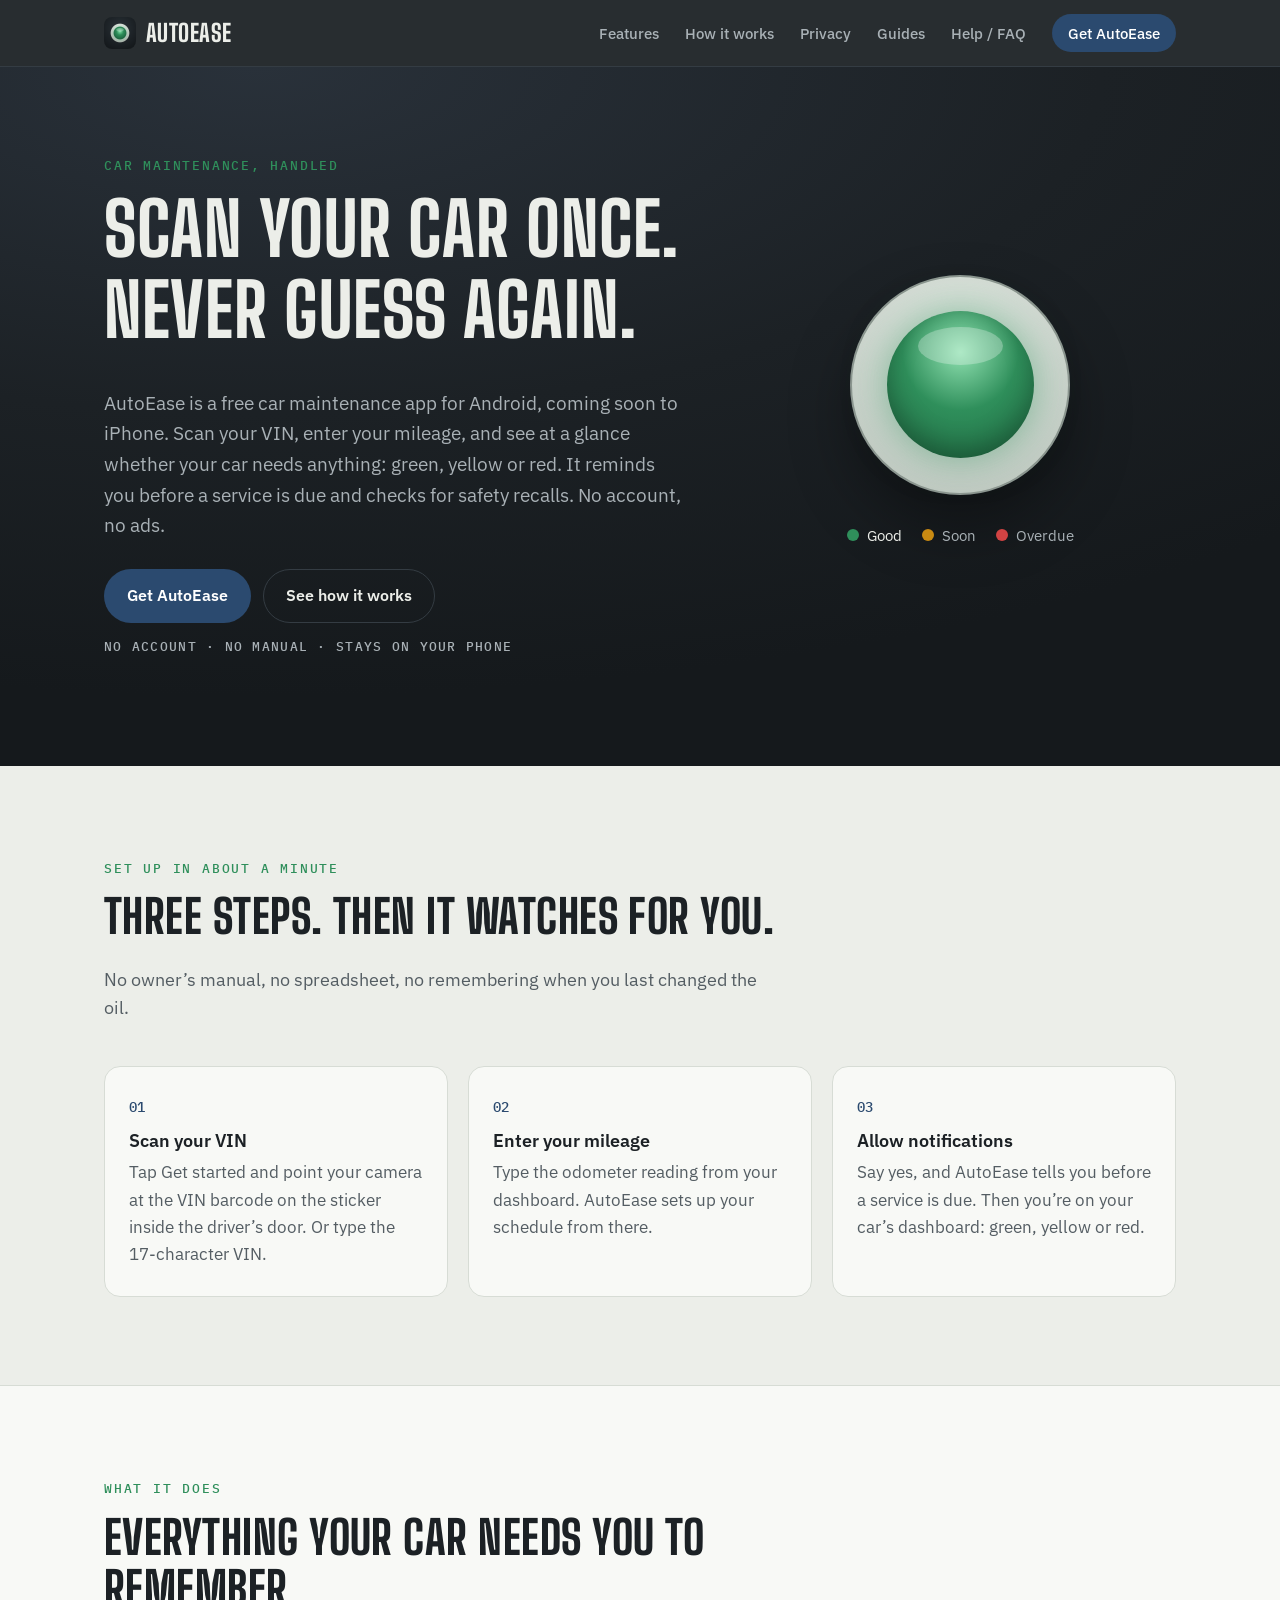
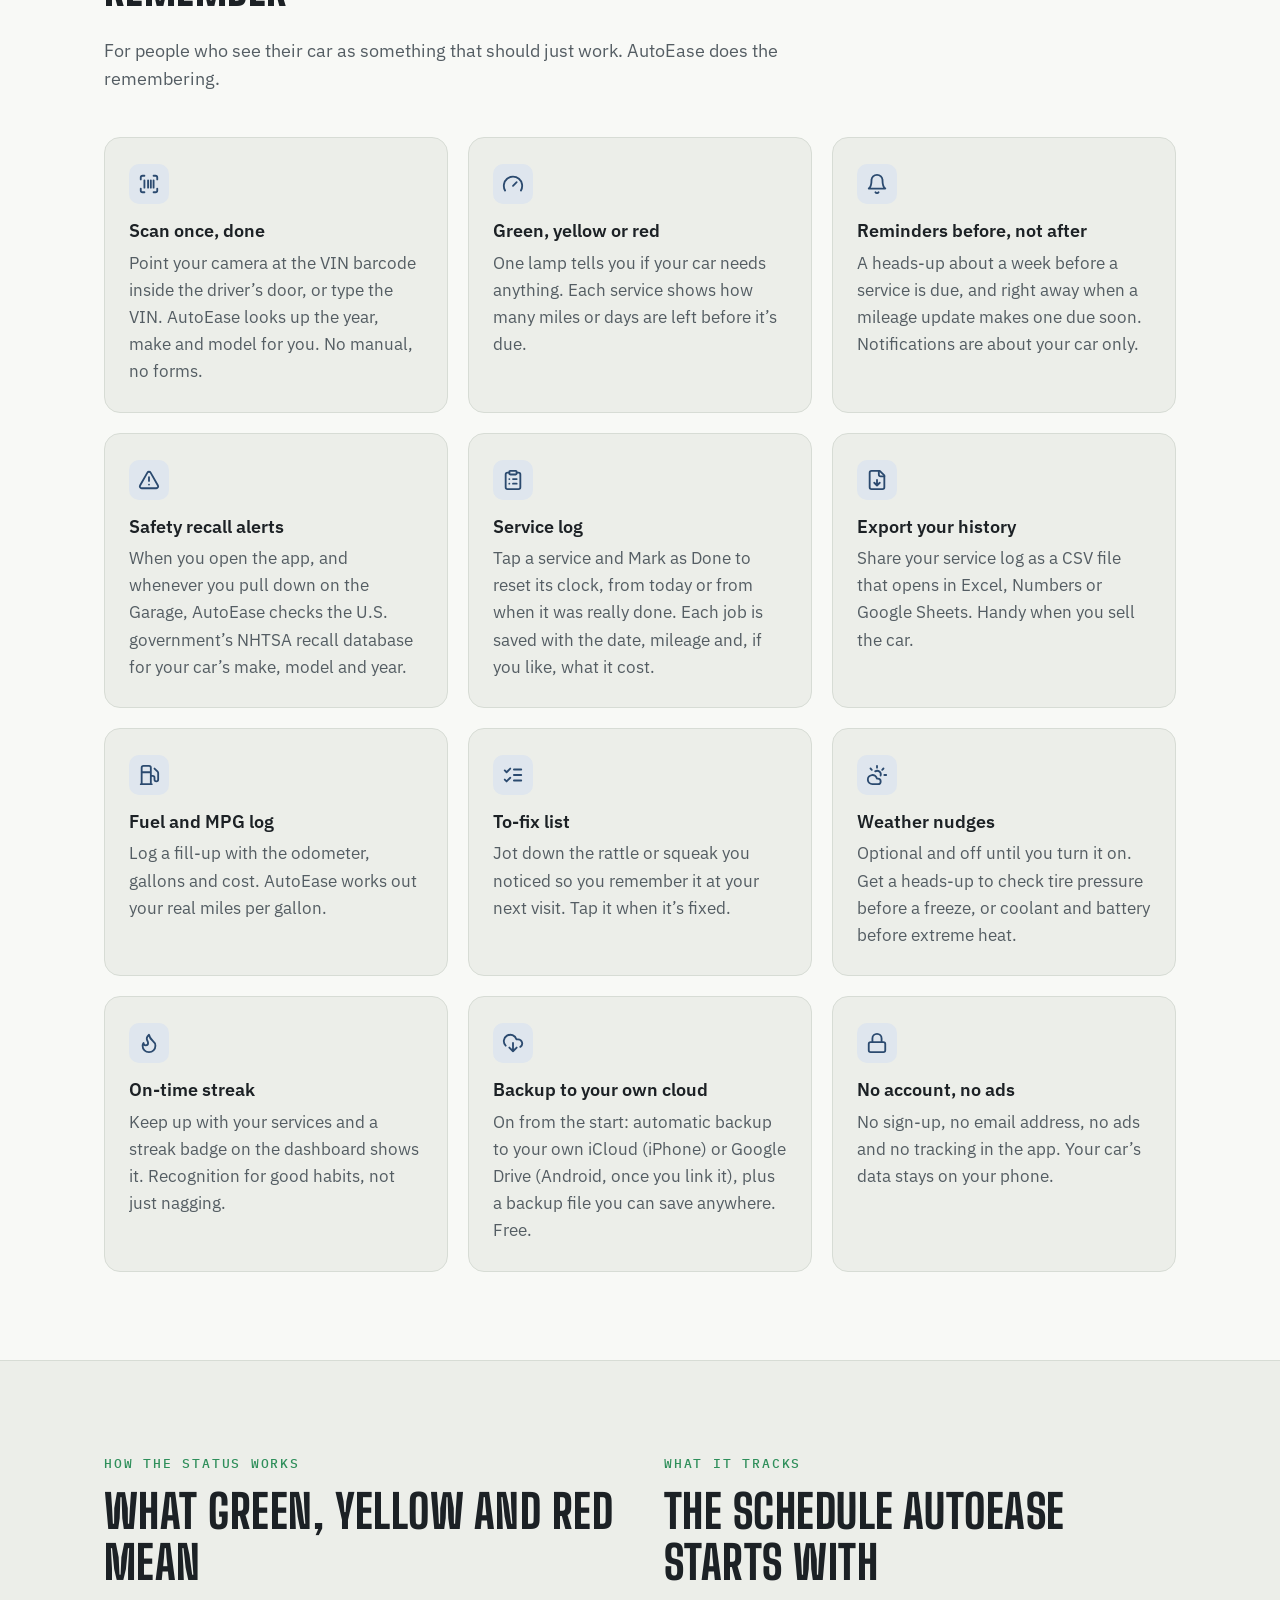
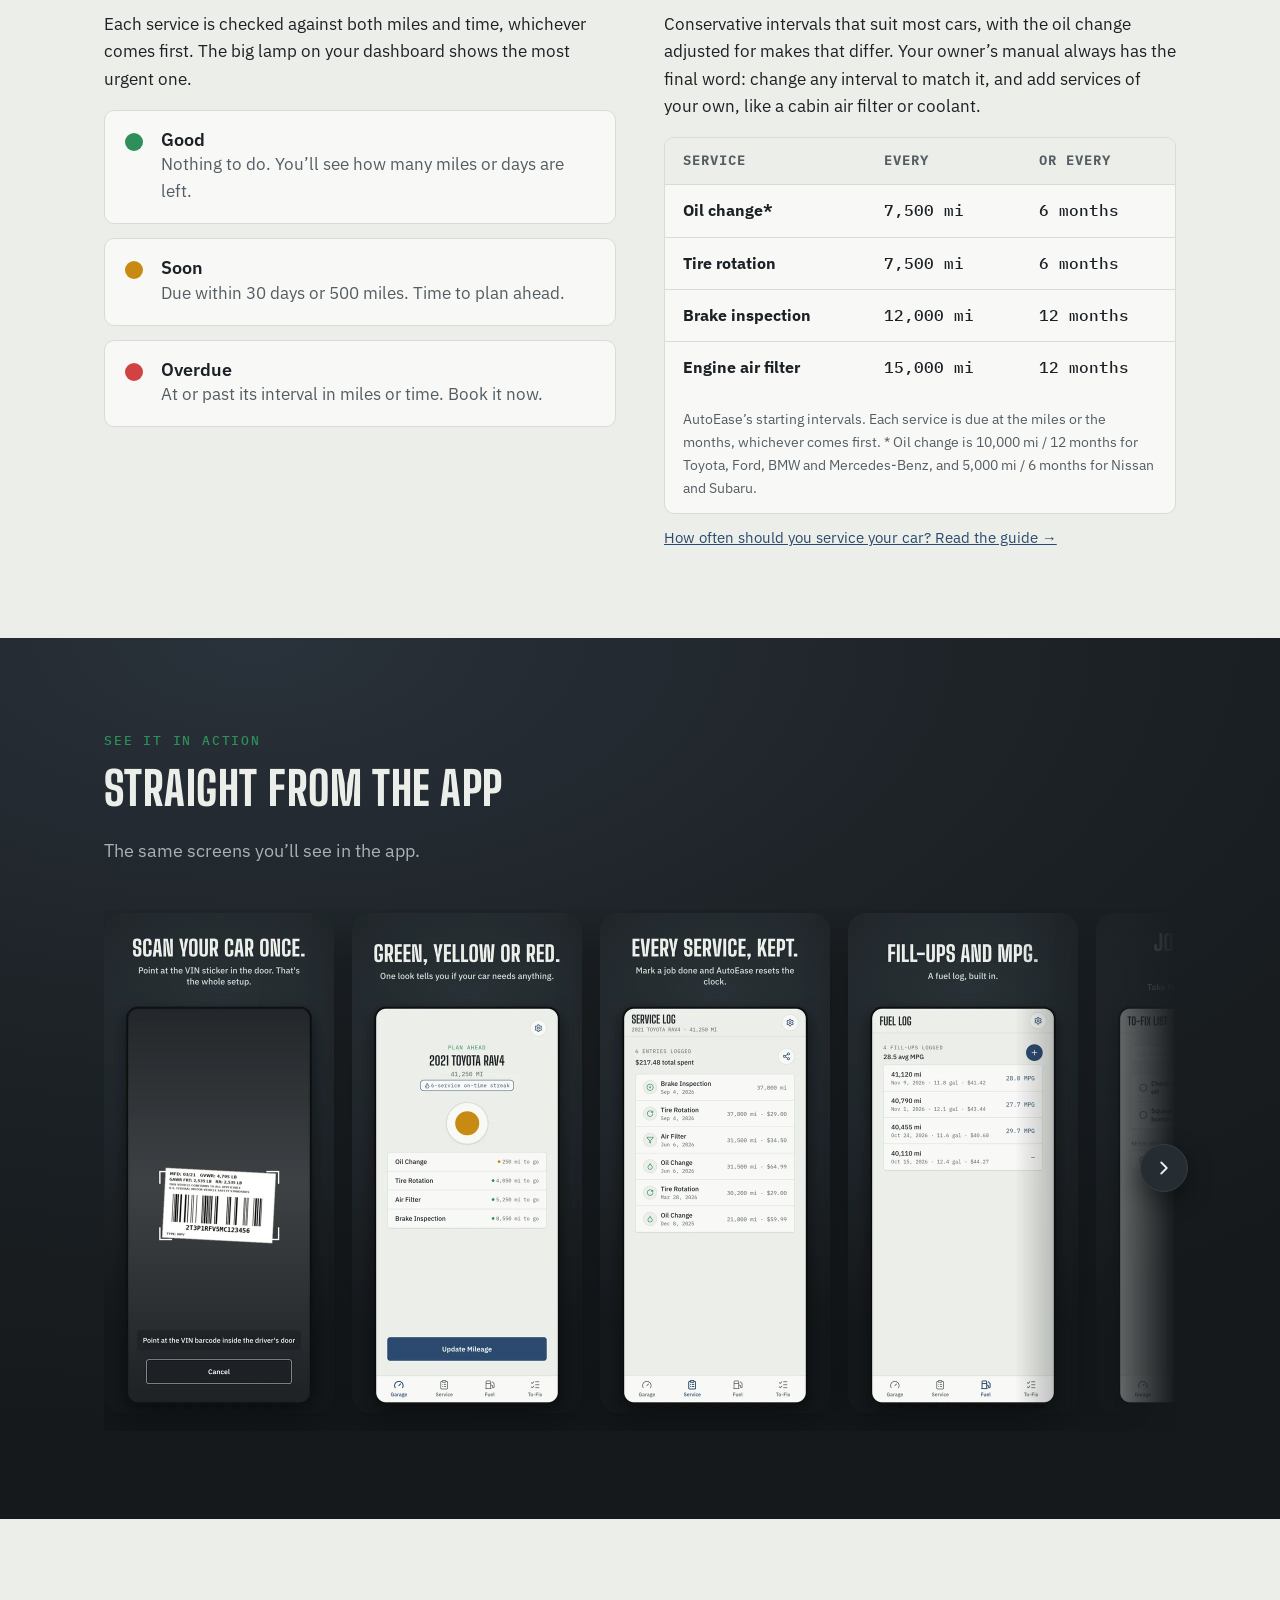
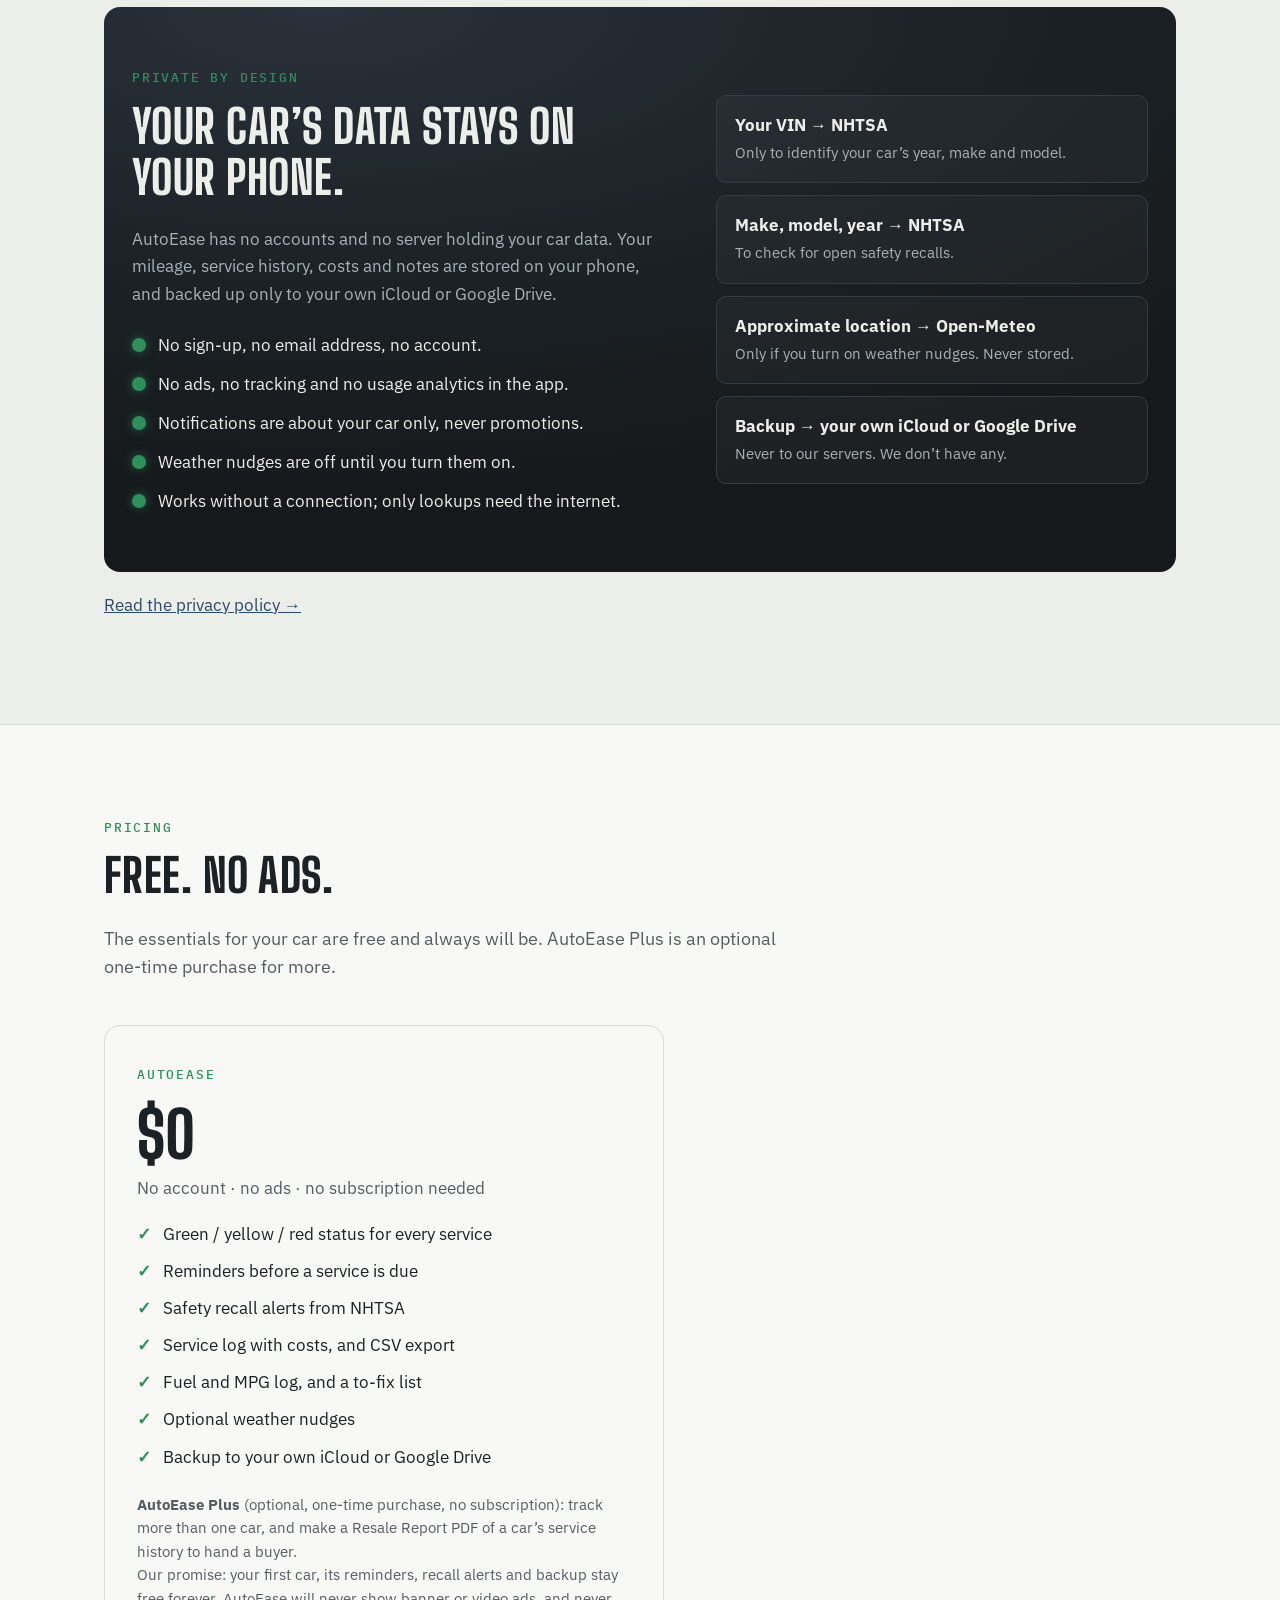
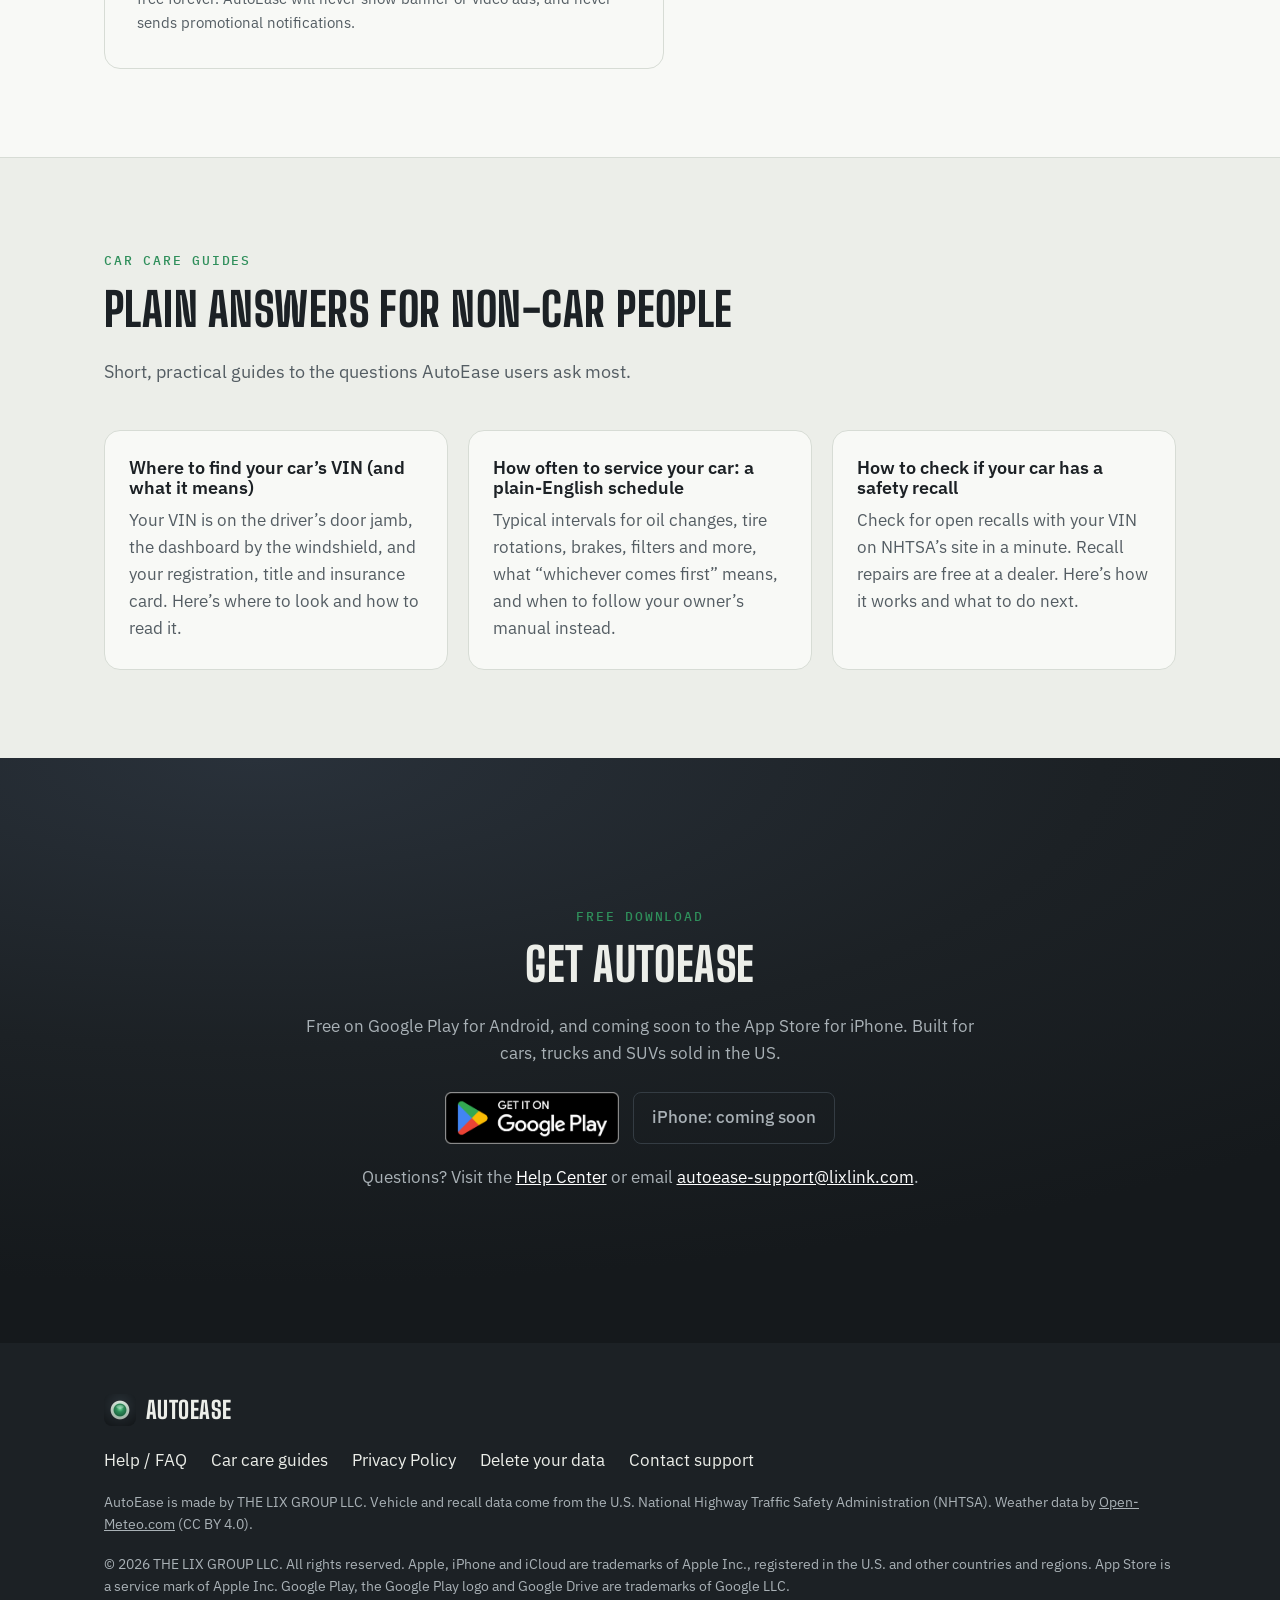
<file: index.html>
<!doctype html>
<html lang="en">
<head>
  <!-- GTM head: paste the Google Tag Manager <script> snippet here, first thing in <head> (README → Analytics). -->
  <meta charset="utf-8" />
  <meta name="viewport" content="width=device-width, initial-scale=1" />
  <meta name="theme-color" content="#1c2125" />
  <title>AutoEase: Car Maintenance Reminders, Free and Private</title>
  <meta name="description" content="Scan your VIN once and AutoEase tells you when your car needs anything: green, yellow or red status, service reminders, recall alerts and logs. Free, no account, no ads." />
  <link rel="canonical" href="https://autoease.lixlink.com/" />
  <meta property="og:site_name" content="AutoEase" />
  <meta property="og:type" content="website" />
  <meta property="og:url" content="https://autoease.lixlink.com/" />
  <meta property="og:title" content="AutoEase: Car Maintenance Reminders, Free and Private" />
  <meta property="og:description" content="Scan your VIN once and AutoEase tells you when your car needs anything: green, yellow or red status, service reminders, recall alerts and logs. Free, no account, no ads." />
  <meta property="og:image" content="https://autoease.lixlink.com/assets/img/og-image.png" />
  <meta property="og:image:type" content="image/png" />
  <meta property="og:image:width" content="1200" />
  <meta property="og:image:height" content="630" />
  <meta property="og:image:alt" content="AutoEase status lamp glowing green. Scan your car once. We&#x27;ll tell you when it needs anything." />
  <meta property="og:locale" content="en_US" />
  <meta name="twitter:card" content="summary_large_image" />
  <meta name="twitter:title" content="AutoEase: Car Maintenance Reminders, Free and Private" />
  <meta name="twitter:description" content="Scan your VIN once and AutoEase tells you when your car needs anything: green, yellow or red status, service reminders, recall alerts and logs. Free, no account, no ads." />
  <meta name="twitter:image" content="https://autoease.lixlink.com/assets/img/og-image.png" />
  <link rel="icon" type="image/png" sizes="32x32" href="/assets/img/favicon-32.png" />
  <link rel="icon" type="image/png" sizes="16x16" href="/assets/img/favicon-16.png" />
  <link rel="apple-touch-icon" href="/assets/img/apple-touch-icon.png" />
  <link rel="preload" href="/assets/fonts/big-shoulders-display.woff2" as="font" type="font/woff2" crossorigin />
  <link rel="preload" href="/assets/fonts/ibm-plex-sans.woff2" as="font" type="font/woff2" crossorigin />
  <link rel="stylesheet" href="/assets/css/style.css" />
  <script type="application/ld+json">
{
  "@context": "https://schema.org",
  "@graph": [
    {
      "@type": "Organization",
      "@id": "https://autoease.lixlink.com/#organization",
      "name": "THE LIX GROUP LLC",
      "url": "https://autoease.lixlink.com/",
      "logo": {
        "@type": "ImageObject",
        "url": "https://autoease.lixlink.com/assets/img/icon-512.png",
        "width": 512,
        "height": 512
      },
      "contactPoint": {
        "@type": "ContactPoint",
        "contactType": "customer support",
        "email": "autoease-support@lixlink.com",
        "availableLanguage": "en"
      }
    },
    {
      "@type": "WebSite",
      "@id": "https://autoease.lixlink.com/#website",
      "url": "https://autoease.lixlink.com/",
      "name": "AutoEase",
      "inLanguage": "en-US",
      "publisher": {
        "@id": "https://autoease.lixlink.com/#organization"
      }
    },
    {
      "@type": "MobileApplication",
      "@id": "https://autoease.lixlink.com/#app",
      "name": "AutoEase: Car Maintenance",
      "alternateName": "AutoEase",
      "description": "A free car maintenance app. Scan your car's VIN once and enter your mileage; AutoEase shows a green, yellow or red status for each service, reminds you before something is due, checks for open safety recalls, and keeps a service, fuel and to-fix log. No account and no ads; your data stays on your phone.",
      "applicationCategory": "UtilitiesApplication",
      "operatingSystem": "Android",
      "url": "https://autoease.lixlink.com/",
      "downloadUrl": [
        "https://play.google.com/store/apps/details?id=com.lixlink.autoease"
      ],
      "image": "https://autoease.lixlink.com/assets/img/og-image.png",
      "screenshot": [
        "https://autoease.lixlink.com/assets/img/screens/scan.webp",
        "https://autoease.lixlink.com/assets/img/screens/dashboard.webp",
        "https://autoease.lixlink.com/assets/img/screens/service-log.webp",
        "https://autoease.lixlink.com/assets/img/screens/fuel-log.webp",
        "https://autoease.lixlink.com/assets/img/screens/to-fix.webp",
        "https://autoease.lixlink.com/assets/img/screens/backup.webp"
      ],
      "inLanguage": "en-US",
      "countriesSupported": "US",
      "isAccessibleForFree": true,
      "offers": {
        "@type": "Offer",
        "price": "0",
        "priceCurrency": "USD"
      },
      "featureList": [
        "Scan once, done",
        "Green, yellow or red",
        "Reminders before, not after",
        "Safety recall alerts",
        "Service log",
        "Export your history",
        "Fuel and MPG log",
        "To-fix list",
        "Weather nudges",
        "On-time streak",
        "Backup to your own cloud",
        "No account, no ads"
      ],
      "publisher": {
        "@id": "https://autoease.lixlink.com/#organization"
      }
    },
    {
      "@type": "HowTo",
      "@id": "https://autoease.lixlink.com/#how-it-works",
      "name": "How to set up car maintenance reminders with AutoEase",
      "description": "Set up AutoEase in about a minute: scan your VIN, enter your mileage, allow notifications.",
      "totalTime": "PT1M",
      "tool": [
        {
          "@type": "HowToTool",
          "name": "AutoEase app"
        },
        {
          "@type": "HowToTool",
          "name": "Your car's VIN and odometer reading"
        }
      ],
      "step": [
        {
          "@type": "HowToStep",
          "position": 1,
          "name": "Scan your VIN",
          "text": "Tap Get started and point your camera at the VIN barcode on the sticker inside the driver’s door. Or type the 17-character VIN.",
          "url": "https://autoease.lixlink.com/#how-it-works"
        },
        {
          "@type": "HowToStep",
          "position": 2,
          "name": "Enter your mileage",
          "text": "Type the odometer reading from your dashboard. AutoEase sets up your schedule from there.",
          "url": "https://autoease.lixlink.com/#how-it-works"
        },
        {
          "@type": "HowToStep",
          "position": 3,
          "name": "Allow notifications",
          "text": "Say yes, and AutoEase tells you before a service is due. Then you’re on your car’s dashboard: green, yellow or red.",
          "url": "https://autoease.lixlink.com/#how-it-works"
        }
      ]
    },
    {
      "@type": "WebPage",
      "@id": "https://autoease.lixlink.com/#webpage",
      "url": "https://autoease.lixlink.com/",
      "name": "AutoEase: Car Maintenance Reminders, Free and Private",
      "isPartOf": {
        "@id": "https://autoease.lixlink.com/#website"
      },
      "about": {
        "@id": "https://autoease.lixlink.com/#app"
      },
      "primaryImageOfPage": "https://autoease.lixlink.com/assets/img/og-image.png",
      "dateModified": "2026-11-21",
      "inLanguage": "en-US"
    }
  ]
}
  </script>
</head>
<body>
  <!-- GTM body: paste the Google Tag Manager <noscript> snippet here, first thing in <body> (README → Analytics). -->
  <a class="skip-link" href="#main">Skip to content</a>
  <header class="site-header">
    <nav class="nav wrap" aria-label="Main">
      <a class="brand" href="/">
        <img src="/assets/img/icon-512.png" alt="" width="32" height="32" />
        <span>AutoEase</span>
      </a>
      <button class="nav-toggle" type="button" aria-label="Toggle navigation" aria-expanded="false" aria-controls="nav-links">☰</button>
      <ul class="nav-links" id="nav-links">
        <li><a href="/#features">Features</a></li>
        <li><a href="/#how-it-works">How it works</a></li>
        <li><a href="/#privacy">Privacy</a></li>
        <li><a href="/guides/">Guides</a></li>
        <li><a href="/faq.html">Help / FAQ</a></li>
        <li><a class="nav-cta" href="/#download">Get AutoEase</a></li>
      </ul>
    </nav>
  </header>
  <main id="main">
    <section class="hero dark">
      <div class="wrap hero-inner">
        <div>
          <span class="eyebrow">Car maintenance, handled</span>
          <h1>Scan your car once. Never guess again.</h1>
          <p class="lead">
            AutoEase is a free car maintenance app for Android, coming soon to iPhone. Scan your VIN, enter your
            mileage, and see at a glance whether your car needs anything: green, yellow or red. It
            reminds you before a service is due and checks for safety recalls. No account, no ads.
          </p>
          <div class="hero-actions">
            <a class="btn btn-primary" href="#download">Get AutoEase</a>
            <a class="btn btn-ghost" href="#how-it-works">See how it works</a>
          </div>
          <p class="hero-note">No account · No manual · Stays on your phone</p>
        </div>
        <div class="hero-art">
          <div class="telltale" role="img" aria-label="AutoEase status lamp: red for overdue, yellow for soon, green when nothing is needed."><div class="lamp"></div></div>
          <ul class="legend" aria-label="Status colors">
            <li><span class="dot good"></span>Good</li>
            <li><span class="dot soon"></span>Soon</li>
            <li><span class="dot overdue"></span>Overdue</li>
          </ul>
        </div>
      </div>
    </section>

    <section id="how-it-works">
      <div class="wrap">
        <div class="section-head">
          <span class="eyebrow">Set up in about a minute</span>
          <h2>Three steps. Then it watches for you.</h2>
          <p>No owner’s manual, no spreadsheet, no remembering when you last changed the oil.</p>
        </div>
        <ol class="steps">
          <li><h3>Scan your VIN</h3><p>Tap Get started and point your camera at the VIN barcode on the sticker inside the driver’s door. Or type the 17-character VIN.</p></li>
          <li><h3>Enter your mileage</h3><p>Type the odometer reading from your dashboard. AutoEase sets up your schedule from there.</p></li>
          <li><h3>Allow notifications</h3><p>Say yes, and AutoEase tells you before a service is due. Then you’re on your car’s dashboard: green, yellow or red.</p></li>
        </ol>
      </div>
    </section>

    <section id="features" class="alt">
      <div class="wrap">
        <div class="section-head">
          <span class="eyebrow">What it does</span>
          <h2>Everything your car needs you to remember</h2>
          <p>For people who see their car as something that should just work. AutoEase does the remembering.</p>
        </div>
        <div class="grid">
          <div class="card">
            <div class="icon"><svg viewBox="0 0 24 24" fill="none" stroke="currentColor" stroke-width="2" stroke-linecap="round" stroke-linejoin="round" aria-hidden="true"><path d="M3 7V5a2 2 0 0 1 2-2h2M17 3h2a2 2 0 0 1 2 2v2M21 17v2a2 2 0 0 1-2 2h-2M7 21H5a2 2 0 0 1-2-2v-2M7 8v8M11 8v8M14 8v8M17 8v8"/></svg></div>
            <h3>Scan once, done</h3>
            <p>Point your camera at the VIN barcode inside the driver’s door, or type the VIN. AutoEase looks up the year, make and model for you. No manual, no forms.</p>
          </div>
          <div class="card">
            <div class="icon"><svg viewBox="0 0 24 24" fill="none" stroke="currentColor" stroke-width="2" stroke-linecap="round" stroke-linejoin="round" aria-hidden="true"><path d="m12 14 4-4"/><path d="M3.34 19a10 10 0 1 1 17.32 0"/></svg></div>
            <h3>Green, yellow or red</h3>
            <p>One lamp tells you if your car needs anything. Each service shows how many miles or days are left before it’s due.</p>
          </div>
          <div class="card">
            <div class="icon"><svg viewBox="0 0 24 24" fill="none" stroke="currentColor" stroke-width="2" stroke-linecap="round" stroke-linejoin="round" aria-hidden="true"><path d="M6 8a6 6 0 0 1 12 0c0 7 3 9 3 9H3s3-2 3-9"/><path d="M10.3 21a1.94 1.94 0 0 0 3.4 0"/></svg></div>
            <h3>Reminders before, not after</h3>
            <p>A heads-up about a week before a service is due, and right away when a mileage update makes one due soon. Notifications are about your car only.</p>
          </div>
          <div class="card">
            <div class="icon"><svg viewBox="0 0 24 24" fill="none" stroke="currentColor" stroke-width="2" stroke-linecap="round" stroke-linejoin="round" aria-hidden="true"><path d="m21.73 18-8-14a2 2 0 0 0-3.48 0l-8 14A2 2 0 0 0 4 21h16a2 2 0 0 0 1.73-3"/><path d="M12 9v4M12 17h.01"/></svg></div>
            <h3>Safety recall alerts</h3>
            <p>When you open the app, and whenever you pull down on the Garage, AutoEase checks the U.S. government’s NHTSA recall database for your car’s make, model and year.</p>
          </div>
          <div class="card">
            <div class="icon"><svg viewBox="0 0 24 24" fill="none" stroke="currentColor" stroke-width="2" stroke-linecap="round" stroke-linejoin="round" aria-hidden="true"><rect width="8" height="4" x="8" y="2" rx="1"/><path d="M16 4h2a2 2 0 0 1 2 2v14a2 2 0 0 1-2 2H6a2 2 0 0 1-2-2V6a2 2 0 0 1 2-2h2M12 11h4M12 16h4M8 11h.01M8 16h.01"/></svg></div>
            <h3>Service log</h3>
            <p>Tap a service and Mark as Done to reset its clock, from today or from when it was really done. Each job is saved with the date, mileage and, if you like, what it cost.</p>
          </div>
          <div class="card">
            <div class="icon"><svg viewBox="0 0 24 24" fill="none" stroke="currentColor" stroke-width="2" stroke-linecap="round" stroke-linejoin="round" aria-hidden="true"><path d="M15 2H6a2 2 0 0 0-2 2v16a2 2 0 0 0 2 2h12a2 2 0 0 0 2-2V7Z"/><path d="M14 2v4a2 2 0 0 0 2 2h4M12 18v-6M9 15l3 3 3-3"/></svg></div>
            <h3>Export your history</h3>
            <p>Share your service log as a CSV file that opens in Excel, Numbers or Google Sheets. Handy when you sell the car.</p>
          </div>
          <div class="card">
            <div class="icon"><svg viewBox="0 0 24 24" fill="none" stroke="currentColor" stroke-width="2" stroke-linecap="round" stroke-linejoin="round" aria-hidden="true"><path d="M3 22h12M4 9h10M14 22V4a2 2 0 0 0-2-2H6a2 2 0 0 0-2 2v18M14 13h2a2 2 0 0 1 2 2v2a2 2 0 0 0 4 0V9.83a2 2 0 0 0-.59-1.42L18 5"/></svg></div>
            <h3>Fuel and MPG log</h3>
            <p>Log a fill-up with the odometer, gallons and cost. AutoEase works out your real miles per gallon.</p>
          </div>
          <div class="card">
            <div class="icon"><svg viewBox="0 0 24 24" fill="none" stroke="currentColor" stroke-width="2" stroke-linecap="round" stroke-linejoin="round" aria-hidden="true"><path d="m3 17 2 2 4-4M3 7l2 2 4-4M13 6h8M13 12h8M13 18h8"/></svg></div>
            <h3>To-fix list</h3>
            <p>Jot down the rattle or squeak you noticed so you remember it at your next visit. Tap it when it’s fixed.</p>
          </div>
          <div class="card">
            <div class="icon"><svg viewBox="0 0 24 24" fill="none" stroke="currentColor" stroke-width="2" stroke-linecap="round" stroke-linejoin="round" aria-hidden="true"><path d="M12 2v2M4.93 4.93l1.41 1.41M20 12h2M19.07 4.93l-1.41 1.41M15.95 12.65a4 4 0 0 0-5.93-4.61"/><path d="M13 22H7a5 5 0 1 1 4.9-6H13a3 3 0 0 1 0 6Z"/></svg></div>
            <h3>Weather nudges</h3>
            <p>Optional and off until you turn it on. Get a heads-up to check tire pressure before a freeze, or coolant and battery before extreme heat.</p>
          </div>
          <div class="card">
            <div class="icon"><svg viewBox="0 0 24 24" fill="none" stroke="currentColor" stroke-width="2" stroke-linecap="round" stroke-linejoin="round" aria-hidden="true"><path d="M8.5 14.5A2.5 2.5 0 0 0 11 12c0-1.38-.5-2-1-3-1.07-2.14-.22-4.05 2-6 .5 2.5 2 4.9 4 6.5 2 1.6 3 3.5 3 5.5a7 7 0 1 1-14 0c0-1.15.43-2.29 1-3a2.5 2.5 0 0 0 2.5 2.5z"/></svg></div>
            <h3>On-time streak</h3>
            <p>Keep up with your services and a streak badge on the dashboard shows it. Recognition for good habits, not just nagging.</p>
          </div>
          <div class="card">
            <div class="icon"><svg viewBox="0 0 24 24" fill="none" stroke="currentColor" stroke-width="2" stroke-linecap="round" stroke-linejoin="round" aria-hidden="true"><path d="M4 14.9A7 7 0 1 1 15.7 8h1.8a4.5 4.5 0 0 1 2.5 8.24M12 12v9M8 17l4 4 4-4"/></svg></div>
            <h3>Backup to your own cloud</h3>
            <p>On from the start: automatic backup to your own iCloud (iPhone) or Google Drive (Android, once you link it), plus a backup file you can save anywhere. Free.</p>
          </div>
          <div class="card">
            <div class="icon"><svg viewBox="0 0 24 24" fill="none" stroke="currentColor" stroke-width="2" stroke-linecap="round" stroke-linejoin="round" aria-hidden="true"><rect width="18" height="11" x="3" y="11" rx="2"/><path d="M7 11V7a5 5 0 0 1 10 0v4"/></svg></div>
            <h3>No account, no ads</h3>
            <p>No sign-up, no email address, no ads and no tracking in the app. Your car’s data stays on your phone.</p>
          </div>
        </div>
      </div>
    </section>

    <section id="status">
      <div class="wrap two-col">
        <div>
          <span class="eyebrow">How the status works</span>
          <h2>What green, yellow and red mean</h2>
          <p>Each service is checked against both miles and time, whichever comes first. The big lamp on your dashboard shows the most urgent one.</p>
          <div class="status-rows">
            <div class="status-row"><span class="dot good"></span><div><h3>Good</h3><p>Nothing to do. You’ll see how many miles or days are left.</p></div></div>
            <div class="status-row"><span class="dot soon"></span><div><h3>Soon</h3><p>Due within 30 days or 500 miles. Time to plan ahead.</p></div></div>
            <div class="status-row"><span class="dot overdue"></span><div><h3>Overdue</h3><p>At or past its interval in miles or time. Book it now.</p></div></div>
          </div>
        </div>
        <div>
          <span class="eyebrow">What it tracks</span>
          <h2>The schedule AutoEase starts with</h2>
          <p>Conservative intervals that suit most cars, with the oil change adjusted for makes that differ. Your owner’s manual always has the final word: change any interval to match it, and add services of your own, like a cabin air filter or coolant.</p>
        <div class="table-wrap">
          <table>
            <caption>AutoEase’s starting intervals. Each service is due at the miles or the months, whichever comes first. * Oil change is 10,000 mi / 12 months for Toyota, Ford, BMW and Mercedes-Benz, and 5,000 mi / 6 months for Nissan and Subaru. </caption>
            <thead><tr><th scope="col">Service</th><th scope="col">Every</th><th scope="col">Or every</th></tr></thead>
            <tbody>
            <tr><th scope="row">Oil change*</th><td class="num">7,500 mi</td><td class="num">6 months</td></tr>
            <tr><th scope="row">Tire rotation</th><td class="num">7,500 mi</td><td class="num">6 months</td></tr>
            <tr><th scope="row">Brake inspection</th><td class="num">12,000 mi</td><td class="num">12 months</td></tr>
            <tr><th scope="row">Engine air filter</th><td class="num">15,000 mi</td><td class="num">12 months</td></tr>
            </tbody>
          </table>
        </div>
          <p class="fineprint" style="margin-top:12px"><a href="/guides/car-maintenance-schedule.html">How often should you service your car? Read the guide →</a></p>
        </div>
      </div>
    </section>

    <section id="screenshots" class="dark">
      <div class="wrap">
        <div class="section-head">
          <span class="eyebrow">See it in action</span>
          <h2>Straight from the app</h2>
          <p>The same screens you’ll see in the app.</p>
        </div>
        <div class="carousel">
        <ul class="shots" id="shots" tabindex="0" aria-label="App screenshots">
          <li><img src="/assets/img/screens/scan.webp" width="230" height="500" loading="lazy" alt="Scan your VIN: the AutoEase scanner reading the VIN barcode on a driver’s door sticker." /></li>
          <li><img src="/assets/img/screens/dashboard.webp" width="230" height="500" loading="lazy" alt="Green, yellow or red: the Garage dashboard for a 2021 Toyota RAV4 with an amber status lamp, an open recall banner and four services with miles to go." /></li>
          <li><img src="/assets/img/screens/service-log.webp" width="230" height="500" loading="lazy" alt="Service log: past services with dates, mileage and costs, and a lifetime total." /></li>
          <li><img src="/assets/img/screens/fuel-log.webp" width="230" height="500" loading="lazy" alt="Fuel log: fill-ups with odometer, gallons and cost, and the calculated miles per gallon." /></li>
          <li><img src="/assets/img/screens/to-fix.webp" width="230" height="500" loading="lazy" alt="To-fix list: notes like a squeaky brake, with resolved notes kept below." /></li>
          <li><img src="/assets/img/screens/backup.webp" width="230" height="500" loading="lazy" alt="Backup: automatic backup to your own cloud, plus export and import of a backup file." /></li>
        </ul>
        </div>
      </div>
    </section>

    <section id="privacy">
      <div class="wrap">
        <div class="cta-band dark band-inner" style="text-align:left">
          <div>
            <span class="eyebrow">Private by design</span>
            <h2>Your car’s data stays on your phone.</h2>
            <p>AutoEase has no accounts and no server holding your car data. Your mileage, service history, costs and notes are stored on your phone, and backed up only to your own iCloud or Google Drive.</p>
            <ul class="checklist">
              <li>No sign-up, no email address, no account.</li>
              <li>No ads, no tracking and no usage analytics in the app.</li>
              <li>Notifications are about your car only, never promotions.</li>
              <li>Weather nudges are off until you turn them on.</li>
              <li>Works without a connection; only lookups need the internet.</li>
            </ul>
          </div>
          <div class="data-flow" aria-label="What leaves your phone">
            <div><strong>Your VIN → NHTSA</strong><span>Only to identify your car’s year, make and model.</span></div>
            <div><strong>Make, model, year → NHTSA</strong><span>To check for open safety recalls.</span></div>
            <div><strong>Approximate location → Open-Meteo</strong><span>Only if you turn on weather nudges. Never stored.</span></div>
            <div><strong>Backup → your own iCloud or Google Drive</strong><span>Never to our servers. We don’t have any.</span></div>
          </div>
        </div>
        <p style="margin-top:20px"><a href="/privacy.html">Read the privacy policy →</a></p>
      </div>
    </section>

    <section id="pricing" class="alt">
      <div class="wrap">
        <div class="section-head">
          <span class="eyebrow">Pricing</span>
          <h2>Free. No ads.</h2>
          <p>The essentials for your car are free and always will be. AutoEase Plus is an optional one-time purchase for more.</p>
        </div>
        <div class="pricing-card">
          <div class="eyebrow">AutoEase</div>
          <div class="price">$0</div>
          <div class="price-note">No account · no ads · no subscription needed</div>
          <ul class="pricing-list">
            <li>Green / yellow / red status for every service</li>
            <li>Reminders before a service is due</li>
            <li>Safety recall alerts from NHTSA</li>
            <li>Service log with costs, and CSV export</li>
            <li>Fuel and MPG log, and a to-fix list</li>
            <li>Optional weather nudges</li>
            <li>Backup to your own iCloud or Google Drive</li>
          </ul>
          <p class="fineprint"><strong>AutoEase Plus</strong> (optional, one-time purchase, no subscription): track more than one car, and make a Resale Report PDF of a car’s service history to hand a buyer.</p>
          <p class="fineprint">Our promise: your first car, its reminders, recall alerts and backup stay free forever. AutoEase will never show banner or video ads, and never sends promotional notifications.</p>
        </div>
      </div>
    </section>

    <section id="guides">
      <div class="wrap">
        <div class="section-head">
          <span class="eyebrow">Car care guides</span>
          <h2>Plain answers for non-car people</h2>
          <p>Short, practical guides to the questions AutoEase users ask most.</p>
        </div>
        <ul class="guide-list">
          <li><a class="card" href="/guides/find-your-vin.html"><h3>Where to find your car’s VIN (and what it means)</h3><p>Your VIN is on the driver’s door jamb, the dashboard by the windshield, and your registration, title and insurance card. Here’s where to look and how to read it.</p></a></li>
          <li><a class="card" href="/guides/car-maintenance-schedule.html"><h3>How often to service your car: a plain-English schedule</h3><p>Typical intervals for oil changes, tire rotations, brakes, filters and more, what “whichever comes first” means, and when to follow your owner’s manual instead.</p></a></li>
          <li><a class="card" href="/guides/check-car-recalls.html"><h3>How to check if your car has a safety recall</h3><p>Check for open recalls with your VIN on NHTSA’s site in a minute. Recall repairs are free at a dealer. Here’s how it works and what to do next.</p></a></li>
        </ul>
      </div>
    </section>

    <section id="download" class="dark">
      <div class="wrap">
        <div class="cta-band">
          <span class="eyebrow">Free download</span>
          <h2>Get AutoEase</h2>
          <p>Free on Google Play for Android, and coming soon to the App Store for iPhone. Built for cars, trucks and SUVs sold in the US.</p>
          <div class="store-badges">
            <a class="store-badge" href="https://play.google.com/store/apps/details?id=com.lixlink.autoease&amp;utm_source=autoease.lixlink.com&amp;utm_medium=website&amp;utm_campaign=site_download&amp;referrer=utm_source%3Dautoease.lixlink.com%26utm_medium%3Dwebsite%26utm_campaign%3Dsite_download%26utm_content%3Ddownload_section" rel="noopener" aria-label="Get AutoEase on Google Play">
              <img src="/assets/img/badge-google-play.png" width="175" height="52" loading="lazy" alt="Get it on Google Play" />
            </a>
            <span class="store-soon-pill">iPhone: coming soon</span>
          </div>
          <p>Questions? Visit the <a href="/faq.html" style="color:#fff">Help Center</a> or email <a href="mailto:autoease-support@lixlink.com" style="color:#fff">autoease-support@lixlink.com</a>.</p>
        </div>
      </div>
    </section>
  </main>
  <footer>
    <div class="wrap footer-inner">
      <a class="brand" href="/">
        <img src="/assets/img/icon-512.png" alt="" width="28" height="28" />
        <span>AutoEase</span>
      </a>
      <ul class="footer-links">
        <li><a href="/faq.html">Help / FAQ</a></li>
        <li><a href="/guides/">Car care guides</a></li>
        <li><a href="/privacy.html">Privacy Policy</a></li>
        <li><a href="/delete-data.html">Delete your data</a></li>
        <li><a href="mailto:autoease-support@lixlink.com">Contact support</a></li>
      </ul>
      <p class="footer-copy">AutoEase is made by THE LIX GROUP LLC. Vehicle and recall data come from the U.S. National Highway Traffic Safety Administration (NHTSA). Weather data by <a href="https://open-meteo.com/" rel="noopener" style="color:inherit">Open-Meteo.com</a> (CC BY 4.0).</p>
      <p class="footer-copy">© <span id="year">2026</span> THE LIX GROUP LLC. All rights reserved. Apple, iPhone and iCloud are trademarks of Apple Inc., registered in the U.S. and other countries and regions. App Store is a service mark of Apple Inc. Google Play, the Google Play logo and Google Drive are trademarks of Google LLC.</p>
    </div>
  </footer>

  <script>document.getElementById('year').textContent = new Date().getFullYear();</script>
  <script src="/assets/js/main.js" defer></script>
</body>
</html>
</file>
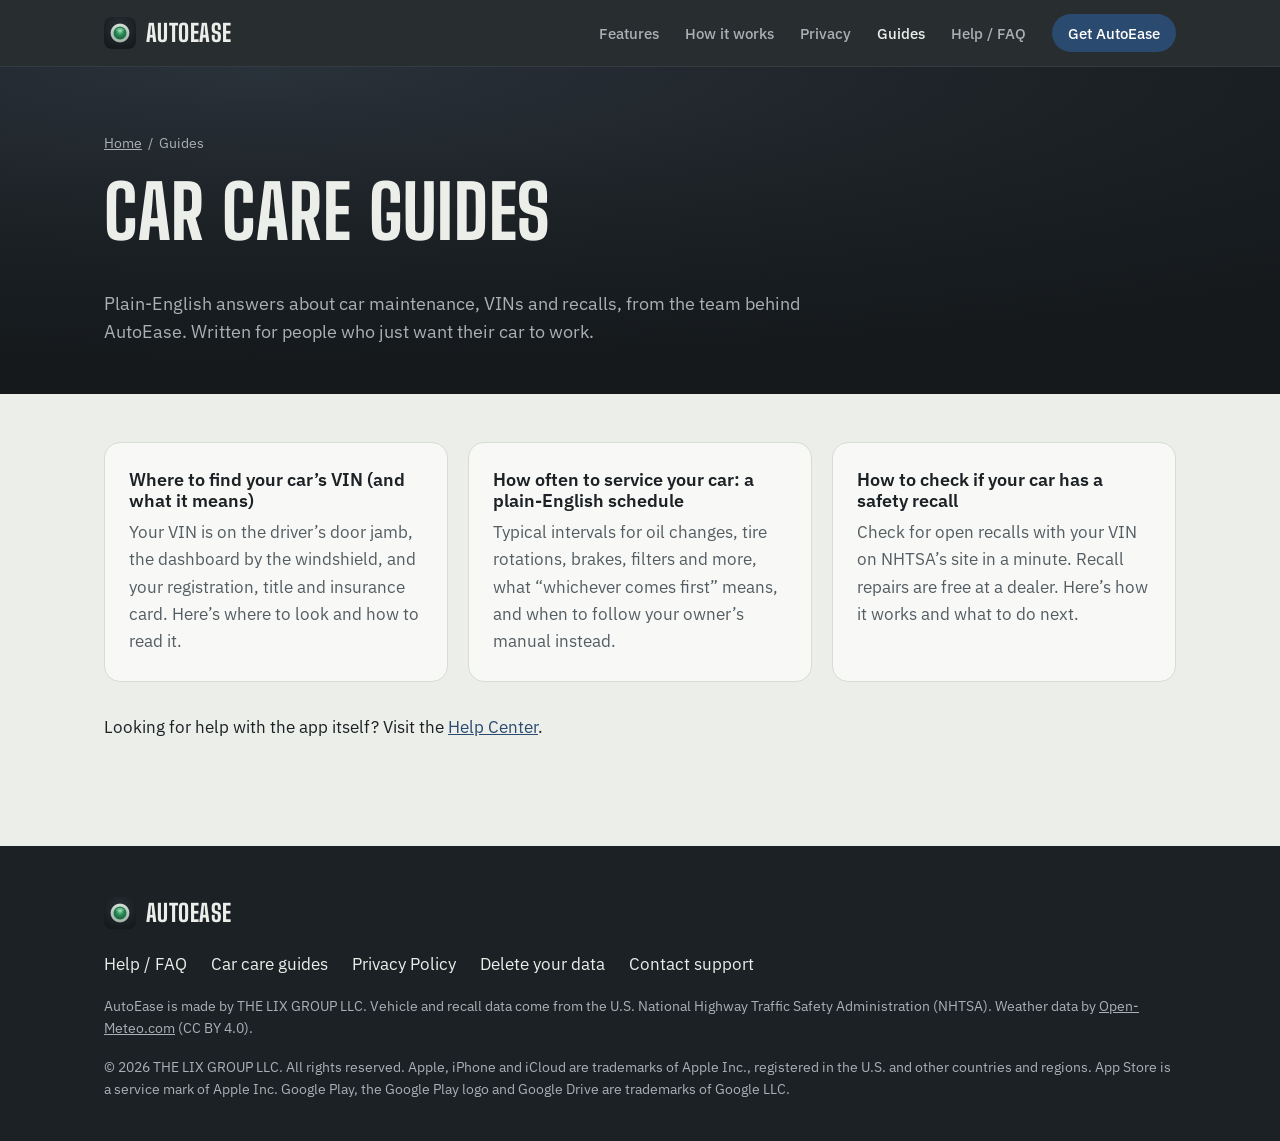
<file: guides/index.html>
<!doctype html>
<html lang="en">
<head>
  <!-- GTM head: paste the Google Tag Manager <script> snippet here, first thing in <head> (README → Analytics). -->
  <meta charset="utf-8" />
  <meta name="viewport" content="width=device-width, initial-scale=1" />
  <meta name="theme-color" content="#1c2125" />
  <title>Car Care Guides | AutoEase</title>
  <meta name="description" content="Plain-English guides to car maintenance schedules, finding your VIN and checking for safety recalls, from the team behind AutoEase." />
  <link rel="canonical" href="https://autoease.lixlink.com/guides/" />
  <meta property="og:site_name" content="AutoEase" />
  <meta property="og:type" content="website" />
  <meta property="og:url" content="https://autoease.lixlink.com/guides/" />
  <meta property="og:title" content="Car Care Guides | AutoEase" />
  <meta property="og:description" content="Plain-English guides to car maintenance schedules, finding your VIN and checking for safety recalls, from the team behind AutoEase." />
  <meta property="og:image" content="https://autoease.lixlink.com/assets/img/og-image.png" />
  <meta property="og:image:type" content="image/png" />
  <meta property="og:image:width" content="1200" />
  <meta property="og:image:height" content="630" />
  <meta property="og:image:alt" content="AutoEase status lamp glowing green. Scan your car once. We&#x27;ll tell you when it needs anything." />
  <meta property="og:locale" content="en_US" />
  <meta name="twitter:card" content="summary_large_image" />
  <meta name="twitter:title" content="Car Care Guides | AutoEase" />
  <meta name="twitter:description" content="Plain-English guides to car maintenance schedules, finding your VIN and checking for safety recalls, from the team behind AutoEase." />
  <meta name="twitter:image" content="https://autoease.lixlink.com/assets/img/og-image.png" />
  <link rel="icon" type="image/png" sizes="32x32" href="/assets/img/favicon-32.png" />
  <link rel="icon" type="image/png" sizes="16x16" href="/assets/img/favicon-16.png" />
  <link rel="apple-touch-icon" href="/assets/img/apple-touch-icon.png" />
  <link rel="preload" href="/assets/fonts/big-shoulders-display.woff2" as="font" type="font/woff2" crossorigin />
  <link rel="preload" href="/assets/fonts/ibm-plex-sans.woff2" as="font" type="font/woff2" crossorigin />
  <link rel="stylesheet" href="/assets/css/style.css" />
  <script type="application/ld+json">
{
  "@context": "https://schema.org",
  "@graph": [
    {
      "@type": "Organization",
      "@id": "https://autoease.lixlink.com/#organization",
      "name": "THE LIX GROUP LLC",
      "url": "https://autoease.lixlink.com/",
      "logo": {
        "@type": "ImageObject",
        "url": "https://autoease.lixlink.com/assets/img/icon-512.png",
        "width": 512,
        "height": 512
      },
      "contactPoint": {
        "@type": "ContactPoint",
        "contactType": "customer support",
        "email": "autoease-support@lixlink.com",
        "availableLanguage": "en"
      }
    },
    {
      "@type": "CollectionPage",
      "@id": "https://autoease.lixlink.com/guides/#page",
      "url": "https://autoease.lixlink.com/guides/",
      "name": "Car care guides",
      "isPartOf": {
        "@id": "https://autoease.lixlink.com/#website"
      },
      "inLanguage": "en-US",
      "mainEntity": {
        "@type": "ItemList",
        "itemListElement": [
          {
            "@type": "ListItem",
            "position": 1,
            "url": "https://autoease.lixlink.com/guides/find-your-vin.html",
            "name": "Where to find your car’s VIN (and what it means)"
          },
          {
            "@type": "ListItem",
            "position": 2,
            "url": "https://autoease.lixlink.com/guides/car-maintenance-schedule.html",
            "name": "How often to service your car: a plain-English schedule"
          },
          {
            "@type": "ListItem",
            "position": 3,
            "url": "https://autoease.lixlink.com/guides/check-car-recalls.html",
            "name": "How to check if your car has a safety recall"
          }
        ]
      }
    },
    {
      "@type": "BreadcrumbList",
      "itemListElement": [
        {
          "@type": "ListItem",
          "position": 1,
          "name": "Home",
          "item": "https://autoease.lixlink.com/"
        },
        {
          "@type": "ListItem",
          "position": 2,
          "name": "Guides",
          "item": "https://autoease.lixlink.com/guides/"
        }
      ]
    }
  ]
}
  </script>
</head>
<body>
  <!-- GTM body: paste the Google Tag Manager <noscript> snippet here, first thing in <body> (README → Analytics). -->
  <a class="skip-link" href="#main">Skip to content</a>
  <header class="site-header">
    <nav class="nav wrap" aria-label="Main">
      <a class="brand" href="/">
        <img src="/assets/img/icon-512.png" alt="" width="32" height="32" />
        <span>AutoEase</span>
      </a>
      <button class="nav-toggle" type="button" aria-label="Toggle navigation" aria-expanded="false" aria-controls="nav-links">☰</button>
      <ul class="nav-links" id="nav-links">
        <li><a href="/#features">Features</a></li>
        <li><a href="/#how-it-works">How it works</a></li>
        <li><a href="/#privacy">Privacy</a></li>
        <li><a href="/guides/" aria-current="page">Guides</a></li>
        <li><a href="/faq.html">Help / FAQ</a></li>
        <li><a class="nav-cta" href="/#download">Get AutoEase</a></li>
      </ul>
    </nav>
  </header>
  <main id="main">
    <div class="page-hero dark">
      <div class="wrap">
        <ol class="breadcrumb"><li><a href="/">Home</a></li><li aria-current="page">Guides</li></ol>
        <h1>Car care guides</h1>
        <p>Plain-English answers about car maintenance, VINs and recalls, from the team behind AutoEase. Written for people who just want their car to work.</p>
      </div>
    </div>
    <div class="wrap" style="padding-top:48px;padding-bottom:88px">
        <ul class="guide-list">
          <li><a class="card" href="/guides/find-your-vin.html"><h3>Where to find your car’s VIN (and what it means)</h3><p>Your VIN is on the driver’s door jamb, the dashboard by the windshield, and your registration, title and insurance card. Here’s where to look and how to read it.</p></a></li>
          <li><a class="card" href="/guides/car-maintenance-schedule.html"><h3>How often to service your car: a plain-English schedule</h3><p>Typical intervals for oil changes, tire rotations, brakes, filters and more, what “whichever comes first” means, and when to follow your owner’s manual instead.</p></a></li>
          <li><a class="card" href="/guides/check-car-recalls.html"><h3>How to check if your car has a safety recall</h3><p>Check for open recalls with your VIN on NHTSA’s site in a minute. Recall repairs are free at a dealer. Here’s how it works and what to do next.</p></a></li>
        </ul>
      <p style="margin-top:32px">Looking for help with the app itself? Visit the <a href="/faq.html">Help Center</a>.</p>
    </div>
  </main>
  <footer>
    <div class="wrap footer-inner">
      <a class="brand" href="/">
        <img src="/assets/img/icon-512.png" alt="" width="28" height="28" />
        <span>AutoEase</span>
      </a>
      <ul class="footer-links">
        <li><a href="/faq.html">Help / FAQ</a></li>
        <li><a href="/guides/">Car care guides</a></li>
        <li><a href="/privacy.html">Privacy Policy</a></li>
        <li><a href="/delete-data.html">Delete your data</a></li>
        <li><a href="mailto:autoease-support@lixlink.com">Contact support</a></li>
      </ul>
      <p class="footer-copy">AutoEase is made by THE LIX GROUP LLC. Vehicle and recall data come from the U.S. National Highway Traffic Safety Administration (NHTSA). Weather data by <a href="https://open-meteo.com/" rel="noopener" style="color:inherit">Open-Meteo.com</a> (CC BY 4.0).</p>
      <p class="footer-copy">© <span id="year">2026</span> THE LIX GROUP LLC. All rights reserved. Apple, iPhone and iCloud are trademarks of Apple Inc., registered in the U.S. and other countries and regions. App Store is a service mark of Apple Inc. Google Play, the Google Play logo and Google Drive are trademarks of Google LLC.</p>
    </div>
  </footer>

  <script>document.getElementById('year').textContent = new Date().getFullYear();</script>
  <script src="/assets/js/main.js" defer></script>
</body>
</html>
</file>
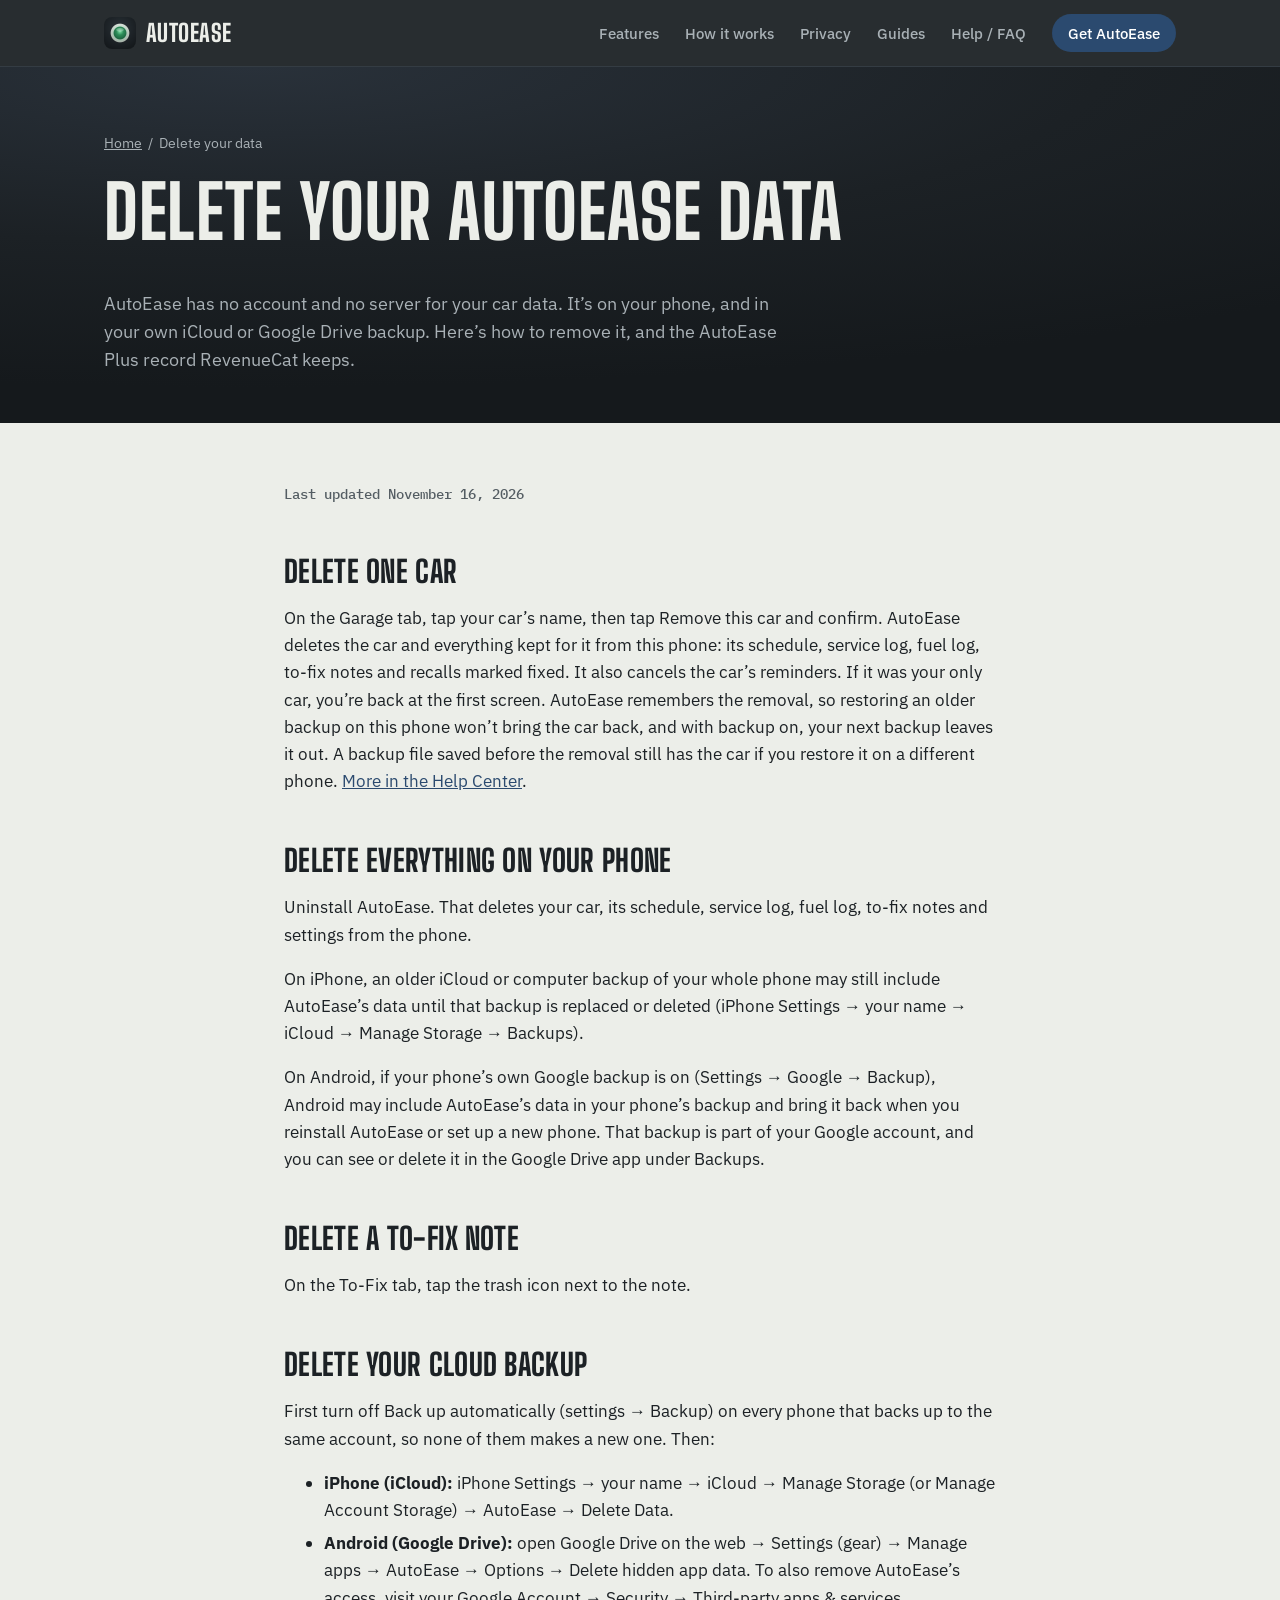
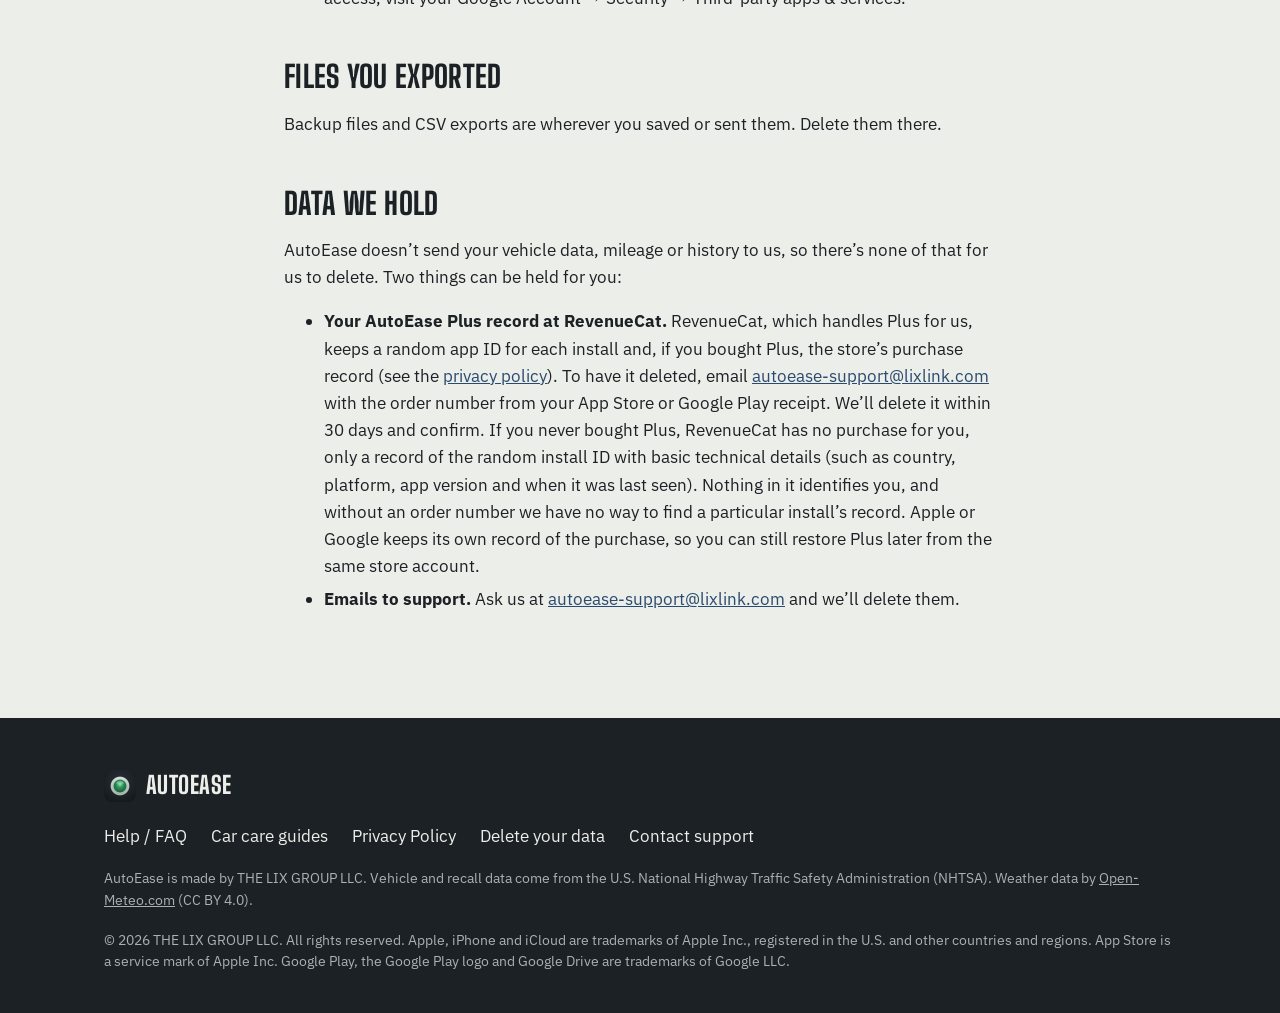
<file: delete-data.html>
<!doctype html>
<html lang="en">
<head>
  <!-- GTM head: paste the Google Tag Manager <script> snippet here, first thing in <head> (README → Analytics). -->
  <meta charset="utf-8" />
  <meta name="viewport" content="width=device-width, initial-scale=1" />
  <meta name="theme-color" content="#1c2125" />
  <title>Delete your data | AutoEase</title>
  <meta name="description" content="How to delete the car data AutoEase stores on your phone and in your own iCloud or Google Drive backup." />
  <link rel="canonical" href="https://autoease.lixlink.com/delete-data.html" />
  <meta property="og:site_name" content="AutoEase" />
  <meta property="og:type" content="website" />
  <meta property="og:url" content="https://autoease.lixlink.com/delete-data.html" />
  <meta property="og:title" content="Delete your data | AutoEase" />
  <meta property="og:description" content="How to delete the car data AutoEase stores on your phone and in your own iCloud or Google Drive backup." />
  <meta property="og:image" content="https://autoease.lixlink.com/assets/img/og-image.png" />
  <meta property="og:image:type" content="image/png" />
  <meta property="og:image:width" content="1200" />
  <meta property="og:image:height" content="630" />
  <meta property="og:image:alt" content="AutoEase status lamp glowing green. Scan your car once. We&#x27;ll tell you when it needs anything." />
  <meta property="og:locale" content="en_US" />
  <meta name="twitter:card" content="summary_large_image" />
  <meta name="twitter:title" content="Delete your data | AutoEase" />
  <meta name="twitter:description" content="How to delete the car data AutoEase stores on your phone and in your own iCloud or Google Drive backup." />
  <meta name="twitter:image" content="https://autoease.lixlink.com/assets/img/og-image.png" />
  <link rel="icon" type="image/png" sizes="32x32" href="/assets/img/favicon-32.png" />
  <link rel="icon" type="image/png" sizes="16x16" href="/assets/img/favicon-16.png" />
  <link rel="apple-touch-icon" href="/assets/img/apple-touch-icon.png" />
  <link rel="preload" href="/assets/fonts/big-shoulders-display.woff2" as="font" type="font/woff2" crossorigin />
  <link rel="preload" href="/assets/fonts/ibm-plex-sans.woff2" as="font" type="font/woff2" crossorigin />
  <link rel="stylesheet" href="/assets/css/style.css" />
  <script type="application/ld+json">
{
  "@context": "https://schema.org",
  "@graph": [
    {
      "@type": "Organization",
      "@id": "https://autoease.lixlink.com/#organization",
      "name": "THE LIX GROUP LLC",
      "url": "https://autoease.lixlink.com/",
      "logo": {
        "@type": "ImageObject",
        "url": "https://autoease.lixlink.com/assets/img/icon-512.png",
        "width": 512,
        "height": 512
      },
      "contactPoint": {
        "@type": "ContactPoint",
        "contactType": "customer support",
        "email": "autoease-support@lixlink.com",
        "availableLanguage": "en"
      }
    },
    {
      "@type": "WebPage",
      "@id": "https://autoease.lixlink.com/delete-data.html#page",
      "url": "https://autoease.lixlink.com/delete-data.html",
      "name": "Delete your AutoEase data",
      "isPartOf": {
        "@id": "https://autoease.lixlink.com/#website"
      },
      "about": {
        "@id": "https://autoease.lixlink.com/#app"
      },
      "dateModified": "2026-11-16",
      "inLanguage": "en-US"
    },
    {
      "@type": "BreadcrumbList",
      "itemListElement": [
        {
          "@type": "ListItem",
          "position": 1,
          "name": "Home",
          "item": "https://autoease.lixlink.com/"
        },
        {
          "@type": "ListItem",
          "position": 2,
          "name": "Delete your data",
          "item": "https://autoease.lixlink.com/delete-data.html"
        }
      ]
    }
  ]
}
  </script>
</head>
<body>
  <!-- GTM body: paste the Google Tag Manager <noscript> snippet here, first thing in <body> (README → Analytics). -->
  <a class="skip-link" href="#main">Skip to content</a>
  <header class="site-header">
    <nav class="nav wrap" aria-label="Main">
      <a class="brand" href="/">
        <img src="/assets/img/icon-512.png" alt="" width="32" height="32" />
        <span>AutoEase</span>
      </a>
      <button class="nav-toggle" type="button" aria-label="Toggle navigation" aria-expanded="false" aria-controls="nav-links">☰</button>
      <ul class="nav-links" id="nav-links">
        <li><a href="/#features">Features</a></li>
        <li><a href="/#how-it-works">How it works</a></li>
        <li><a href="/#privacy">Privacy</a></li>
        <li><a href="/guides/">Guides</a></li>
        <li><a href="/faq.html">Help / FAQ</a></li>
        <li><a class="nav-cta" href="/#download">Get AutoEase</a></li>
      </ul>
    </nav>
  </header>
  <main id="main">
    <div class="page-hero dark">
      <div class="wrap">
        <ol class="breadcrumb"><li><a href="/">Home</a></li><li aria-current="page">Delete your data</li></ol>
        <h1>Delete your AutoEase data</h1>
        <p>AutoEase has no account and no server for your car data. It’s on your phone, and in your own iCloud or Google Drive backup. Here’s how to remove it, and the AutoEase Plus record RevenueCat keeps.</p>
      </div>
    </div>
    <article class="wrap content-page">
    <p class="updated">Last updated November 16, 2026</p>

    <h2 id="one-car">Delete one car</h2>
    <p>On the Garage tab, tap your car’s name, then tap Remove this car and confirm. AutoEase deletes the car and everything kept for it from this phone: its schedule, service log, fuel log, to-fix notes and recalls marked fixed. It also cancels the car’s reminders. If it was your only car, you’re back at the first screen. AutoEase remembers the removal, so restoring an older backup on this phone won’t bring the car back, and with backup on, your next backup leaves it out. A backup file saved before the removal still has the car if you restore it on a different phone. <a href="/faq.html#remove-car">More in the Help Center</a>.</p>

    <h2 id="phone">Delete everything on your phone</h2>
    <p>Uninstall AutoEase. That deletes your car, its schedule, service log, fuel log, to-fix notes and settings from the phone.</p>
    <p>On iPhone, an older iCloud or computer backup of your whole phone may still include AutoEase’s data until that backup is replaced or deleted (iPhone Settings → your name → iCloud → Manage Storage → Backups).</p>
    <p>On Android, if your phone’s own Google backup is on (Settings → Google → Backup), Android may include AutoEase’s data in your phone’s backup and bring it back when you reinstall AutoEase or set up a new phone. That backup is part of your Google account, and you can see or delete it in the Google Drive app under Backups.</p>

    <h2 id="notes">Delete a to-fix note</h2>
    <p>On the To-Fix tab, tap the trash icon next to the note.</p>

    <h2 id="cloud">Delete your cloud backup</h2>
    <p>First turn off Back up automatically (settings → Backup) on every phone that backs up to the same account, so none of them makes a new one. Then:</p>
    <ul>
      <li><strong>iPhone (iCloud):</strong> iPhone Settings → your name → iCloud → Manage Storage (or Manage Account Storage) → AutoEase → Delete Data.</li>
      <li><strong>Android (Google Drive):</strong> open Google Drive on the web → Settings (gear) → Manage apps → AutoEase → Options → Delete hidden app data. To also remove AutoEase’s access, visit your Google Account → Security → Third-party apps &amp; services.</li>
    </ul>

    <h2 id="files">Files you exported</h2>
    <p>Backup files and CSV exports are wherever you saved or sent them. Delete them there.</p>

    <h2 id="us">Data we hold</h2>
    <p>AutoEase doesn’t send your vehicle data, mileage or history to us, so there’s none of that for us to delete. Two things can be held for you:</p>
    <ul>
      <li><strong>Your AutoEase Plus record at RevenueCat.</strong> RevenueCat, which handles Plus for us, keeps a random app ID for each install and, if you bought Plus, the store’s purchase record (see the <a href="/privacy.html#plus">privacy policy</a>). To have it deleted, email <a href="mailto:autoease-support@lixlink.com">autoease-support@lixlink.com</a> with the order number from your App Store or Google Play receipt. We’ll delete it within 30 days and confirm. If you never bought Plus, RevenueCat has no purchase for you, only a record of the random install ID with basic technical details (such as country, platform, app version and when it was last seen). Nothing in it identifies you, and without an order number we have no way to find a particular install’s record. Apple or Google keeps its own record of the purchase, so you can still restore Plus later from the same store account.</li>
      <li><strong>Emails to support.</strong> Ask us at <a href="mailto:autoease-support@lixlink.com">autoease-support@lixlink.com</a> and we’ll delete them.</li>
    </ul>
    </article>
  </main>
  <footer>
    <div class="wrap footer-inner">
      <a class="brand" href="/">
        <img src="/assets/img/icon-512.png" alt="" width="28" height="28" />
        <span>AutoEase</span>
      </a>
      <ul class="footer-links">
        <li><a href="/faq.html">Help / FAQ</a></li>
        <li><a href="/guides/">Car care guides</a></li>
        <li><a href="/privacy.html">Privacy Policy</a></li>
        <li><a href="/delete-data.html">Delete your data</a></li>
        <li><a href="mailto:autoease-support@lixlink.com">Contact support</a></li>
      </ul>
      <p class="footer-copy">AutoEase is made by THE LIX GROUP LLC. Vehicle and recall data come from the U.S. National Highway Traffic Safety Administration (NHTSA). Weather data by <a href="https://open-meteo.com/" rel="noopener" style="color:inherit">Open-Meteo.com</a> (CC BY 4.0).</p>
      <p class="footer-copy">© <span id="year">2026</span> THE LIX GROUP LLC. All rights reserved. Apple, iPhone and iCloud are trademarks of Apple Inc., registered in the U.S. and other countries and regions. App Store is a service mark of Apple Inc. Google Play, the Google Play logo and Google Drive are trademarks of Google LLC.</p>
    </div>
  </footer>

  <script>document.getElementById('year').textContent = new Date().getFullYear();</script>
  <script src="/assets/js/main.js" defer></script>
</body>
</html>
</file>
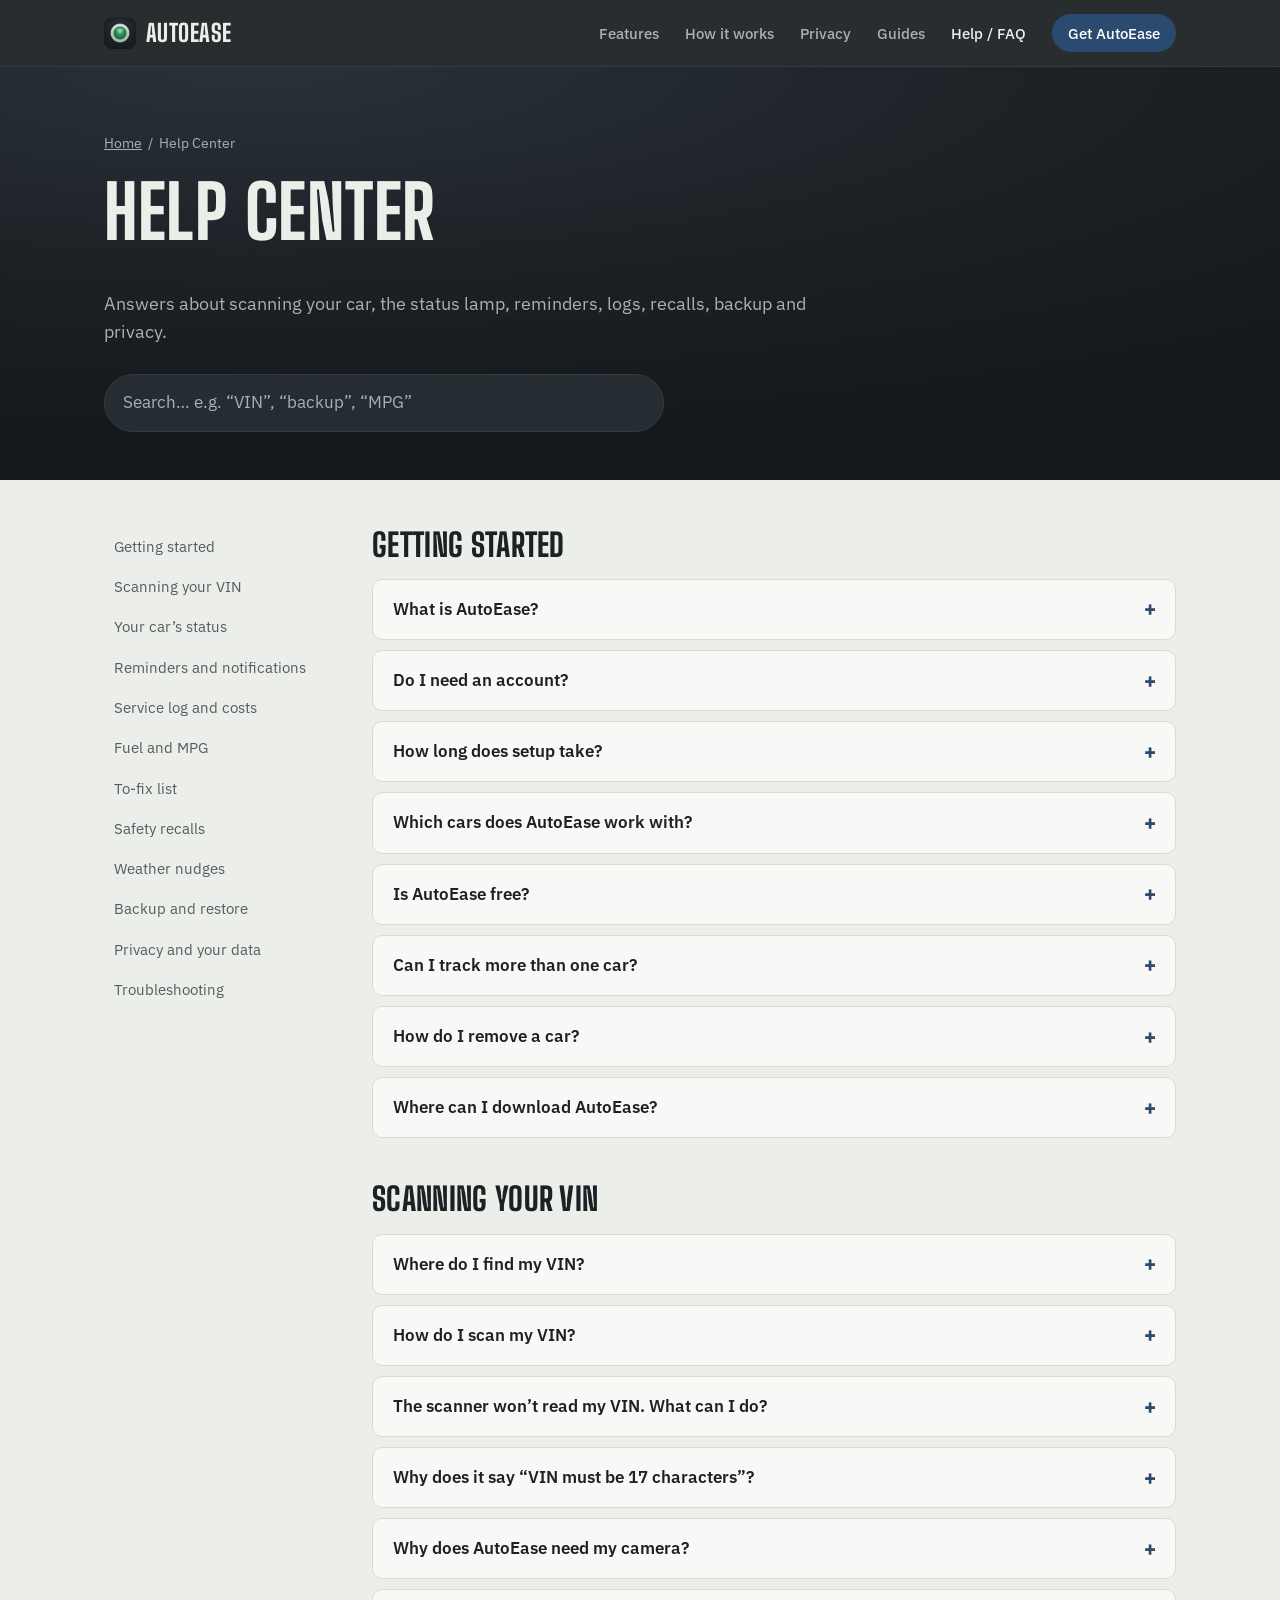
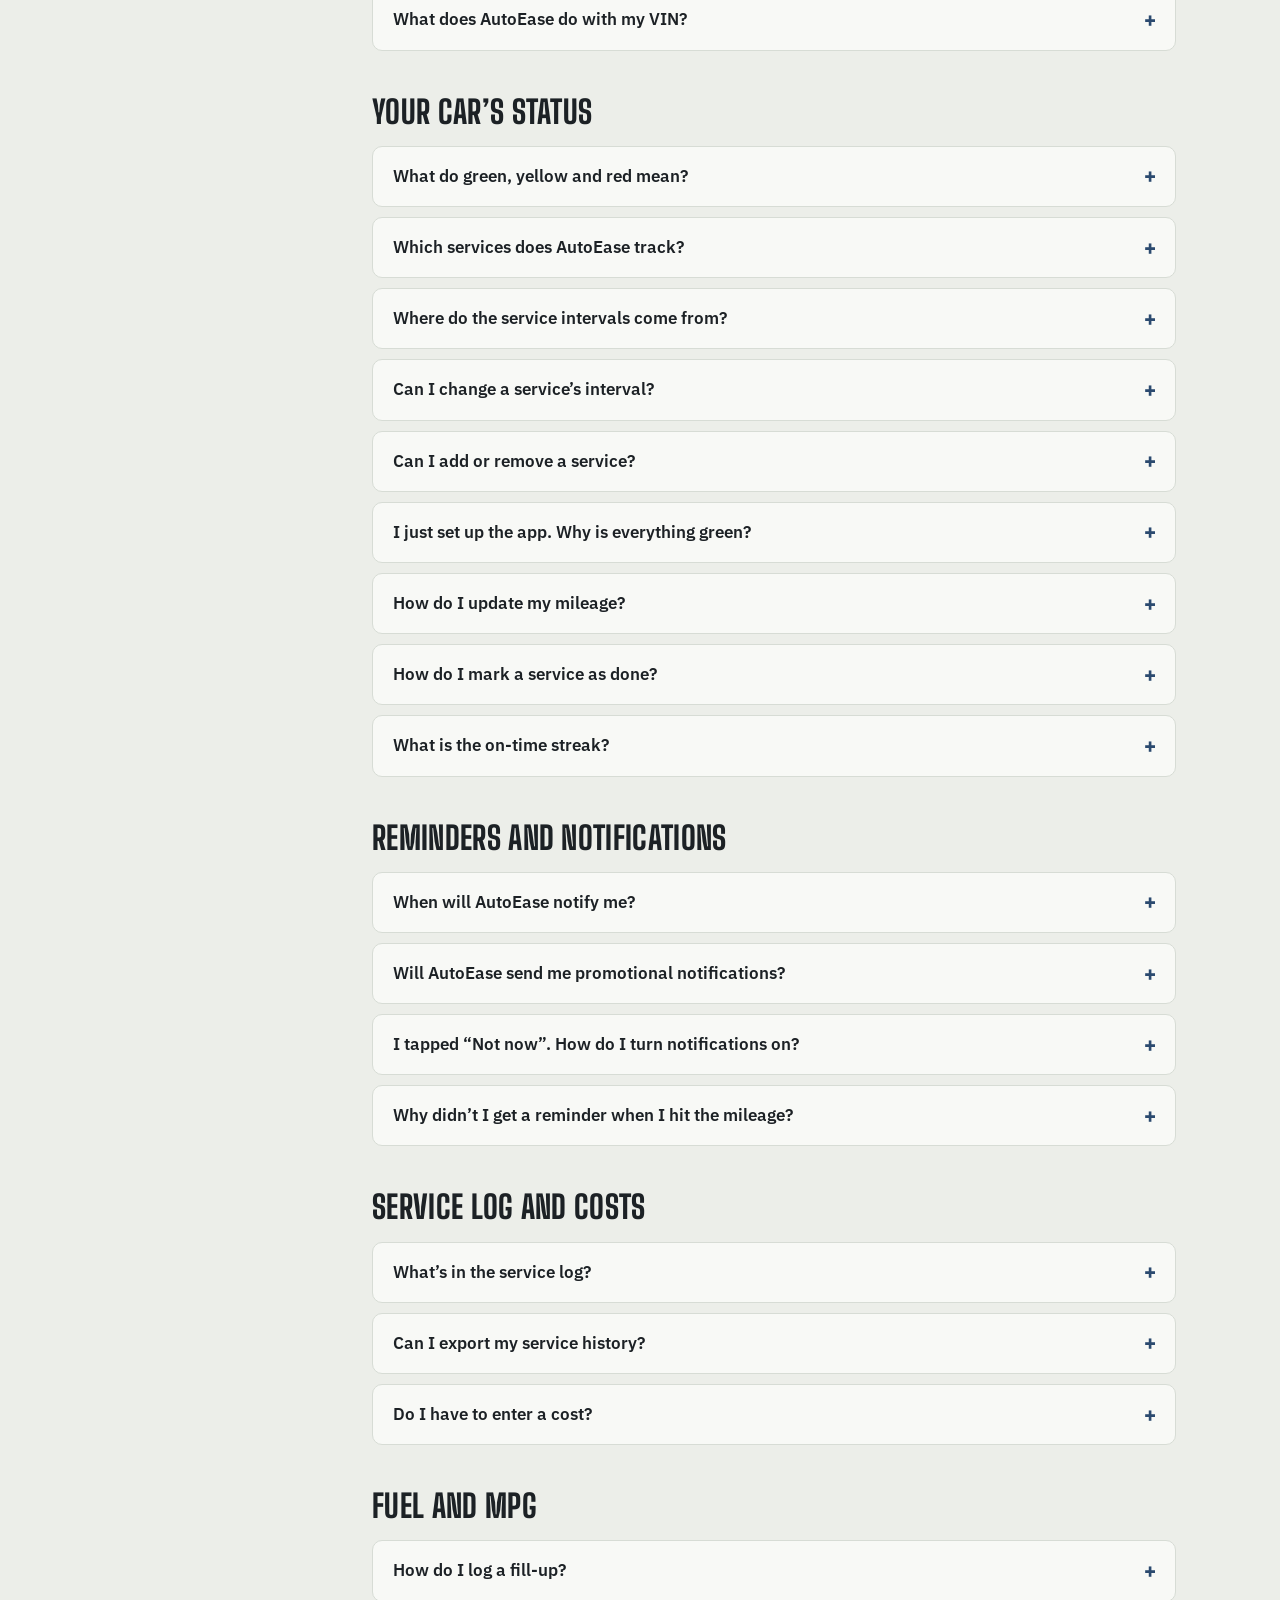
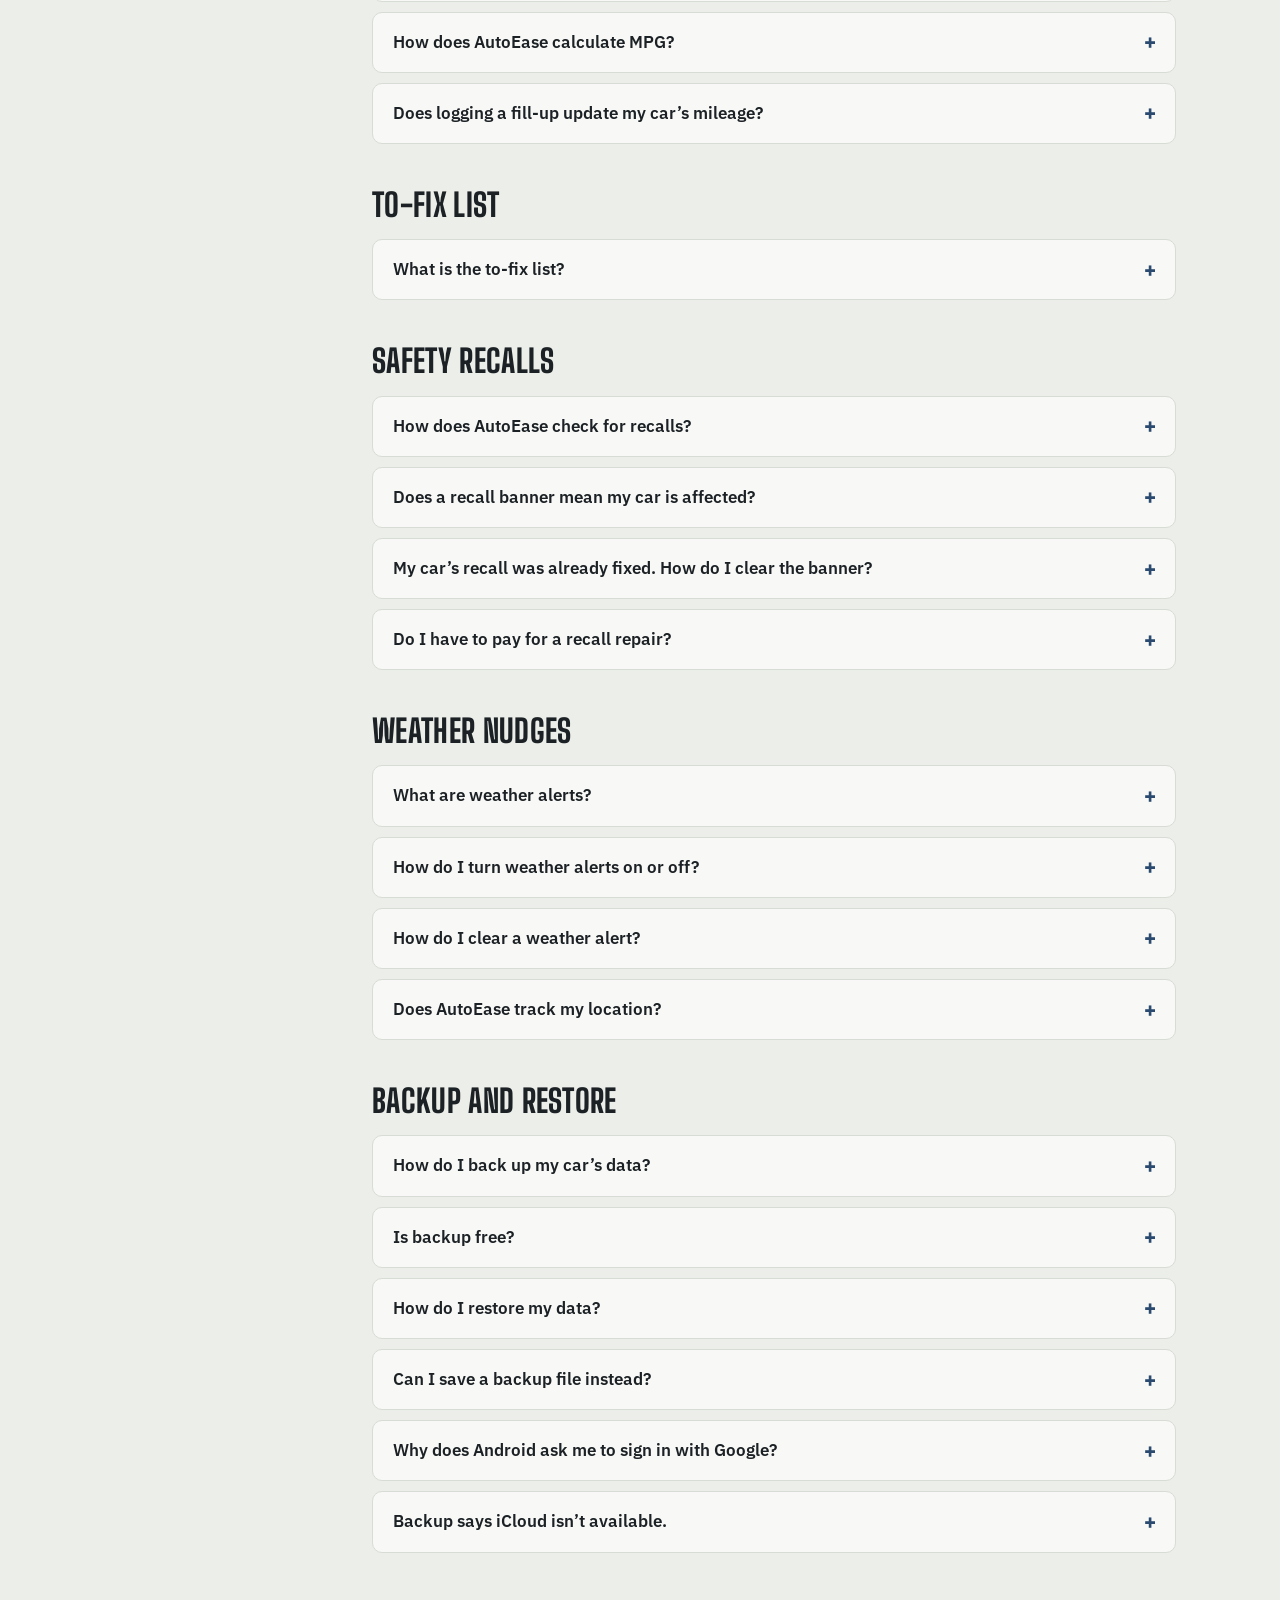
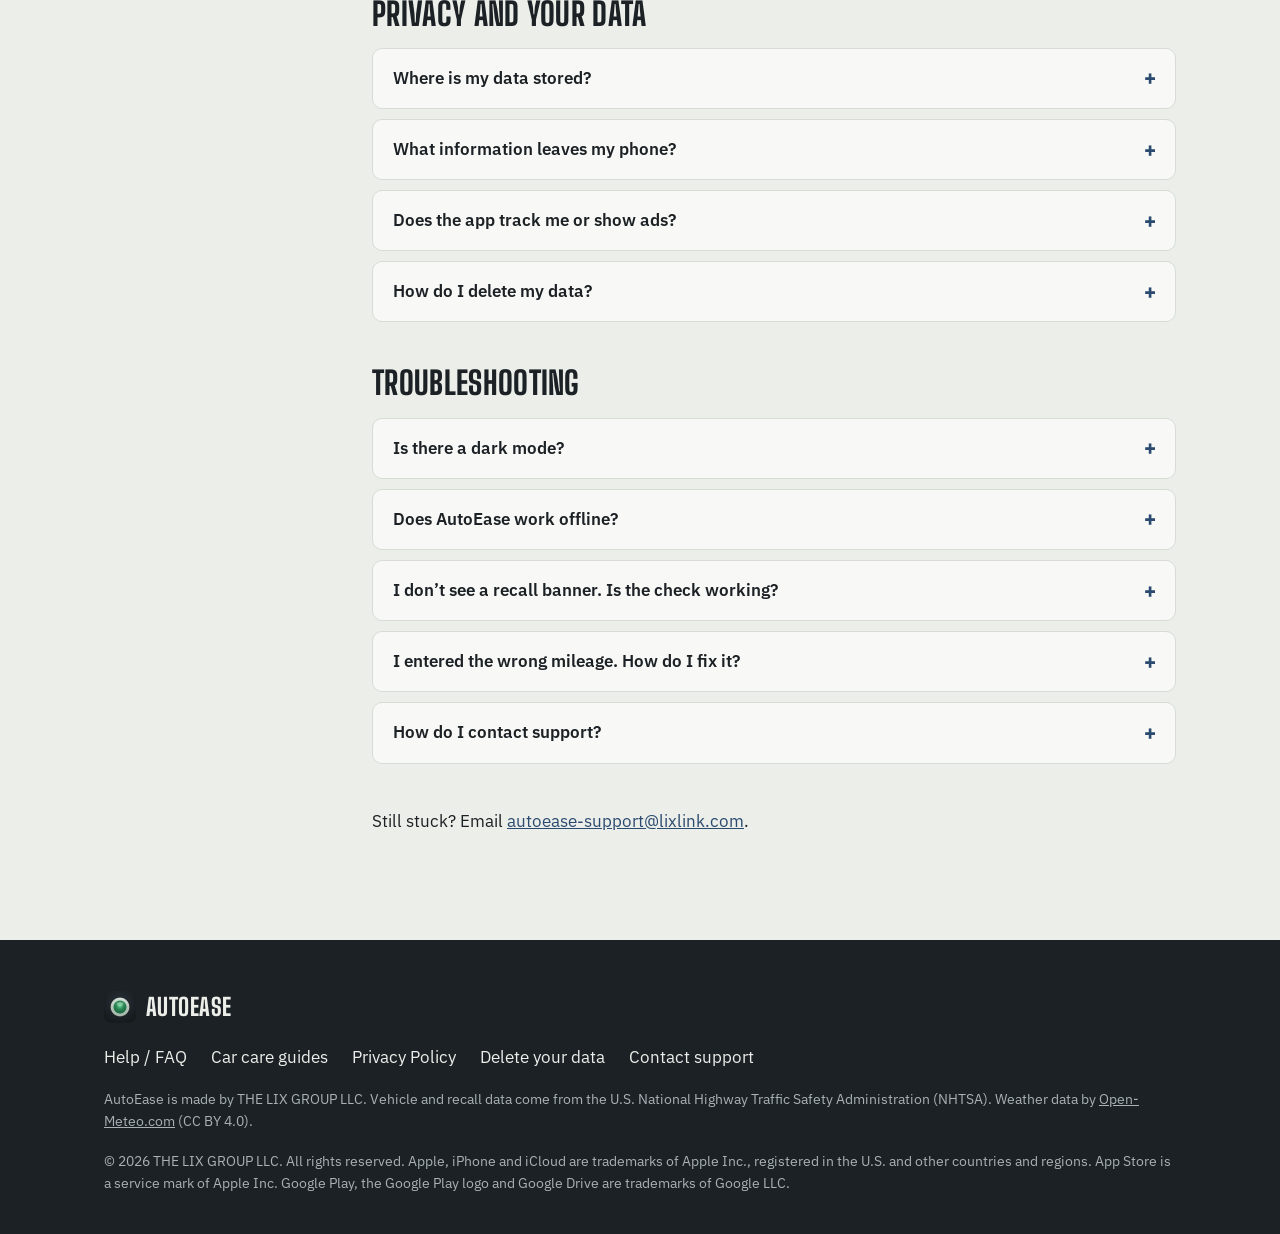
<file: faq.html>
<!doctype html>
<html lang="en">
<head>
  <!-- GTM head: paste the Google Tag Manager <script> snippet here, first thing in <head> (README → Analytics). -->
  <meta charset="utf-8" />
  <meta name="viewport" content="width=device-width, initial-scale=1" />
  <meta name="theme-color" content="#1c2125" />
  <title>Help Center | AutoEase</title>
  <meta name="description" content="Answers about AutoEase: scanning your VIN, green/yellow/red status, reminders, service and fuel logs, recalls, weather alerts, backup and privacy." />
  <link rel="canonical" href="https://autoease.lixlink.com/faq.html" />
  <meta property="og:site_name" content="AutoEase" />
  <meta property="og:type" content="website" />
  <meta property="og:url" content="https://autoease.lixlink.com/faq.html" />
  <meta property="og:title" content="Help Center | AutoEase" />
  <meta property="og:description" content="Answers about AutoEase: scanning your VIN, green/yellow/red status, reminders, service and fuel logs, recalls, weather alerts, backup and privacy." />
  <meta property="og:image" content="https://autoease.lixlink.com/assets/img/og-image.png" />
  <meta property="og:image:type" content="image/png" />
  <meta property="og:image:width" content="1200" />
  <meta property="og:image:height" content="630" />
  <meta property="og:image:alt" content="AutoEase status lamp glowing green. Scan your car once. We&#x27;ll tell you when it needs anything." />
  <meta property="og:locale" content="en_US" />
  <meta name="twitter:card" content="summary_large_image" />
  <meta name="twitter:title" content="Help Center | AutoEase" />
  <meta name="twitter:description" content="Answers about AutoEase: scanning your VIN, green/yellow/red status, reminders, service and fuel logs, recalls, weather alerts, backup and privacy." />
  <meta name="twitter:image" content="https://autoease.lixlink.com/assets/img/og-image.png" />
  <link rel="icon" type="image/png" sizes="32x32" href="/assets/img/favicon-32.png" />
  <link rel="icon" type="image/png" sizes="16x16" href="/assets/img/favicon-16.png" />
  <link rel="apple-touch-icon" href="/assets/img/apple-touch-icon.png" />
  <link rel="preload" href="/assets/fonts/big-shoulders-display.woff2" as="font" type="font/woff2" crossorigin />
  <link rel="preload" href="/assets/fonts/ibm-plex-sans.woff2" as="font" type="font/woff2" crossorigin />
  <link rel="stylesheet" href="/assets/css/style.css" />
  <script type="application/ld+json">
{
  "@context": "https://schema.org",
  "@graph": [
    {
      "@type": "FAQPage",
      "@id": "https://autoease.lixlink.com/faq.html#faq",
      "url": "https://autoease.lixlink.com/faq.html",
      "name": "AutoEase Help Center",
      "inLanguage": "en-US",
      "isPartOf": {
        "@id": "https://autoease.lixlink.com/#website"
      },
      "about": {
        "@id": "https://autoease.lixlink.com/#app"
      },
      "mainEntity": [
        {
          "@type": "Question",
          "name": "What is AutoEase?",
          "acceptedAnswer": {
            "@type": "Answer",
            "text": "AutoEase is a free car maintenance app for Android, coming soon to iPhone. Scan your car’s VIN once and enter your mileage. AutoEase then shows a green, yellow or red status for each service, reminds you before something is due, and checks for open safety recalls. There’s no account and no ads."
          }
        },
        {
          "@type": "Question",
          "name": "Do I need an account?",
          "acceptedAnswer": {
            "@type": "Answer",
            "text": "No. There’s no sign-up, no login and no email address. Open the app, tap Get started and scan your car."
          }
        },
        {
          "@type": "Question",
          "name": "How long does setup take?",
          "acceptedAnswer": {
            "@type": "Answer",
            "text": "About a minute. Scan the VIN barcode (or type the VIN), enter your odometer reading, and choose whether to allow notifications. Then you’re on your car’s dashboard."
          }
        },
        {
          "@type": "Question",
          "name": "Which cars does AutoEase work with?",
          "acceptedAnswer": {
            "@type": "Answer",
            "text": "Cars, trucks and SUVs sold in the US. AutoEase identifies your car from its 17-character VIN using the U.S. government’s NHTSA vehicle database, and it uses miles and gallons."
          }
        },
        {
          "@type": "Question",
          "name": "Is AutoEase free?",
          "acceptedAnswer": {
            "@type": "Answer",
            "text": "The essentials are. Your first car, its reminders, recall alerts, logs and backup are free forever, with no ads. AutoEase Plus is an optional one-time purchase (no subscription) that adds more cars and a Resale Report PDF."
          }
        },
        {
          "@type": "Question",
          "name": "Can I track more than one car?",
          "acceptedAnswer": {
            "@type": "Answer",
            "text": "Yes, with AutoEase Plus, a one-time purchase. Your first car is free; Plus lets you add more cars on the same phone and switch between them on the Garage."
          }
        },
        {
          "@type": "Question",
          "name": "How do I remove a car?",
          "acceptedAnswer": {
            "@type": "Answer",
            "text": "On the Garage tab, tap your car’s name, then tap Remove this car and confirm. AutoEase deletes the car and everything kept for it from this phone: its schedule, service log, fuel log, to-fix notes and recalls marked fixed. It also cancels the car’s reminders. If it was your only car, you’re back at the first screen. AutoEase remembers the removal, so restoring an older backup on this phone won’t bring the car back, and with backup on, your next backup leaves it out. A backup file saved before the removal still has the car if you restore it on a different phone."
          }
        },
        {
          "@type": "Question",
          "name": "Where can I download AutoEase?",
          "acceptedAnswer": {
            "@type": "Answer",
            "text": "AutoEase is free on Google Play for Android. The iPhone version is coming soon to the App Store; this page will link to it as soon as it’s available."
          }
        },
        {
          "@type": "Question",
          "name": "Where do I find my VIN?",
          "acceptedAnswer": {
            "@type": "Answer",
            "text": "Open the driver’s door and look at the sticker on the door jamb: it has the VIN as text and as a barcode. The VIN is also on a small plate at the bottom of the windshield on the driver’s side, and on your registration, title and insurance card. See Where to find your car’s VIN."
          }
        },
        {
          "@type": "Question",
          "name": "How do I scan my VIN?",
          "acceptedAnswer": {
            "@type": "Answer",
            "text": "Tap Get started, allow the camera, and point it at the VIN barcode on the sticker inside the driver’s door. Once it reads the code, AutoEase looks up your car’s year, make and model and asks for your mileage."
          }
        },
        {
          "@type": "Question",
          "name": "The scanner won’t read my VIN. What can I do?",
          "acceptedAnswer": {
            "@type": "Answer",
            "text": "Tap “Type it manually instead?” and enter the 17 characters. If you’d like to try the scanner again, wipe the sticker clean, find good light and hold the phone steady a few inches away. Older stickers can be too worn to scan."
          }
        },
        {
          "@type": "Question",
          "name": "Why does it say “VIN must be 17 characters”?",
          "acceptedAnswer": {
            "@type": "Answer",
            "text": "Every VIN since the 1981 model year has exactly 17 letters and numbers. VINs never use the letters I, O or Q, so if you see an O, type a zero."
          }
        },
        {
          "@type": "Question",
          "name": "Why does AutoEase need my camera?",
          "acceptedAnswer": {
            "@type": "Answer",
            "text": "Only to read the VIN barcode. AutoEase doesn’t take or keep photos. If you’d rather not allow the camera, tap Enter VIN manually."
          }
        },
        {
          "@type": "Question",
          "name": "What does AutoEase do with my VIN?",
          "acceptedAnswer": {
            "@type": "Answer",
            "text": "It sends the VIN to NHTSA’s free vPIC decoder to look up your car’s year, make and model, and stores it on your phone. Your VIN is never sent to us."
          }
        },
        {
          "@type": "Question",
          "name": "What do green, yellow and red mean?",
          "acceptedAnswer": {
            "@type": "Answer",
            "text": "Green (Good) means nothing is needed. Yellow (Soon) means a service is due within 30 days or 500 miles. Red (Overdue) means it’s at or past its interval in miles or time. The big lamp on the Garage tab shows the most urgent one."
          }
        },
        {
          "@type": "Question",
          "name": "Which services does AutoEase track?",
          "acceptedAnswer": {
            "@type": "Answer",
            "text": "Oil change, tire rotation, brake inspection and engine air filter to start. Each one is checked by miles and by months, whichever comes first. You can add your own, like a cabin air filter or coolant, and remove any you don’t need."
          }
        },
        {
          "@type": "Question",
          "name": "Where do the service intervals come from?",
          "acceptedAnswer": {
            "@type": "Answer",
            "text": "AutoEase starts with conservative intervals that suit most passenger vehicles: oil change and tire rotation every 7,500 miles or 6 months, brake inspection every 12,000 miles or 12 months, and air filter every 15,000 miles or 12 months. The oil change is adjusted for some makes: 10,000 miles or 12 months for Toyota, Ford, BMW and Mercedes-Benz, and 5,000 miles or 6 months for Nissan and Subaru. These are general intervals, not your car’s exact factory schedule, so if your owner’s manual says different, change the interval to match."
          }
        },
        {
          "@type": "Question",
          "name": "Can I change a service’s interval?",
          "acceptedAnswer": {
            "@type": "Answer",
            "text": "Yes. On the Garage tab, tap the service, then tap Edit next to its interval and enter the miles and months from your owner’s manual. If you mostly make short trips, tow, or drive in extreme heat, cold or dust, use the manual’s severe schedule. For the four starting services, Reset to default puts the starting interval back."
          }
        },
        {
          "@type": "Question",
          "name": "Can I add or remove a service?",
          "acceptedAnswer": {
            "@type": "Answer",
            "text": "Yes. On the Garage tab, tap Add item below your services, pick a suggestion like Cabin Air Filter or Coolant or type your own, and set how often it’s due and when it was last done. To remove a service, tap it, tap Edit, then Remove this item. Its past services stay in your service log."
          }
        },
        {
          "@type": "Question",
          "name": "I just set up the app. Why is everything green?",
          "acceptedAnswer": {
            "@type": "Answer",
            "text": "AutoEase starts every service as if it was just done at the mileage you entered. To fix that, tap the “When was each service last done?” card on the Garage tab and enter the mileage and date for the services you know. Leave the rest blank. If the card is gone, tap a service and Mark as Done with the mileage and date it was last done."
          }
        },
        {
          "@type": "Question",
          "name": "How do I update my mileage?",
          "acceptedAnswer": {
            "@type": "Answer",
            "text": "On the Garage tab, tap Update Mileage and enter the number on your odometer. Updating every couple of weeks keeps your status and mileage reminders accurate."
          }
        },
        {
          "@type": "Question",
          "name": "How do I mark a service as done?",
          "acceptedAnswer": {
            "@type": "Answer",
            "text": "On the Garage tab, tap the service. It fills in today and your current mileage; change them if it was done earlier. Add what it cost if you like, then tap Mark as Done. Its clock restarts from that mileage and date, and the job is added to your service log."
          }
        },
        {
          "@type": "Question",
          "name": "What is the on-time streak?",
          "acceptedAnswer": {
            "@type": "Answer",
            "text": "When you mark services done before they become overdue, AutoEase counts them. Once you have two or more on-time services in a row, a streak badge appears on the dashboard. Services you enter on “When was each service last done?” aren’t marked on time or late, so the streak starts with the next service you mark done."
          }
        },
        {
          "@type": "Question",
          "name": "When will AutoEase notify me?",
          "acceptedAnswer": {
            "@type": "Answer",
            "text": "About a week before a service is due by date; right away when a mileage update makes a service due soon or overdue; and, if you turned on Weather Alerts, when a freeze or extreme heat is in the forecast."
          }
        },
        {
          "@type": "Question",
          "name": "Will AutoEase send me promotional notifications?",
          "acceptedAnswer": {
            "@type": "Answer",
            "text": "No. Notifications are only about your car’s health. AutoEase never sends ads, offers or “we miss you” messages."
          }
        },
        {
          "@type": "Question",
          "name": "I tapped “Not now”. How do I turn notifications on?",
          "acceptedAnswer": {
            "@type": "Answer",
            "text": "On iPhone, go to Settings → Notifications → AutoEase and turn on Allow Notifications. On Android, go to Settings → Apps → AutoEase → Notifications. AutoEase sets up your reminders the next time you open it."
          }
        },
        {
          "@type": "Question",
          "name": "Why didn’t I get a reminder when I hit the mileage?",
          "acceptedAnswer": {
            "@type": "Answer",
            "text": "Your phone can’t read your odometer, so AutoEase only knows your mileage when you update it. Mileage reminders arrive when you tap Update Mileage and a service crosses into Soon or Overdue. Date-based reminders arrive on their own."
          }
        },
        {
          "@type": "Question",
          "name": "What’s in the service log?",
          "acceptedAnswer": {
            "@type": "Answer",
            "text": "Every service you mark as done: what it was, the date, the mileage, the cost if you entered one, and whether it was done on time. Services you enter on “When was each service last done?” show there too, without an on-time mark. Recalls you mark as fixed show there too, with the recall’s NHTSA campaign number and the date you marked it; they have no cost and don’t count toward your total. The Service tab also shows your lifetime total spent."
          }
        },
        {
          "@type": "Question",
          "name": "Can I export my service history?",
          "acceptedAnswer": {
            "@type": "Answer",
            "text": "Yes. On the Service tab, tap the share button to export your service log as a CSV file, including recalls you marked as fixed, and send it wherever you like. It opens in Excel, Numbers or Google Sheets, which is handy when you sell the car."
          }
        },
        {
          "@type": "Question",
          "name": "Do I have to enter a cost?",
          "acceptedAnswer": {
            "@type": "Answer",
            "text": "No. Cost is optional. Leave it blank if you don’t have the receipt handy."
          }
        },
        {
          "@type": "Question",
          "name": "How do I log a fill-up?",
          "acceptedAnswer": {
            "@type": "Answer",
            "text": "On the Fuel tab, enter the odometer reading, the gallons you put in and, if you like, the cost."
          }
        },
        {
          "@type": "Question",
          "name": "How does AutoEase calculate MPG?",
          "acceptedAnswer": {
            "@type": "Answer",
            "text": "It divides the miles driven since your previous fill-up by the gallons of this fill-up. For the most accurate number, fill the tank all the way each time. Your average MPG appears once you’ve logged more than one fill-up."
          }
        },
        {
          "@type": "Question",
          "name": "Does logging a fill-up update my car’s mileage?",
          "acceptedAnswer": {
            "@type": "Answer",
            "text": "No. To update the mileage your service status uses, tap Update Mileage on the Garage tab."
          }
        },
        {
          "@type": "Question",
          "name": "What is the to-fix list?",
          "acceptedAnswer": {
            "@type": "Answer",
            "text": "A place to jot down small things you’ve noticed, like a squeaky brake or a rattle, so you remember them at your next service. Tap a note when it’s fixed: resolved notes move to a dated history below. Tap the trash icon to delete a note."
          }
        },
        {
          "@type": "Question",
          "name": "How does AutoEase check for recalls?",
          "acceptedAnswer": {
            "@type": "Answer",
            "text": "When you open AutoEase, it checks the U.S. government’s NHTSA recall database for your car’s make, model and year, and shows a banner if there are any. It checks again whenever you come back to the app, and you can pull down on the Garage to check right away. It’s a live check, not a saved list."
          }
        },
        {
          "@type": "Question",
          "name": "Does a recall banner mean my car is affected?",
          "acceptedAnswer": {
            "@type": "Answer",
            "text": "Not always. AutoEase matches recalls by make, model and year, not by your exact VIN, so a recall might cover only certain build dates or trims. Tap the banner for details, then confirm by entering your VIN at nhtsa.gov/recalls or calling a dealer. See How to check if your car has a safety recall."
          }
        },
        {
          "@type": "Question",
          "name": "My car’s recall was already fixed. How do I clear the banner?",
          "acceptedAnswer": {
            "@type": "Answer",
            "text": "Tap the recall banner and tap Mark as fixed on that recall. It moves to a Fixed section, the banner counts only open recalls, and the recall is added to your service log with the date you marked it. If you marked the wrong one, tap Undo next to it. Once every recall is marked fixed, the banner changes to “recalls marked fixed · View”; tap it to see them or undo one."
          }
        },
        {
          "@type": "Question",
          "name": "Do I have to pay for a recall repair?",
          "acceptedAnswer": {
            "@type": "Answer",
            "text": "Usually not. Safety recall repairs are free at a dealer for your car’s brand, with limited exceptions such as vehicles more than 15 years old when the recall was announced."
          }
        },
        {
          "@type": "Question",
          "name": "What are weather alerts?",
          "acceptedAnswer": {
            "@type": "Answer",
            "text": "An optional heads-up when the forecast near you shows a freeze (32°F or below), so you can check your tire pressure, or extreme heat (95°F or above), so you can check your coolant and battery. They’re off until you turn them on."
          }
        },
        {
          "@type": "Question",
          "name": "How do I turn weather alerts on or off?",
          "acceptedAnswer": {
            "@type": "Answer",
            "text": "Tap the settings (gear) button at the top of the screen and switch Weather Alerts on or off. Your phone asks for location permission the first time."
          }
        },
        {
          "@type": "Question",
          "name": "How do I clear a weather alert?",
          "acceptedAnswer": {
            "@type": "Answer",
            "text": "Tap the weather banner and tap Done on the alert. It moves to a Done section. To bring it back, tap Undo before you close the list: once no open alerts are left, the banner goes away."
          }
        },
        {
          "@type": "Question",
          "name": "Does AutoEase track my location?",
          "acceptedAnswer": {
            "@type": "Answer",
            "text": "No. With Weather Alerts on, AutoEase reads your approximate location once to fetch the forecast from Open-Meteo, then discards it. Your location is never stored or backed up."
          }
        },
        {
          "@type": "Question",
          "name": "How do I back up my car’s data?",
          "acceptedAnswer": {
            "@type": "Answer",
            "text": "Backup is on from the start. On iPhone, AutoEase backs up to your own iCloud by itself; make sure iCloud Drive is on. On Android, tap “Link Google Drive to back up” on the Garage (or settings (gear) → Backup → Link Google Drive) once. After that, AutoEase backs up a short while after you change something and when you leave the app. You can switch it off in settings (gear) → Backup."
          }
        },
        {
          "@type": "Question",
          "name": "Is backup free?",
          "acceptedAnswer": {
            "@type": "Answer",
            "text": "Yes, and it always will be. Losing your car’s history when a phone breaks is exactly what AutoEase is meant to prevent."
          }
        },
        {
          "@type": "Question",
          "name": "How do I restore my data?",
          "acceptedAnswer": {
            "@type": "Answer",
            "text": "On a new phone, tap Restore from a backup on the first screen, under Get started. You don’t need to add your car first. On Android, link the same Google account; on iPhone, use the same iCloud account. Then tap Restore from backup. When your car comes back, AutoEase asks about notifications if it hasn’t yet, then opens your Garage. On a phone that already has AutoEase, go to settings (gear) → Backup and tap Restore from backup. Restoring adds what’s in your backup and keeps the history on this phone. If this phone has an empty copy of the same car, with nothing logged, AutoEase replaces it with the restored car."
          }
        },
        {
          "@type": "Question",
          "name": "Can I save a backup file instead?",
          "acceptedAnswer": {
            "@type": "Answer",
            "text": "Yes. In Backup, tap Export backup file and save it anywhere you choose, such as Files, Google Drive or email. To bring it back, tap Import a backup file. Importing adds to what’s on the phone and keeps its history."
          }
        },
        {
          "@type": "Question",
          "name": "Why does Android ask me to sign in with Google?",
          "acceptedAnswer": {
            "@type": "Answer",
            "text": "Google Drive needs your permission before AutoEase can save there. AutoEase asks only for its own hidden app folder in your Drive, not your other files."
          }
        },
        {
          "@type": "Question",
          "name": "Backup says iCloud isn’t available.",
          "acceptedAnswer": {
            "@type": "Answer",
            "text": "Make sure you’re signed in to iCloud and iCloud Drive is on: iPhone Settings → your name → iCloud → iCloud Drive."
          }
        },
        {
          "@type": "Question",
          "name": "Where is my data stored?",
          "acceptedAnswer": {
            "@type": "Answer",
            "text": "On your phone, and in your own iCloud or Google Drive backup. AutoEase has no accounts and no server that holds your car data. On Android, if your phone’s own Google backup is on, Android may also save AutoEase’s data with the rest of your phone and bring it back when you reinstall or set up a new phone."
          }
        },
        {
          "@type": "Question",
          "name": "What information leaves my phone?",
          "acceptedAnswer": {
            "@type": "Answer",
            "text": "Only what a lookup needs: your VIN to NHTSA to identify your car, your car’s make, model and year to NHTSA to check recalls, and, if you turn on Weather Alerts, your approximate location to Open-Meteo for the forecast. AutoEase also checks with RevenueCat, the service that handles AutoEase Plus, using a random install ID and, if you bought Plus, the store’s purchase record. Your mileage, service history, costs and notes never leave your phone except in a backup or file you choose to make."
          }
        },
        {
          "@type": "Question",
          "name": "Does the app track me or show ads?",
          "acceptedAnswer": {
            "@type": "Answer",
            "text": "No. The app has no ads, no tracking and no usage analytics. The only figures we see are AutoEase Plus purchase counts from RevenueCat. This website uses Google Analytics for basic visit counts; the app doesn’t. See the privacy policy."
          }
        },
        {
          "@type": "Question",
          "name": "How do I delete my data?",
          "acceptedAnswer": {
            "@type": "Answer",
            "text": "To delete one car and its history, see How do I remove a car? Uninstalling AutoEase deletes everything it stored on your phone. On Android, if your phone’s own Google backup is on, Android may also save AutoEase’s data with the rest of your phone and bring it back when you reinstall or set up a new phone. A cloud backup stays in your iCloud or Google Drive until you delete it there. To have an AutoEase Plus purchase record deleted, email support with your order number. See Delete your AutoEase data."
          }
        },
        {
          "@type": "Question",
          "name": "Is there a dark mode?",
          "acceptedAnswer": {
            "@type": "Answer",
            "text": "Yes. Tap the settings (gear) button and choose Light, Dark or System under Display. System follows your phone’s setting."
          }
        },
        {
          "@type": "Question",
          "name": "Does AutoEase work offline?",
          "acceptedAnswer": {
            "@type": "Answer",
            "text": "Yes. Your dashboard, mileage updates, Mark as Done and all your logs work with no connection. Looking up a new VIN, recall and weather checks, and cloud backup need the internet; backup catches up when you’re back online."
          }
        },
        {
          "@type": "Question",
          "name": "I don’t see a recall banner. Is the check working?",
          "acceptedAnswer": {
            "@type": "Answer",
            "text": "No banner means AutoEase found no recalls for your car’s make, model and year, or it couldn’t connect, or you’ve marked every recall as fixed. If you were offline, pull down on the Garage to check again once you have a signal."
          }
        },
        {
          "@type": "Question",
          "name": "I entered the wrong mileage. How do I fix it?",
          "acceptedAnswer": {
            "@type": "Answer",
            "text": "On the Garage tab, tap Update Mileage and enter the correct reading. If it’s lower than the one you saved, AutoEase asks you to confirm, because odometers only count up; tap Change. Services that were counted from the wrong, higher number are counted from the corrected reading instead."
          }
        },
        {
          "@type": "Question",
          "name": "How do I contact support?",
          "acceptedAnswer": {
            "@type": "Answer",
            "text": "Email autoease-support@lixlink.com. We read every message."
          }
        }
      ]
    },
    {
      "@type": "BreadcrumbList",
      "itemListElement": [
        {
          "@type": "ListItem",
          "position": 1,
          "name": "Home",
          "item": "https://autoease.lixlink.com/"
        },
        {
          "@type": "ListItem",
          "position": 2,
          "name": "Help Center",
          "item": "https://autoease.lixlink.com/faq.html"
        }
      ]
    }
  ]
}
  </script>
</head>
<body>
  <!-- GTM body: paste the Google Tag Manager <noscript> snippet here, first thing in <body> (README → Analytics). -->
  <a class="skip-link" href="#main">Skip to content</a>
  <header class="site-header">
    <nav class="nav wrap" aria-label="Main">
      <a class="brand" href="/">
        <img src="/assets/img/icon-512.png" alt="" width="32" height="32" />
        <span>AutoEase</span>
      </a>
      <button class="nav-toggle" type="button" aria-label="Toggle navigation" aria-expanded="false" aria-controls="nav-links">☰</button>
      <ul class="nav-links" id="nav-links">
        <li><a href="/#features">Features</a></li>
        <li><a href="/#how-it-works">How it works</a></li>
        <li><a href="/#privacy">Privacy</a></li>
        <li><a href="/guides/">Guides</a></li>
        <li><a href="/faq.html" aria-current="page">Help / FAQ</a></li>
        <li><a class="nav-cta" href="/#download">Get AutoEase</a></li>
      </ul>
    </nav>
  </header>
  <main id="main">
    <div class="page-hero dark">
      <div class="wrap">
        <ol class="breadcrumb"><li><a href="/">Home</a></li><li aria-current="page">Help Center</li></ol>
        <h1>Help Center</h1>
        <p>Answers about scanning your car, the status lamp, reminders, logs, recalls, backup and privacy.</p>
        <div class="faq-search">
          <input id="faq-search" type="search" placeholder="Search… e.g. “VIN”, “backup”, “MPG”" aria-label="Search the Help Center" />
        </div>
      </div>
    </div>
    <div class="wrap faq-layout">
      <nav class="faq-toc" aria-label="Help topics">
        <ul>
          <li><a href="#getting-started">Getting started</a></li>
          <li><a href="#vin-scanning">Scanning your VIN</a></li>
          <li><a href="#status">Your car’s status</a></li>
          <li><a href="#reminders">Reminders and notifications</a></li>
          <li><a href="#service-log">Service log and costs</a></li>
          <li><a href="#fuel-log">Fuel and MPG</a></li>
          <li><a href="#to-fix">To-fix list</a></li>
          <li><a href="#recalls">Safety recalls</a></li>
          <li><a href="#weather">Weather nudges</a></li>
          <li><a href="#backup-restore">Backup and restore</a></li>
          <li><a href="#privacy-data">Privacy and your data</a></li>
          <li><a href="#troubleshooting">Troubleshooting</a></li>
        </ul>
      </nav>
      <div>
        <p id="faq-empty" class="faq-empty" role="status">No matching questions. Try another word, or <a href="mailto:autoease-support@lixlink.com">email support</a>.</p>
        <section class="faq-group" id="getting-started">
          <h2>Getting started</h2>
          <details class="faq-item" id="what-is-autoease">
            <summary>What is AutoEase?</summary>
            <div class="faq-answer">
              <p>AutoEase is a free car maintenance app for Android, coming soon to iPhone. Scan your car’s VIN once and enter your mileage. AutoEase then shows a green, yellow or red status for each service, reminds you before something is due, and checks for open safety recalls. There’s no account and no ads.</p>
            </div>
          </details>
          <details class="faq-item" id="account">
            <summary>Do I need an account?</summary>
            <div class="faq-answer">
              <p>No. There’s no sign-up, no login and no email address. Open the app, tap Get started and scan your car.</p>
            </div>
          </details>
          <details class="faq-item" id="setup-time">
            <summary>How long does setup take?</summary>
            <div class="faq-answer">
              <p>About a minute. Scan the VIN barcode (or type the VIN), enter your odometer reading, and choose whether to allow notifications. Then you’re on your car’s dashboard.</p>
            </div>
          </details>
          <details class="faq-item" id="which-cars">
            <summary>Which cars does AutoEase work with?</summary>
            <div class="faq-answer">
              <p>Cars, trucks and SUVs sold in the US. AutoEase identifies your car from its 17-character VIN using the U.S. government’s NHTSA vehicle database, and it uses miles and gallons.</p>
            </div>
          </details>
          <details class="faq-item" id="free">
            <summary>Is AutoEase free?</summary>
            <div class="faq-answer">
              <p>The essentials are. Your first car, its reminders, recall alerts, logs and backup are free forever, with no ads. AutoEase Plus is an optional one-time purchase (no subscription) that adds more cars and a Resale Report PDF.</p>
            </div>
          </details>
          <details class="faq-item" id="how-many-cars">
            <summary>Can I track more than one car?</summary>
            <div class="faq-answer">
              <p>Yes, with AutoEase Plus, a one-time purchase. Your first car is free; Plus lets you add more cars on the same phone and switch between them on the Garage.</p>
            </div>
          </details>
          <details class="faq-item" id="remove-car">
            <summary>How do I remove a car?</summary>
            <div class="faq-answer">
              <p>On the Garage tab, tap your car’s name, then tap Remove this car and confirm. AutoEase deletes the car and everything kept for it from this phone: its schedule, service log, fuel log, to-fix notes and recalls marked fixed. It also cancels the car’s reminders. If it was your only car, you’re back at the first screen. AutoEase remembers the removal, so restoring an older backup on this phone won’t bring the car back, and with backup on, your next backup leaves it out. A backup file saved before the removal still has the car if you restore it on a different phone.</p>
            </div>
          </details>
          <details class="faq-item" id="where-download">
            <summary>Where can I download AutoEase?</summary>
            <div class="faq-answer">
              <p>AutoEase is free on Google Play for Android. The iPhone version is coming soon to the App Store; this page will link to it as soon as it’s available.</p>
            </div>
          </details>
        </section>
        <section class="faq-group" id="vin-scanning">
          <h2>Scanning your VIN</h2>
          <details class="faq-item" id="find-vin">
            <summary>Where do I find my VIN?</summary>
            <div class="faq-answer">
              <p>Open the driver’s door and look at the sticker on the door jamb: it has the VIN as text and as a barcode. The VIN is also on a small plate at the bottom of the windshield on the driver’s side, and on your registration, title and insurance card. See <a href="/guides/find-your-vin.html">Where to find your car’s VIN</a>.</p>
            </div>
          </details>
          <details class="faq-item" id="scan-vin">
            <summary>How do I scan my VIN?</summary>
            <div class="faq-answer">
              <p>Tap Get started, allow the camera, and point it at the VIN barcode on the sticker inside the driver’s door. Once it reads the code, AutoEase looks up your car’s year, make and model and asks for your mileage.</p>
            </div>
          </details>
          <details class="faq-item" id="scan-fails">
            <summary>The scanner won’t read my VIN. What can I do?</summary>
            <div class="faq-answer">
              <p>Tap “Type it manually instead?” and enter the 17 characters. If you’d like to try the scanner again, wipe the sticker clean, find good light and hold the phone steady a few inches away. Older stickers can be too worn to scan.</p>
            </div>
          </details>
          <details class="faq-item" id="vin-17">
            <summary>Why does it say “VIN must be 17 characters”?</summary>
            <div class="faq-answer">
              <p>Every VIN since the 1981 model year has exactly 17 letters and numbers. VINs never use the letters I, O or Q, so if you see an O, type a zero.</p>
            </div>
          </details>
          <details class="faq-item" id="camera">
            <summary>Why does AutoEase need my camera?</summary>
            <div class="faq-answer">
              <p>Only to read the VIN barcode. AutoEase doesn’t take or keep photos. If you’d rather not allow the camera, tap Enter VIN manually.</p>
            </div>
          </details>
          <details class="faq-item" id="vin-use">
            <summary>What does AutoEase do with my VIN?</summary>
            <div class="faq-answer">
              <p>It sends the VIN to NHTSA’s free vPIC decoder to look up your car’s year, make and model, and stores it on your phone. Your VIN is never sent to us.</p>
            </div>
          </details>
        </section>
        <section class="faq-group" id="status">
          <h2>Your car’s status</h2>
          <details class="faq-item" id="colors">
            <summary>What do green, yellow and red mean?</summary>
            <div class="faq-answer">
              <p>Green (Good) means nothing is needed. Yellow (Soon) means a service is due within 30 days or 500 miles. Red (Overdue) means it’s at or past its interval in miles or time. The big lamp on the Garage tab shows the most urgent one.</p>
            </div>
          </details>
          <details class="faq-item" id="services">
            <summary>Which services does AutoEase track?</summary>
            <div class="faq-answer">
              <p>Oil change, tire rotation, brake inspection and engine air filter to start. Each one is checked by miles and by months, whichever comes first. You can add your own, like a cabin air filter or coolant, and remove any you don’t need.</p>
            </div>
          </details>
          <details class="faq-item" id="intervals">
            <summary>Where do the service intervals come from?</summary>
            <div class="faq-answer">
              <p>AutoEase starts with conservative intervals that suit most passenger vehicles: oil change and tire rotation every 7,500 miles or 6 months, brake inspection every 12,000 miles or 12 months, and air filter every 15,000 miles or 12 months. The oil change is adjusted for some makes: 10,000 miles or 12 months for Toyota, Ford, BMW and Mercedes-Benz, and 5,000 miles or 6 months for Nissan and Subaru. These are general intervals, not your car’s exact factory schedule, so if your owner’s manual says different, change the interval to match.</p>
            </div>
          </details>
          <details class="faq-item" id="change-interval">
            <summary>Can I change a service’s interval?</summary>
            <div class="faq-answer">
              <p>Yes. On the Garage tab, tap the service, then tap Edit next to its interval and enter the miles and months from your owner’s manual. If you mostly make short trips, tow, or drive in extreme heat, cold or dust, use the manual’s severe schedule. For the four starting services, Reset to default puts the starting interval back.</p>
            </div>
          </details>
          <details class="faq-item" id="custom-services">
            <summary>Can I add or remove a service?</summary>
            <div class="faq-answer">
              <p>Yes. On the Garage tab, tap Add item below your services, pick a suggestion like Cabin Air Filter or Coolant or type your own, and set how often it’s due and when it was last done. To remove a service, tap it, tap Edit, then Remove this item. Its past services stay in your service log.</p>
            </div>
          </details>
          <details class="faq-item" id="all-green">
            <summary>I just set up the app. Why is everything green?</summary>
            <div class="faq-answer">
              <p>AutoEase starts every service as if it was just done at the mileage you entered. To fix that, tap the “When was each service last done?” card on the Garage tab and enter the mileage and date for the services you know. Leave the rest blank. If the card is gone, tap a service and Mark as Done with the mileage and date it was last done.</p>
            </div>
          </details>
          <details class="faq-item" id="update-mileage">
            <summary>How do I update my mileage?</summary>
            <div class="faq-answer">
              <p>On the Garage tab, tap Update Mileage and enter the number on your odometer. Updating every couple of weeks keeps your status and mileage reminders accurate.</p>
            </div>
          </details>
          <details class="faq-item" id="mark-done">
            <summary>How do I mark a service as done?</summary>
            <div class="faq-answer">
              <p>On the Garage tab, tap the service. It fills in today and your current mileage; change them if it was done earlier. Add what it cost if you like, then tap Mark as Done. Its clock restarts from that mileage and date, and the job is added to your service log.</p>
            </div>
          </details>
          <details class="faq-item" id="streak">
            <summary>What is the on-time streak?</summary>
            <div class="faq-answer">
              <p>When you mark services done before they become overdue, AutoEase counts them. Once you have two or more on-time services in a row, a streak badge appears on the dashboard. Services you enter on “When was each service last done?” aren’t marked on time or late, so the streak starts with the next service you mark done.</p>
            </div>
          </details>
        </section>
        <section class="faq-group" id="reminders">
          <h2>Reminders and notifications</h2>
          <details class="faq-item" id="when-notified">
            <summary>When will AutoEase notify me?</summary>
            <div class="faq-answer">
              <p>About a week before a service is due by date; right away when a mileage update makes a service due soon or overdue; and, if you turned on Weather Alerts, when a freeze or extreme heat is in the forecast.</p>
            </div>
          </details>
          <details class="faq-item" id="no-promos">
            <summary>Will AutoEase send me promotional notifications?</summary>
            <div class="faq-answer">
              <p>No. Notifications are only about your car’s health. AutoEase never sends ads, offers or “we miss you” messages.</p>
            </div>
          </details>
          <details class="faq-item" id="turn-on">
            <summary>I tapped “Not now”. How do I turn notifications on?</summary>
            <div class="faq-answer">
              <p>On iPhone, go to Settings → Notifications → AutoEase and turn on Allow Notifications. On Android, go to Settings → Apps → AutoEase → Notifications. AutoEase sets up your reminders the next time you open it.</p>
            </div>
          </details>
          <details class="faq-item" id="mileage-reminder">
            <summary>Why didn’t I get a reminder when I hit the mileage?</summary>
            <div class="faq-answer">
              <p>Your phone can’t read your odometer, so AutoEase only knows your mileage when you update it. Mileage reminders arrive when you tap Update Mileage and a service crosses into Soon or Overdue. Date-based reminders arrive on their own.</p>
            </div>
          </details>
        </section>
        <section class="faq-group" id="service-log">
          <h2>Service log and costs</h2>
          <details class="faq-item" id="whats-logged">
            <summary>What’s in the service log?</summary>
            <div class="faq-answer">
              <p>Every service you mark as done: what it was, the date, the mileage, the cost if you entered one, and whether it was done on time. Services you enter on “When was each service last done?” show there too, without an on-time mark. Recalls you mark as fixed show there too, with the recall’s NHTSA campaign number and the date you marked it; they have no cost and don’t count toward your total. The Service tab also shows your lifetime total spent.</p>
            </div>
          </details>
          <details class="faq-item" id="export-csv">
            <summary>Can I export my service history?</summary>
            <div class="faq-answer">
              <p>Yes. On the Service tab, tap the share button to export your service log as a CSV file, including recalls you marked as fixed, and send it wherever you like. It opens in Excel, Numbers or Google Sheets, which is handy when you sell the car.</p>
            </div>
          </details>
          <details class="faq-item" id="cost-optional">
            <summary>Do I have to enter a cost?</summary>
            <div class="faq-answer">
              <p>No. Cost is optional. Leave it blank if you don’t have the receipt handy.</p>
            </div>
          </details>
        </section>
        <section class="faq-group" id="fuel-log">
          <h2>Fuel and MPG</h2>
          <details class="faq-item" id="log-fill-up">
            <summary>How do I log a fill-up?</summary>
            <div class="faq-answer">
              <p>On the Fuel tab, enter the odometer reading, the gallons you put in and, if you like, the cost.</p>
            </div>
          </details>
          <details class="faq-item" id="mpg">
            <summary>How does AutoEase calculate MPG?</summary>
            <div class="faq-answer">
              <p>It divides the miles driven since your previous fill-up by the gallons of this fill-up. For the most accurate number, fill the tank all the way each time. Your average MPG appears once you’ve logged more than one fill-up.</p>
            </div>
          </details>
          <details class="faq-item" id="fuel-mileage">
            <summary>Does logging a fill-up update my car’s mileage?</summary>
            <div class="faq-answer">
              <p>No. To update the mileage your service status uses, tap Update Mileage on the Garage tab.</p>
            </div>
          </details>
        </section>
        <section class="faq-group" id="to-fix">
          <h2>To-fix list</h2>
          <details class="faq-item" id="what-to-fix">
            <summary>What is the to-fix list?</summary>
            <div class="faq-answer">
              <p>A place to jot down small things you’ve noticed, like a squeaky brake or a rattle, so you remember them at your next service. Tap a note when it’s fixed: resolved notes move to a dated history below. Tap the trash icon to delete a note.</p>
            </div>
          </details>
        </section>
        <section class="faq-group" id="recalls">
          <h2>Safety recalls</h2>
          <details class="faq-item" id="recall-check">
            <summary>How does AutoEase check for recalls?</summary>
            <div class="faq-answer">
              <p>When you open AutoEase, it checks the U.S. government’s NHTSA recall database for your car’s make, model and year, and shows a banner if there are any. It checks again whenever you come back to the app, and you can pull down on the Garage to check right away. It’s a live check, not a saved list.</p>
            </div>
          </details>
          <details class="faq-item" id="recall-applies">
            <summary>Does a recall banner mean my car is affected?</summary>
            <div class="faq-answer">
              <p>Not always. AutoEase matches recalls by make, model and year, not by your exact VIN, so a recall might cover only certain build dates or trims. Tap the banner for details, then confirm by entering your VIN at nhtsa.gov/recalls or calling a dealer. See <a href="/guides/check-car-recalls.html">How to check if your car has a safety recall</a>.</p>
            </div>
          </details>
          <details class="faq-item" id="recall-fixed">
            <summary>My car’s recall was already fixed. How do I clear the banner?</summary>
            <div class="faq-answer">
              <p>Tap the recall banner and tap Mark as fixed on that recall. It moves to a Fixed section, the banner counts only open recalls, and the recall is added to your service log with the date you marked it. If you marked the wrong one, tap Undo next to it. Once every recall is marked fixed, the banner changes to “recalls marked fixed · View”; tap it to see them or undo one.</p>
            </div>
          </details>
          <details class="faq-item" id="recall-cost">
            <summary>Do I have to pay for a recall repair?</summary>
            <div class="faq-answer">
              <p>Usually not. Safety recall repairs are free at a dealer for your car’s brand, with limited exceptions such as vehicles more than 15 years old when the recall was announced.</p>
            </div>
          </details>
        </section>
        <section class="faq-group" id="weather">
          <h2>Weather nudges</h2>
          <details class="faq-item" id="weather-what">
            <summary>What are weather alerts?</summary>
            <div class="faq-answer">
              <p>An optional heads-up when the forecast near you shows a freeze (32°F or below), so you can check your tire pressure, or extreme heat (95°F or above), so you can check your coolant and battery. They’re off until you turn them on.</p>
            </div>
          </details>
          <details class="faq-item" id="weather-on">
            <summary>How do I turn weather alerts on or off?</summary>
            <div class="faq-answer">
              <p>Tap the settings (gear) button at the top of the screen and switch Weather Alerts on or off. Your phone asks for location permission the first time.</p>
            </div>
          </details>
          <details class="faq-item" id="weather-done">
            <summary>How do I clear a weather alert?</summary>
            <div class="faq-answer">
              <p>Tap the weather banner and tap Done on the alert. It moves to a Done section. To bring it back, tap Undo before you close the list: once no open alerts are left, the banner goes away.</p>
            </div>
          </details>
          <details class="faq-item" id="location">
            <summary>Does AutoEase track my location?</summary>
            <div class="faq-answer">
              <p>No. With Weather Alerts on, AutoEase reads your approximate location once to fetch the forecast from Open-Meteo, then discards it. Your location is never stored or backed up.</p>
            </div>
          </details>
        </section>
        <section class="faq-group" id="backup-restore">
          <h2>Backup and restore</h2>
          <details class="faq-item" id="backup-on">
            <summary>How do I back up my car’s data?</summary>
            <div class="faq-answer">
              <p>Backup is on from the start. On iPhone, AutoEase backs up to your own iCloud by itself; make sure iCloud Drive is on. On Android, tap “Link Google Drive to back up” on the Garage (or settings (gear) → Backup → Link Google Drive) once. After that, AutoEase backs up a short while after you change something and when you leave the app. You can switch it off in settings (gear) → Backup.</p>
            </div>
          </details>
          <details class="faq-item" id="backup-free">
            <summary>Is backup free?</summary>
            <div class="faq-answer">
              <p>Yes, and it always will be. Losing your car’s history when a phone breaks is exactly what AutoEase is meant to prevent.</p>
            </div>
          </details>
          <details class="faq-item" id="restore">
            <summary>How do I restore my data?</summary>
            <div class="faq-answer">
              <p>On a new phone, tap Restore from a backup on the first screen, under Get started. You don’t need to add your car first. On Android, link the same Google account; on iPhone, use the same iCloud account. Then tap Restore from backup. When your car comes back, AutoEase asks about notifications if it hasn’t yet, then opens your Garage.</p><p>On a phone that already has AutoEase, go to settings (gear) → Backup and tap Restore from backup. Restoring adds what’s in your backup and keeps the history on this phone. If this phone has an empty copy of the same car, with nothing logged, AutoEase replaces it with the restored car.</p>
            </div>
          </details>
          <details class="faq-item" id="backup-file">
            <summary>Can I save a backup file instead?</summary>
            <div class="faq-answer">
              <p>Yes. In Backup, tap Export backup file and save it anywhere you choose, such as Files, Google Drive or email. To bring it back, tap Import a backup file. Importing adds to what’s on the phone and keeps its history.</p>
            </div>
          </details>
          <details class="faq-item" id="google-signin">
            <summary>Why does Android ask me to sign in with Google?</summary>
            <div class="faq-answer">
              <p>Google Drive needs your permission before AutoEase can save there. AutoEase asks only for its own hidden app folder in your Drive, not your other files.</p>
            </div>
          </details>
          <details class="faq-item" id="icloud-unavailable">
            <summary>Backup says iCloud isn’t available.</summary>
            <div class="faq-answer">
              <p>Make sure you’re signed in to iCloud and iCloud Drive is on: iPhone Settings → your name → iCloud → iCloud Drive.</p>
            </div>
          </details>
        </section>
        <section class="faq-group" id="privacy-data">
          <h2>Privacy and your data</h2>
          <details class="faq-item" id="where-stored">
            <summary>Where is my data stored?</summary>
            <div class="faq-answer">
              <p>On your phone, and in your own iCloud or Google Drive backup. AutoEase has no accounts and no server that holds your car data. On Android, if your phone’s own Google backup is on, Android may also save AutoEase’s data with the rest of your phone and bring it back when you reinstall or set up a new phone.</p>
            </div>
          </details>
          <details class="faq-item" id="what-leaves">
            <summary>What information leaves my phone?</summary>
            <div class="faq-answer">
              <p>Only what a lookup needs: your VIN to NHTSA to identify your car, your car’s make, model and year to NHTSA to check recalls, and, if you turn on Weather Alerts, your approximate location to Open-Meteo for the forecast. AutoEase also checks with RevenueCat, the service that handles AutoEase Plus, using a random install ID and, if you bought Plus, the store’s purchase record. Your mileage, service history, costs and notes never leave your phone except in a backup or file you choose to make.</p>
            </div>
          </details>
          <details class="faq-item" id="tracking">
            <summary>Does the app track me or show ads?</summary>
            <div class="faq-answer">
              <p>No. The app has no ads, no tracking and no usage analytics. The only figures we see are AutoEase Plus purchase counts from RevenueCat. This website uses Google Analytics for basic visit counts; the app doesn’t. See the <a href="/privacy.html">privacy policy</a>.</p>
            </div>
          </details>
          <details class="faq-item" id="delete">
            <summary>How do I delete my data?</summary>
            <div class="faq-answer">
              <p>To delete one car and its history, see <a href="#remove-car">How do I remove a car?</a> Uninstalling AutoEase deletes everything it stored on your phone. On Android, if your phone’s own Google backup is on, Android may also save AutoEase’s data with the rest of your phone and bring it back when you reinstall or set up a new phone. A cloud backup stays in your iCloud or Google Drive until you delete it there. To have an AutoEase Plus purchase record deleted, email support with your order number. See <a href="/delete-data.html">Delete your AutoEase data</a>.</p>
            </div>
          </details>
        </section>
        <section class="faq-group" id="troubleshooting">
          <h2>Troubleshooting</h2>
          <details class="faq-item" id="dark-mode">
            <summary>Is there a dark mode?</summary>
            <div class="faq-answer">
              <p>Yes. Tap the settings (gear) button and choose Light, Dark or System under Display. System follows your phone’s setting.</p>
            </div>
          </details>
          <details class="faq-item" id="offline">
            <summary>Does AutoEase work offline?</summary>
            <div class="faq-answer">
              <p>Yes. Your dashboard, mileage updates, Mark as Done and all your logs work with no connection. Looking up a new VIN, recall and weather checks, and cloud backup need the internet; backup catches up when you’re back online.</p>
            </div>
          </details>
          <details class="faq-item" id="no-recall-banner">
            <summary>I don’t see a recall banner. Is the check working?</summary>
            <div class="faq-answer">
              <p>No banner means AutoEase found no recalls for your car’s make, model and year, or it couldn’t connect, or you’ve marked every recall as fixed. If you were offline, pull down on the Garage to check again once you have a signal.</p>
            </div>
          </details>
          <details class="faq-item" id="fix-mileage">
            <summary>I entered the wrong mileage. How do I fix it?</summary>
            <div class="faq-answer">
              <p>On the Garage tab, tap Update Mileage and enter the correct reading. If it’s lower than the one you saved, AutoEase asks you to confirm, because odometers only count up; tap Change. Services that were counted from the wrong, higher number are counted from the corrected reading instead.</p>
            </div>
          </details>
          <details class="faq-item" id="contact">
            <summary>How do I contact support?</summary>
            <div class="faq-answer">
              <p>Email <a href="mailto:autoease-support@lixlink.com">autoease-support@lixlink.com</a>. We read every message.</p>
            </div>
          </details>
        </section>
        <p>Still stuck? Email <a href="mailto:autoease-support@lixlink.com">autoease-support@lixlink.com</a>.</p>
      </div>
    </div>
  </main>
  <footer>
    <div class="wrap footer-inner">
      <a class="brand" href="/">
        <img src="/assets/img/icon-512.png" alt="" width="28" height="28" />
        <span>AutoEase</span>
      </a>
      <ul class="footer-links">
        <li><a href="/faq.html">Help / FAQ</a></li>
        <li><a href="/guides/">Car care guides</a></li>
        <li><a href="/privacy.html">Privacy Policy</a></li>
        <li><a href="/delete-data.html">Delete your data</a></li>
        <li><a href="mailto:autoease-support@lixlink.com">Contact support</a></li>
      </ul>
      <p class="footer-copy">AutoEase is made by THE LIX GROUP LLC. Vehicle and recall data come from the U.S. National Highway Traffic Safety Administration (NHTSA). Weather data by <a href="https://open-meteo.com/" rel="noopener" style="color:inherit">Open-Meteo.com</a> (CC BY 4.0).</p>
      <p class="footer-copy">© <span id="year">2026</span> THE LIX GROUP LLC. All rights reserved. Apple, iPhone and iCloud are trademarks of Apple Inc., registered in the U.S. and other countries and regions. App Store is a service mark of Apple Inc. Google Play, the Google Play logo and Google Drive are trademarks of Google LLC.</p>
    </div>
  </footer>

  <script>document.getElementById('year').textContent = new Date().getFullYear();</script>
  <script src="/assets/js/main.js" defer></script>
</body>
</html>
</file>
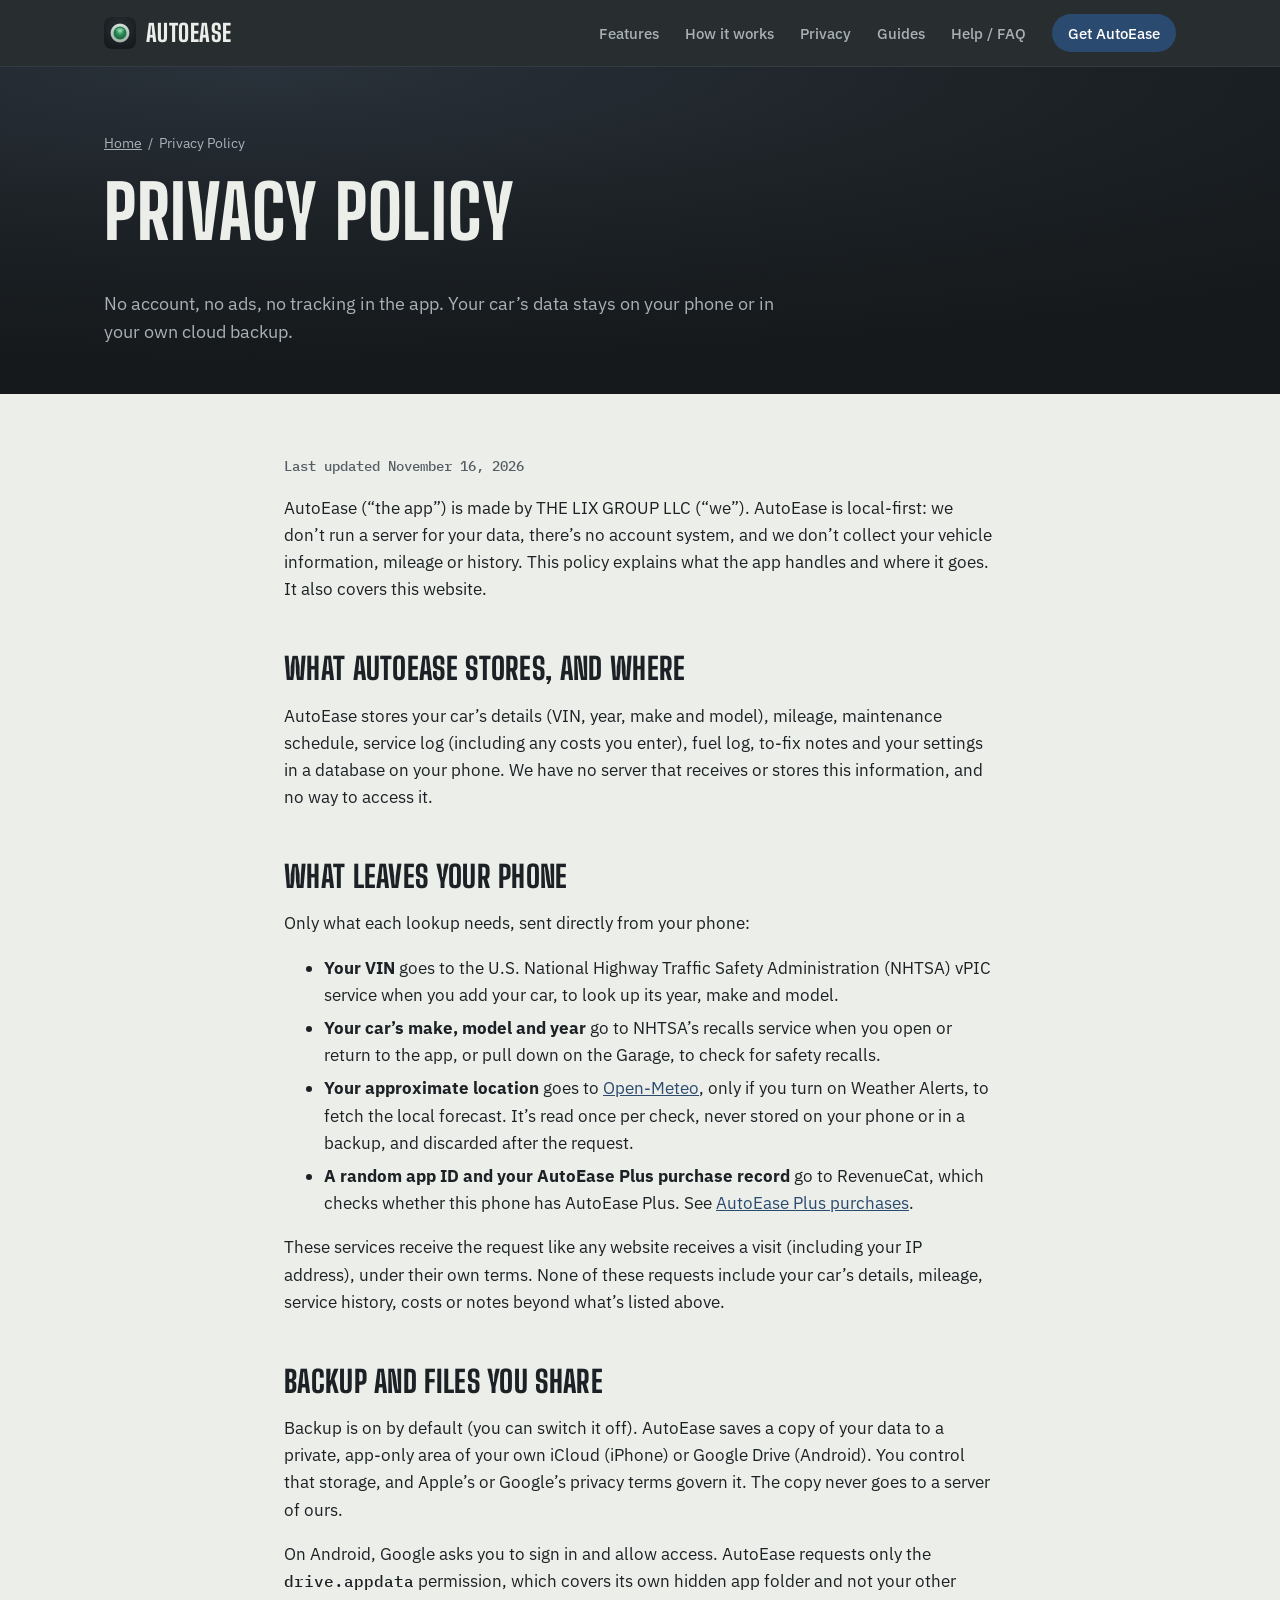
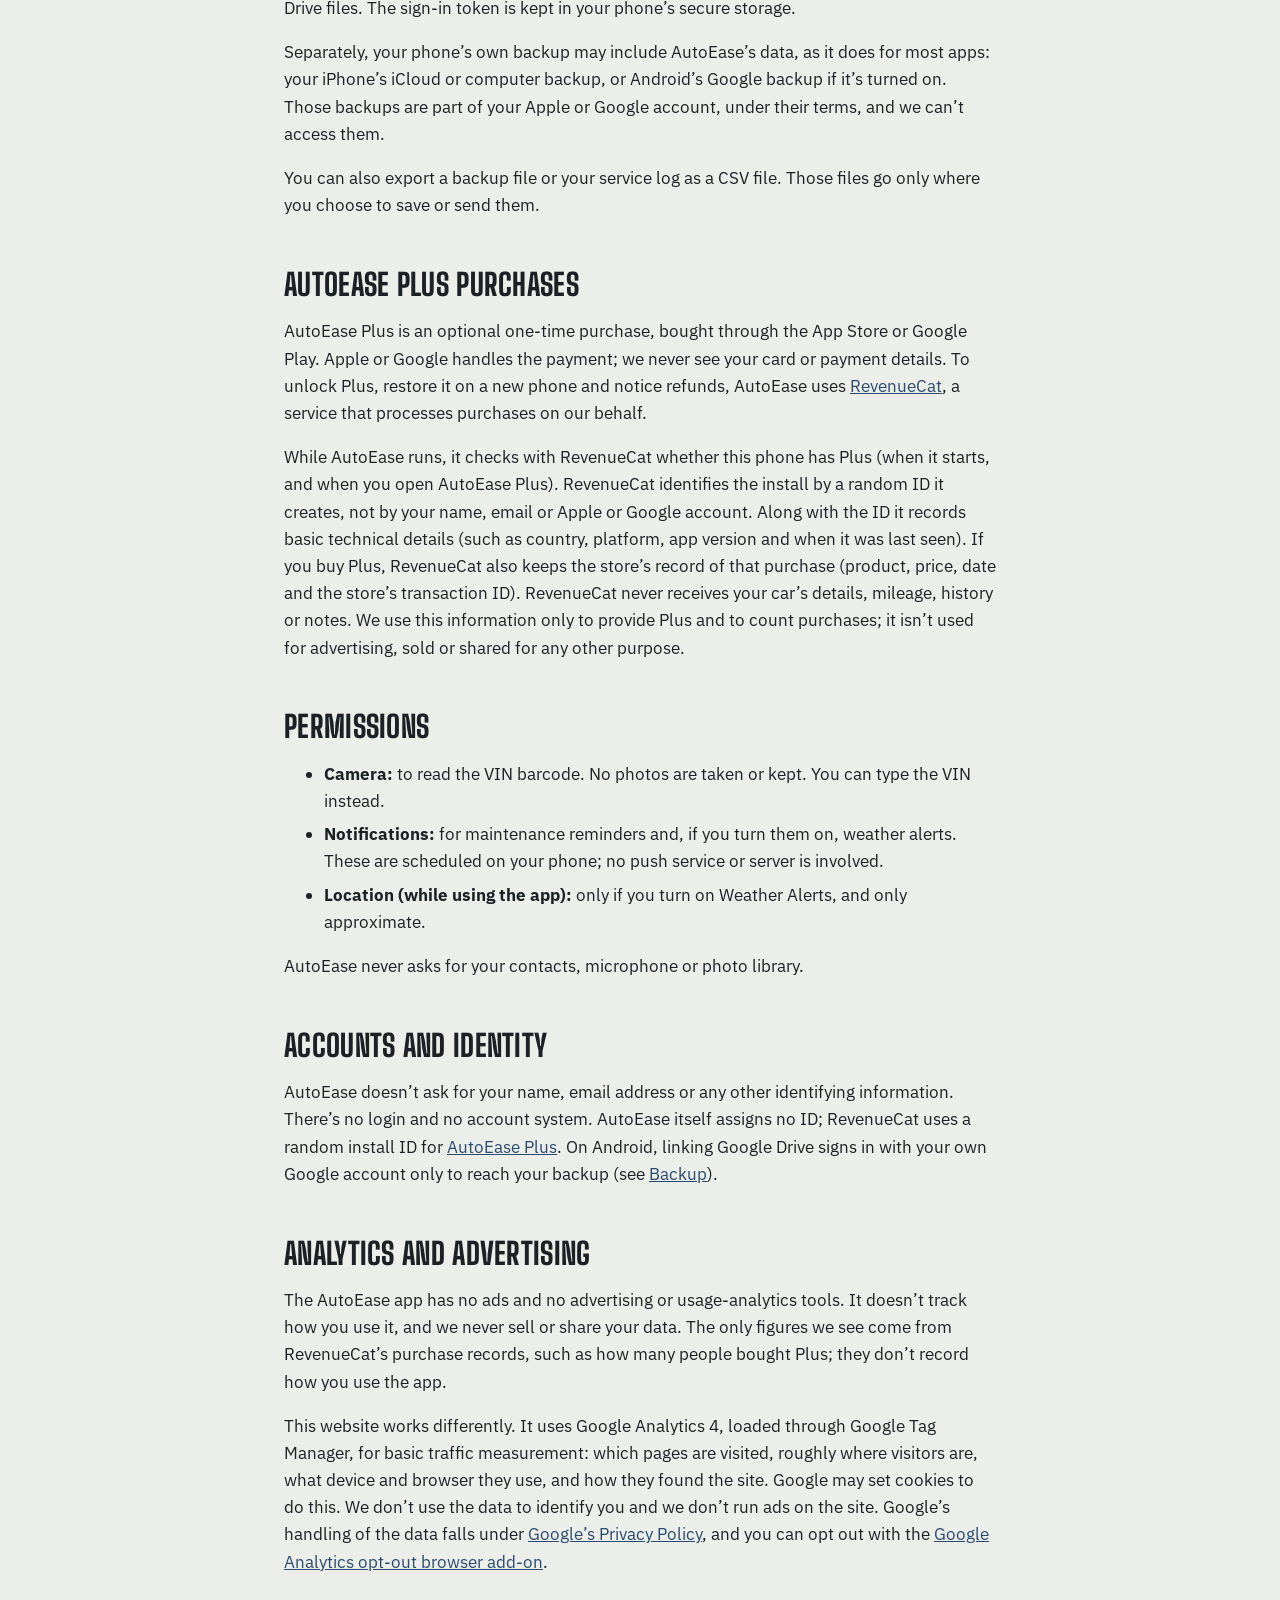
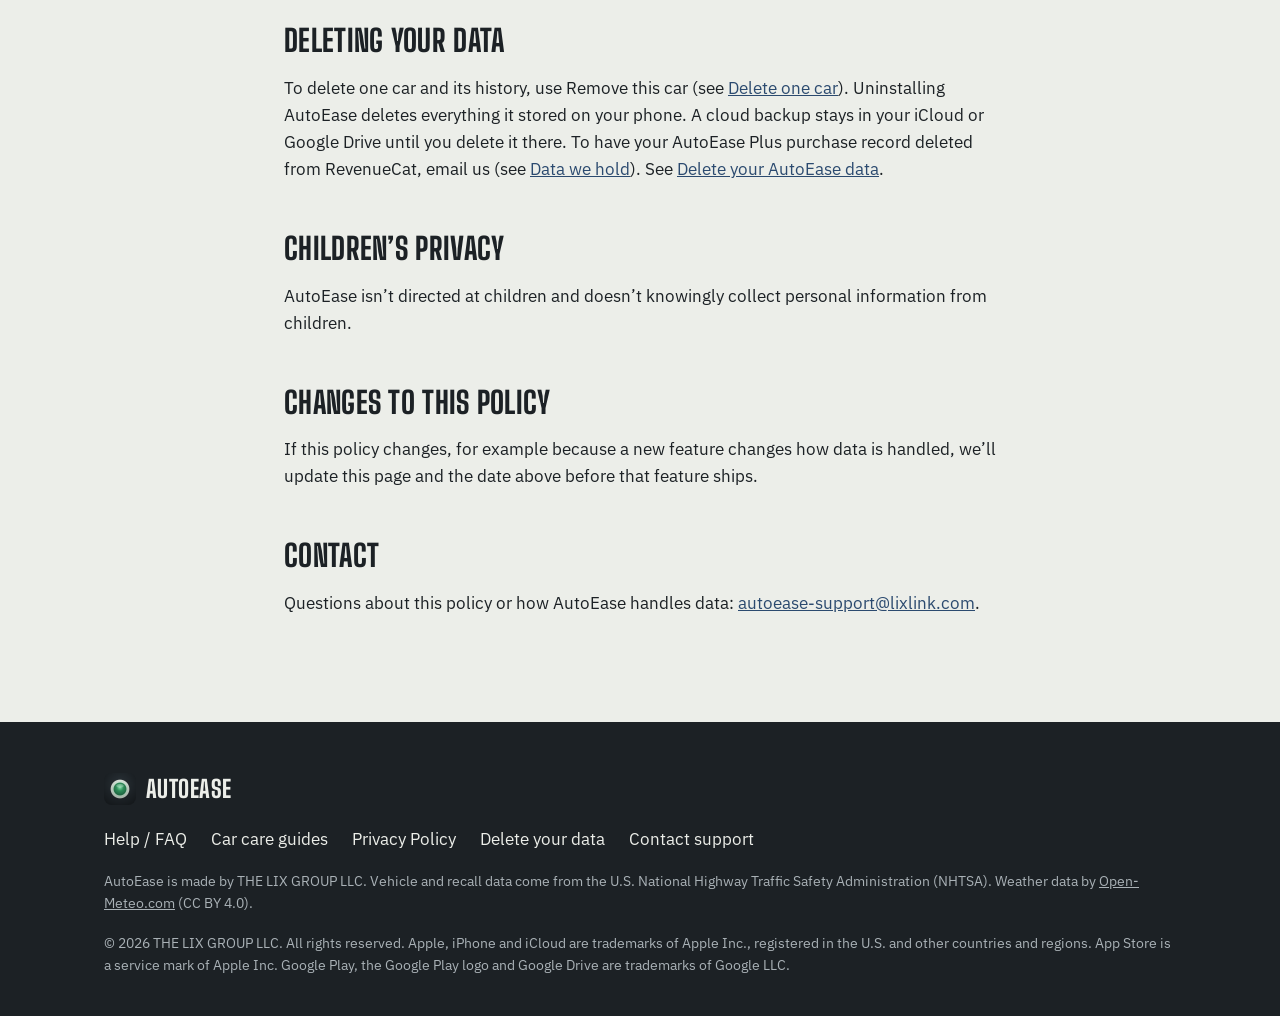
<file: privacy.html>
<!doctype html>
<html lang="en">
<head>
  <!-- GTM head: paste the Google Tag Manager <script> snippet here, first thing in <head> (README → Analytics). -->
  <meta charset="utf-8" />
  <meta name="viewport" content="width=device-width, initial-scale=1" />
  <meta name="theme-color" content="#1c2125" />
  <title>Privacy Policy | AutoEase</title>
  <meta name="description" content="AutoEase’s privacy policy: no account, no ads, no tracking in the app. Your car’s data stays on your phone or in your own iCloud or Google Drive backup." />
  <link rel="canonical" href="https://autoease.lixlink.com/privacy.html" />
  <meta property="og:site_name" content="AutoEase" />
  <meta property="og:type" content="website" />
  <meta property="og:url" content="https://autoease.lixlink.com/privacy.html" />
  <meta property="og:title" content="Privacy Policy | AutoEase" />
  <meta property="og:description" content="AutoEase’s privacy policy: no account, no ads, no tracking in the app. Your car’s data stays on your phone or in your own iCloud or Google Drive backup." />
  <meta property="og:image" content="https://autoease.lixlink.com/assets/img/og-image.png" />
  <meta property="og:image:type" content="image/png" />
  <meta property="og:image:width" content="1200" />
  <meta property="og:image:height" content="630" />
  <meta property="og:image:alt" content="AutoEase status lamp glowing green. Scan your car once. We&#x27;ll tell you when it needs anything." />
  <meta property="og:locale" content="en_US" />
  <meta name="twitter:card" content="summary_large_image" />
  <meta name="twitter:title" content="Privacy Policy | AutoEase" />
  <meta name="twitter:description" content="AutoEase’s privacy policy: no account, no ads, no tracking in the app. Your car’s data stays on your phone or in your own iCloud or Google Drive backup." />
  <meta name="twitter:image" content="https://autoease.lixlink.com/assets/img/og-image.png" />
  <link rel="icon" type="image/png" sizes="32x32" href="/assets/img/favicon-32.png" />
  <link rel="icon" type="image/png" sizes="16x16" href="/assets/img/favicon-16.png" />
  <link rel="apple-touch-icon" href="/assets/img/apple-touch-icon.png" />
  <link rel="preload" href="/assets/fonts/big-shoulders-display.woff2" as="font" type="font/woff2" crossorigin />
  <link rel="preload" href="/assets/fonts/ibm-plex-sans.woff2" as="font" type="font/woff2" crossorigin />
  <link rel="stylesheet" href="/assets/css/style.css" />
  <script type="application/ld+json">
{
  "@context": "https://schema.org",
  "@graph": [
    {
      "@type": "Organization",
      "@id": "https://autoease.lixlink.com/#organization",
      "name": "THE LIX GROUP LLC",
      "url": "https://autoease.lixlink.com/",
      "logo": {
        "@type": "ImageObject",
        "url": "https://autoease.lixlink.com/assets/img/icon-512.png",
        "width": 512,
        "height": 512
      },
      "contactPoint": {
        "@type": "ContactPoint",
        "contactType": "customer support",
        "email": "autoease-support@lixlink.com",
        "availableLanguage": "en"
      }
    },
    {
      "@type": "WebPage",
      "@id": "https://autoease.lixlink.com/privacy.html#page",
      "url": "https://autoease.lixlink.com/privacy.html",
      "name": "AutoEase Privacy Policy",
      "isPartOf": {
        "@id": "https://autoease.lixlink.com/#website"
      },
      "about": {
        "@id": "https://autoease.lixlink.com/#app"
      },
      "dateModified": "2026-11-16",
      "inLanguage": "en-US"
    },
    {
      "@type": "BreadcrumbList",
      "itemListElement": [
        {
          "@type": "ListItem",
          "position": 1,
          "name": "Home",
          "item": "https://autoease.lixlink.com/"
        },
        {
          "@type": "ListItem",
          "position": 2,
          "name": "Privacy Policy",
          "item": "https://autoease.lixlink.com/privacy.html"
        }
      ]
    }
  ]
}
  </script>
</head>
<body>
  <!-- GTM body: paste the Google Tag Manager <noscript> snippet here, first thing in <body> (README → Analytics). -->
  <a class="skip-link" href="#main">Skip to content</a>
  <header class="site-header">
    <nav class="nav wrap" aria-label="Main">
      <a class="brand" href="/">
        <img src="/assets/img/icon-512.png" alt="" width="32" height="32" />
        <span>AutoEase</span>
      </a>
      <button class="nav-toggle" type="button" aria-label="Toggle navigation" aria-expanded="false" aria-controls="nav-links">☰</button>
      <ul class="nav-links" id="nav-links">
        <li><a href="/#features">Features</a></li>
        <li><a href="/#how-it-works">How it works</a></li>
        <li><a href="/#privacy">Privacy</a></li>
        <li><a href="/guides/">Guides</a></li>
        <li><a href="/faq.html">Help / FAQ</a></li>
        <li><a class="nav-cta" href="/#download">Get AutoEase</a></li>
      </ul>
    </nav>
  </header>
  <main id="main">
    <div class="page-hero dark">
      <div class="wrap">
        <ol class="breadcrumb"><li><a href="/">Home</a></li><li aria-current="page">Privacy Policy</li></ol>
        <h1>Privacy Policy</h1>
        <p>No account, no ads, no tracking in the app. Your car’s data stays on your phone or in your own cloud backup.</p>
      </div>
    </div>
    <article class="wrap content-page">
    <p class="updated">Last updated November 16, 2026</p>
    <p>
      AutoEase (“the app”) is made by THE LIX GROUP LLC (“we”). AutoEase is local-first: we don’t
      run a server for your data, there’s no account system, and we don’t collect your vehicle
      information, mileage or history. This policy explains what the app handles and where it goes.
      It also covers this website.
    </p>

    <h2 id="stored">What AutoEase stores, and where</h2>
    <p>
      AutoEase stores your car’s details (VIN, year, make and model), mileage, maintenance schedule,
      service log (including any costs you enter), fuel log, to-fix notes and your settings in a
      database on your phone. We have no server that receives or stores this information, and no way
      to access it.
    </p>

    <h2 id="leaves">What leaves your phone</h2>
    <p>Only what each lookup needs, sent directly from your phone:</p>
    <ul>
      <li><strong>Your VIN</strong> goes to the U.S. National Highway Traffic Safety Administration (NHTSA) vPIC service when you add your car, to look up its year, make and model.</li>
      <li><strong>Your car’s make, model and year</strong> go to NHTSA’s recalls service when you open or return to the app, or pull down on the Garage, to check for safety recalls.</li>
      <li><strong>Your approximate location</strong> goes to <a href="https://open-meteo.com/" rel="noopener">Open-Meteo</a>, only if you turn on Weather Alerts, to fetch the local forecast. It’s read once per check, never stored on your phone or in a backup, and discarded after the request.</li>
      <li><strong>A random app ID and your AutoEase Plus purchase record</strong> go to RevenueCat, which checks whether this phone has AutoEase Plus. See <a href="#plus">AutoEase Plus purchases</a>.</li>
    </ul>
    <p>
      These services receive the request like any website receives a visit (including your IP
      address), under their own terms. None of these requests include your car’s details, mileage,
      service history, costs or notes beyond what’s listed above.
    </p>

    <h2 id="backup">Backup and files you share</h2>
    <p>
      Backup is on by default (you can switch it off). AutoEase saves a copy of your data to a private, app-only area of
      your own iCloud (iPhone) or Google Drive (Android). You control that storage, and Apple’s or
      Google’s privacy terms govern it. The copy never goes to a server of ours.
    </p>
    <p>
      On Android, Google asks you to sign in and allow access. AutoEase requests only the
      <code>drive.appdata</code> permission, which covers its own hidden app folder and not your
      other Drive files. The sign-in token is kept in your phone’s secure storage.
    </p>
    <p>
      Separately, your phone’s own backup may include AutoEase’s data, as it does for most apps:
      your iPhone’s iCloud or computer backup, or Android’s Google backup if it’s turned on. Those
      backups are part of your Apple or Google account, under their terms, and we can’t access them.
    </p>
    <p>
      You can also export a backup file or your service log as a CSV file. Those files go only
      where you choose to save or send them.
    </p>

    <h2 id="plus">AutoEase Plus purchases</h2>
    <p>
      AutoEase Plus is an optional one-time purchase, bought through the App Store or Google Play.
      Apple or Google handles the payment; we never see your card or payment details. To unlock
      Plus, restore it on a new phone and notice refunds, AutoEase uses
      <a href="https://www.revenuecat.com/privacy" rel="noopener">RevenueCat</a>, a service that
      processes purchases on our behalf.
    </p>
    <p>
      While AutoEase runs, it checks with RevenueCat whether this phone has Plus (when it starts,
      and when you open AutoEase Plus). RevenueCat identifies the install by a random ID it creates, not by your name, email
      or Apple or Google account. Along with the ID it records basic technical details (such as country,
      platform, app version and when it was last seen). If you buy Plus, RevenueCat also keeps the
      store’s record of that purchase (product, price, date and the store’s transaction ID). RevenueCat never receives
      your car’s details, mileage, history or notes. We use this information only to provide
      Plus and to count purchases; it isn’t used for advertising, sold or shared for any other
      purpose.
    </p>

    <h2 id="permissions">Permissions</h2>
    <ul>
      <li><strong>Camera:</strong> to read the VIN barcode. No photos are taken or kept. You can type the VIN instead.</li>
      <li><strong>Notifications:</strong> for maintenance reminders and, if you turn them on, weather alerts. These are scheduled on your phone; no push service or server is involved.</li>
      <li><strong>Location (while using the app):</strong> only if you turn on Weather Alerts, and only approximate.</li>
    </ul>
    <p>AutoEase never asks for your contacts, microphone or photo library.</p>

    <h2 id="accounts">Accounts and identity</h2>
    <p>AutoEase doesn’t ask for your name, email address or any other identifying information. There’s no login and no account system. AutoEase itself assigns no ID; RevenueCat uses a random install ID for <a href="#plus">AutoEase Plus</a>. On Android, linking Google Drive signs in with your own Google account only to reach your backup (see <a href="#backup">Backup</a>).</p>

    <h2 id="analytics">Analytics and advertising</h2>
    <p>
      The AutoEase app has no ads and no advertising or usage-analytics tools. It doesn’t track how
      you use it, and we never sell or share your data. The only figures we see come from
      RevenueCat’s purchase records, such as how many people bought Plus; they don’t record how
      you use the app.
    </p>
    <p>
      This website works differently. It uses Google Analytics 4, loaded through Google Tag
      Manager, for basic traffic measurement: which pages are visited, roughly where visitors are,
      what device and browser they use, and how they found the site. Google may set cookies to do
      this. We don’t use the data to identify you and we don’t run ads on the site. Google’s
      handling of the data falls under <a href="https://policies.google.com/privacy" rel="noopener">Google’s Privacy Policy</a>,
      and you can opt out with the <a href="https://tools.google.com/dlpage/gaoptout" rel="noopener">Google Analytics opt-out browser add-on</a>.
    </p>

    <h2 id="deleting">Deleting your data</h2>
    <p>
      To delete one car and its history, use Remove this car (see <a href="/delete-data.html#one-car">Delete one car</a>).
      Uninstalling AutoEase deletes everything it stored on your phone. A cloud backup stays in your
      iCloud or Google Drive until you delete it there. To have your AutoEase Plus purchase record
      deleted from RevenueCat, email us (see <a href="/delete-data.html#us">Data we hold</a>).
      See <a href="/delete-data.html">Delete your AutoEase data</a>.
    </p>

    <h2 id="children">Children’s privacy</h2>
    <p>AutoEase isn’t directed at children and doesn’t knowingly collect personal information from children.</p>

    <h2 id="changes">Changes to this policy</h2>
    <p>If this policy changes, for example because a new feature changes how data is handled, we’ll update this page and the date above before that feature ships.</p>

    <h2 id="contact">Contact</h2>
    <p>Questions about this policy or how AutoEase handles data: <a href="mailto:autoease-support@lixlink.com">autoease-support@lixlink.com</a>.</p>
    </article>
  </main>
  <footer>
    <div class="wrap footer-inner">
      <a class="brand" href="/">
        <img src="/assets/img/icon-512.png" alt="" width="28" height="28" />
        <span>AutoEase</span>
      </a>
      <ul class="footer-links">
        <li><a href="/faq.html">Help / FAQ</a></li>
        <li><a href="/guides/">Car care guides</a></li>
        <li><a href="/privacy.html">Privacy Policy</a></li>
        <li><a href="/delete-data.html">Delete your data</a></li>
        <li><a href="mailto:autoease-support@lixlink.com">Contact support</a></li>
      </ul>
      <p class="footer-copy">AutoEase is made by THE LIX GROUP LLC. Vehicle and recall data come from the U.S. National Highway Traffic Safety Administration (NHTSA). Weather data by <a href="https://open-meteo.com/" rel="noopener" style="color:inherit">Open-Meteo.com</a> (CC BY 4.0).</p>
      <p class="footer-copy">© <span id="year">2026</span> THE LIX GROUP LLC. All rights reserved. Apple, iPhone and iCloud are trademarks of Apple Inc., registered in the U.S. and other countries and regions. App Store is a service mark of Apple Inc. Google Play, the Google Play logo and Google Drive are trademarks of Google LLC.</p>
    </div>
  </footer>

  <script>document.getElementById('year').textContent = new Date().getFullYear();</script>
  <script src="/assets/js/main.js" defer></script>
</body>
</html>
</file>
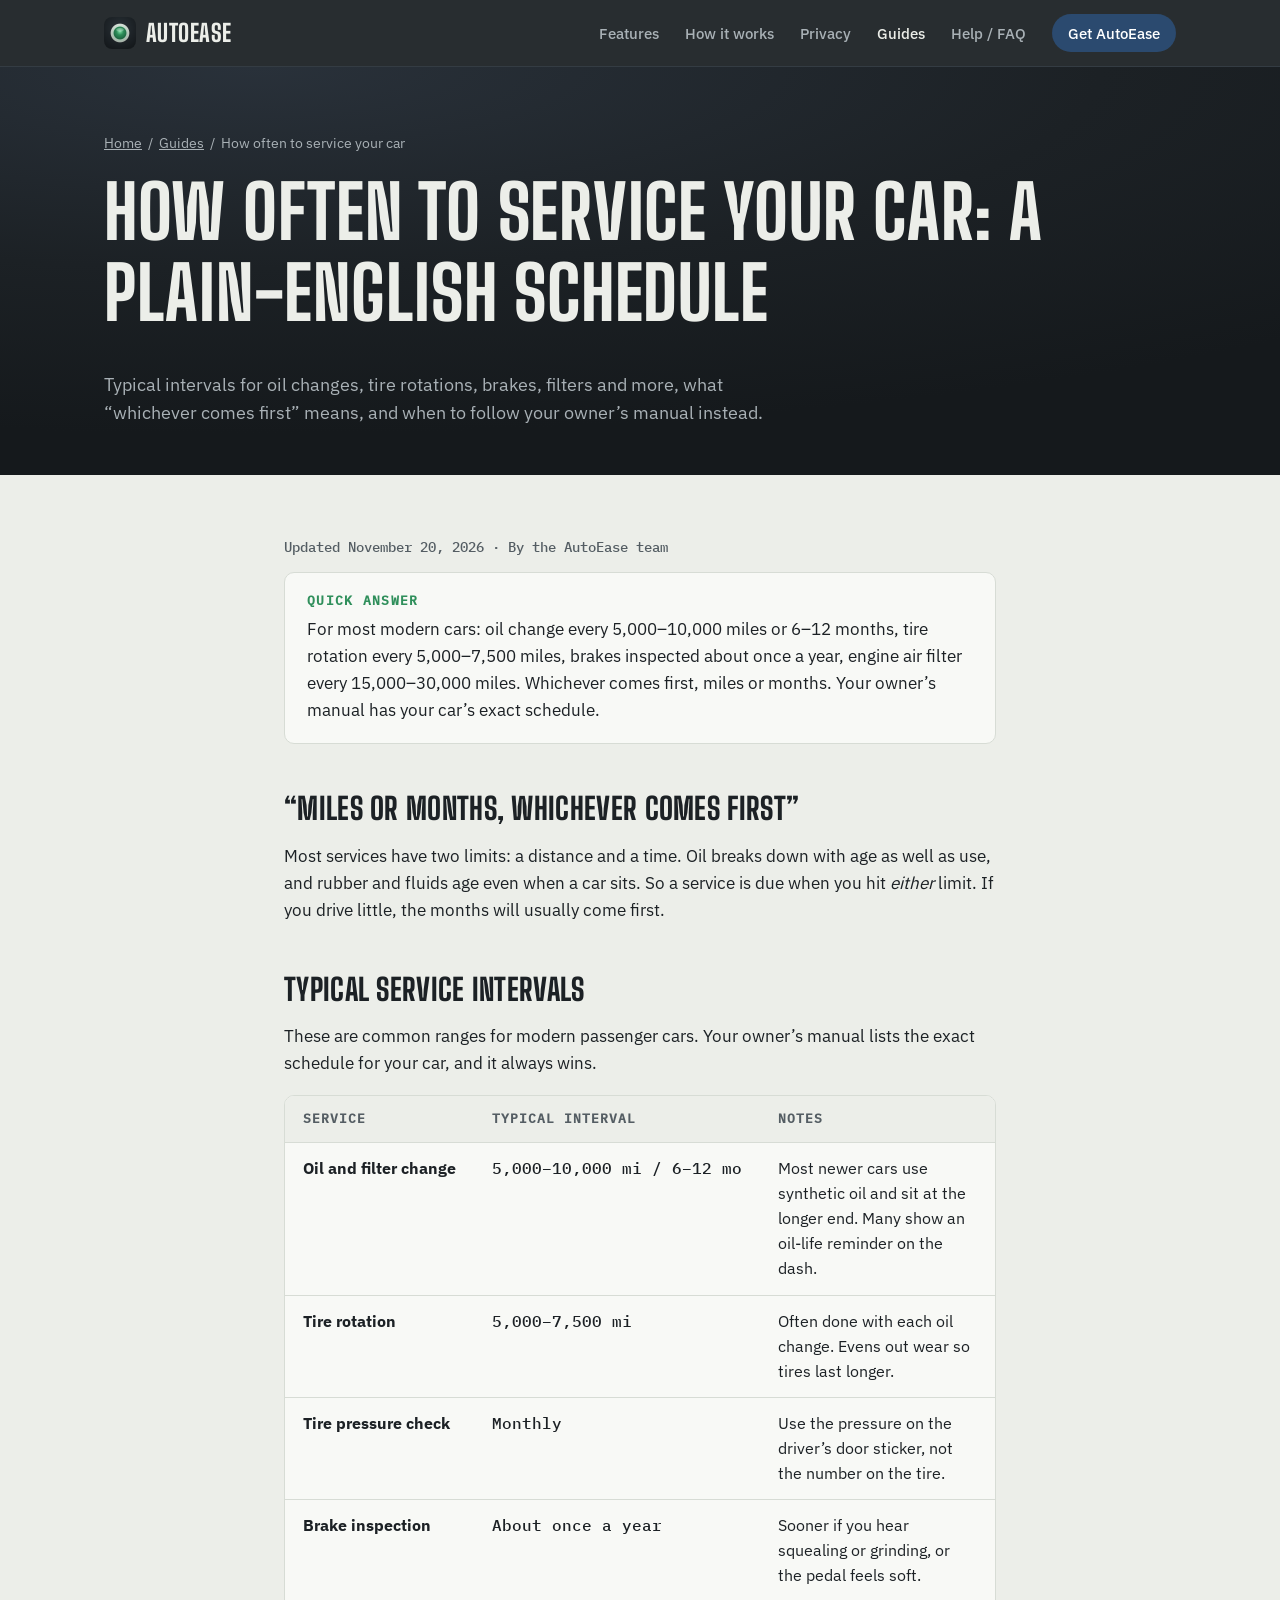
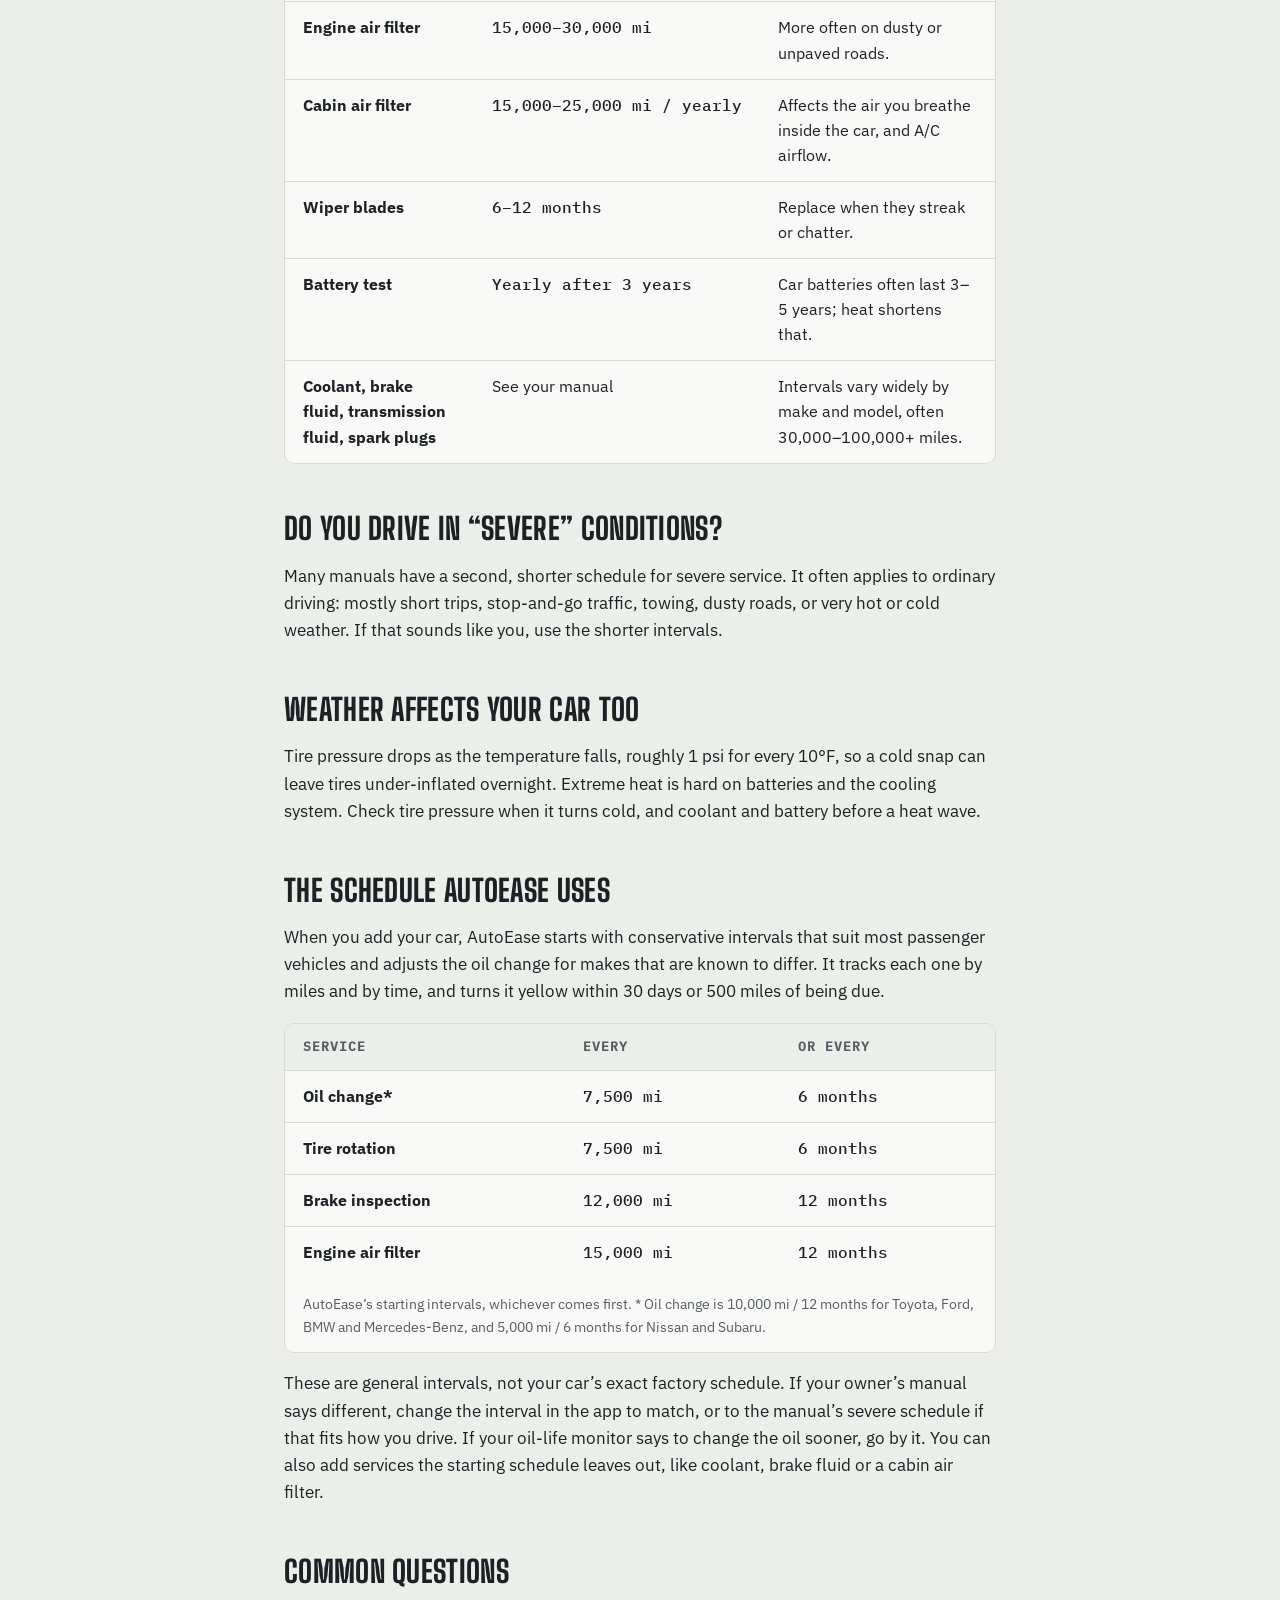
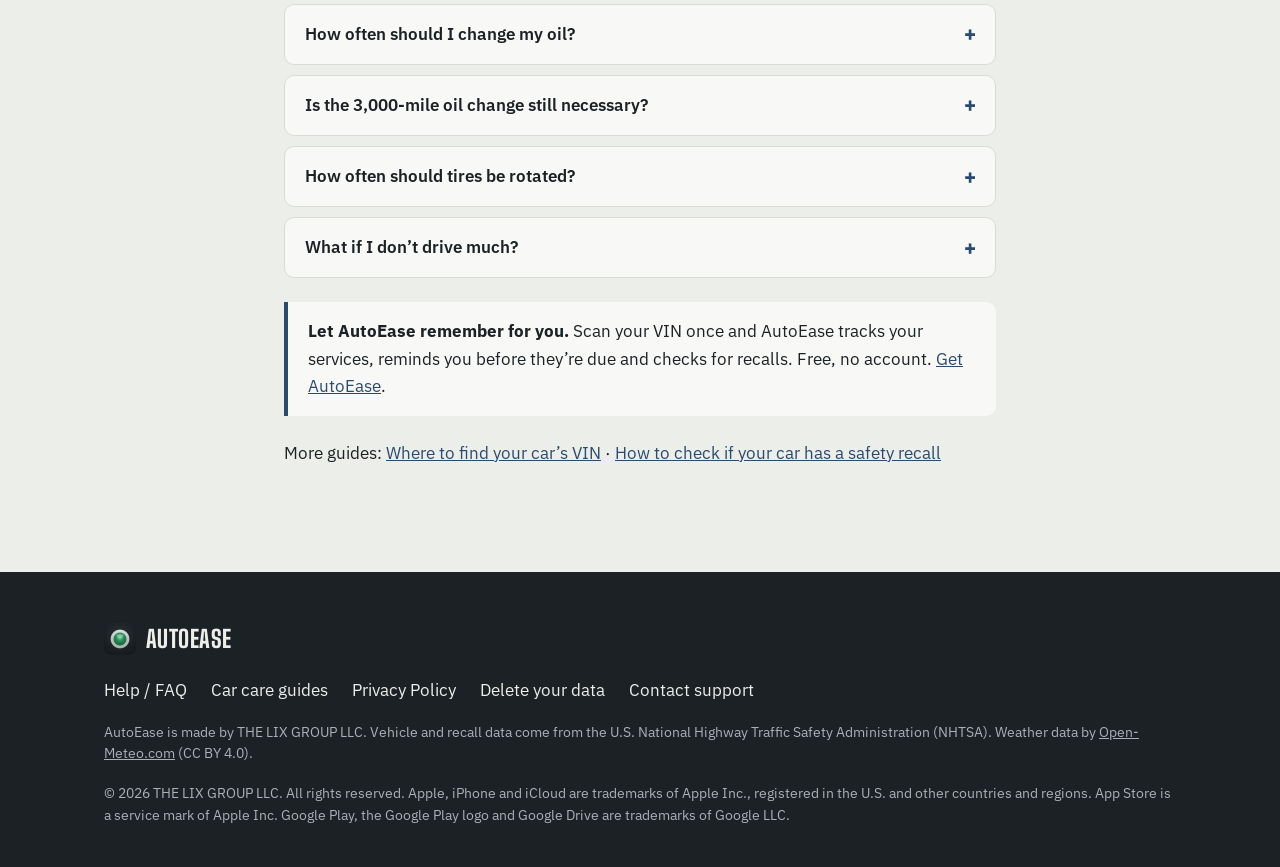
<file: guides/car-maintenance-schedule.html>
<!doctype html>
<html lang="en">
<head>
  <!-- GTM head: paste the Google Tag Manager <script> snippet here, first thing in <head> (README → Analytics). -->
  <meta charset="utf-8" />
  <meta name="viewport" content="width=device-width, initial-scale=1" />
  <meta name="theme-color" content="#1c2125" />
  <title>How often to service your car: a plain-English schedule | AutoEase</title>
  <meta name="description" content="Typical intervals for oil changes, tire rotations, brakes, filters and more, what “whichever comes first” means, and when to follow your owner’s manual instead." />
  <link rel="canonical" href="https://autoease.lixlink.com/guides/car-maintenance-schedule.html" />
  <meta property="og:site_name" content="AutoEase" />
  <meta property="og:type" content="article" />
  <meta property="og:url" content="https://autoease.lixlink.com/guides/car-maintenance-schedule.html" />
  <meta property="og:title" content="How often to service your car: a plain-English schedule | AutoEase" />
  <meta property="og:description" content="Typical intervals for oil changes, tire rotations, brakes, filters and more, what “whichever comes first” means, and when to follow your owner’s manual instead." />
  <meta property="og:image" content="https://autoease.lixlink.com/assets/img/og-image.png" />
  <meta property="og:image:type" content="image/png" />
  <meta property="og:image:width" content="1200" />
  <meta property="og:image:height" content="630" />
  <meta property="og:image:alt" content="AutoEase status lamp glowing green. Scan your car once. We&#x27;ll tell you when it needs anything." />
  <meta property="og:locale" content="en_US" />
  <meta name="twitter:card" content="summary_large_image" />
  <meta name="twitter:title" content="How often to service your car: a plain-English schedule | AutoEase" />
  <meta name="twitter:description" content="Typical intervals for oil changes, tire rotations, brakes, filters and more, what “whichever comes first” means, and when to follow your owner’s manual instead." />
  <meta name="twitter:image" content="https://autoease.lixlink.com/assets/img/og-image.png" />
  <link rel="icon" type="image/png" sizes="32x32" href="/assets/img/favicon-32.png" />
  <link rel="icon" type="image/png" sizes="16x16" href="/assets/img/favicon-16.png" />
  <link rel="apple-touch-icon" href="/assets/img/apple-touch-icon.png" />
  <link rel="preload" href="/assets/fonts/big-shoulders-display.woff2" as="font" type="font/woff2" crossorigin />
  <link rel="preload" href="/assets/fonts/ibm-plex-sans.woff2" as="font" type="font/woff2" crossorigin />
  <link rel="stylesheet" href="/assets/css/style.css" />
  <script type="application/ld+json">
{
  "@context": "https://schema.org",
  "@graph": [
    {
      "@type": "Organization",
      "@id": "https://autoease.lixlink.com/#organization",
      "name": "THE LIX GROUP LLC",
      "url": "https://autoease.lixlink.com/",
      "logo": {
        "@type": "ImageObject",
        "url": "https://autoease.lixlink.com/assets/img/icon-512.png",
        "width": 512,
        "height": 512
      },
      "contactPoint": {
        "@type": "ContactPoint",
        "contactType": "customer support",
        "email": "autoease-support@lixlink.com",
        "availableLanguage": "en"
      }
    },
    {
      "@type": "Article",
      "@id": "https://autoease.lixlink.com/guides/car-maintenance-schedule.html#article",
      "headline": "How often to service your car: a plain-English schedule",
      "description": "Typical intervals for oil changes, tire rotations, brakes, filters and more, what “whichever comes first” means, and when to follow your owner’s manual instead.",
      "url": "https://autoease.lixlink.com/guides/car-maintenance-schedule.html",
      "mainEntityOfPage": "https://autoease.lixlink.com/guides/car-maintenance-schedule.html",
      "image": "https://autoease.lixlink.com/assets/img/og-image.png",
      "datePublished": "2026-11-14",
      "dateModified": "2026-11-20",
      "inLanguage": "en-US",
      "author": {
        "@id": "https://autoease.lixlink.com/#organization"
      },
      "publisher": {
        "@id": "https://autoease.lixlink.com/#organization"
      },
      "isPartOf": {
        "@id": "https://autoease.lixlink.com/#website"
      }
    },
    {
      "@type": "BreadcrumbList",
      "itemListElement": [
        {
          "@type": "ListItem",
          "position": 1,
          "name": "Home",
          "item": "https://autoease.lixlink.com/"
        },
        {
          "@type": "ListItem",
          "position": 2,
          "name": "Guides",
          "item": "https://autoease.lixlink.com/guides/"
        },
        {
          "@type": "ListItem",
          "position": 3,
          "name": "How often to service your car: a plain-English schedule",
          "item": "https://autoease.lixlink.com/guides/car-maintenance-schedule.html"
        }
      ]
    },
    {
      "@type": "FAQPage",
      "@id": "https://autoease.lixlink.com/guides/car-maintenance-schedule.html#faq",
      "mainEntity": [
        {
          "@type": "Question",
          "name": "How often should I change my oil?",
          "acceptedAnswer": {
            "@type": "Answer",
            "text": "Most newer cars using synthetic oil need an oil change every 5,000 to 10,000 miles or 6 to 12 months, whichever comes first. Check your owner’s manual or your car’s oil-life monitor for your exact interval."
          }
        },
        {
          "@type": "Question",
          "name": "Is the 3,000-mile oil change still necessary?",
          "acceptedAnswer": {
            "@type": "Answer",
            "text": "For most modern cars, no. The 3,000-mile rule dates from older engines and oils. Follow your owner’s manual, and use its severe-service schedule if you mostly make short trips, tow, or drive in extreme heat or cold."
          }
        },
        {
          "@type": "Question",
          "name": "How often should tires be rotated?",
          "acceptedAnswer": {
            "@type": "Answer",
            "text": "Typically every 5,000 to 7,500 miles, which is why many people do it with each oil change."
          }
        },
        {
          "@type": "Question",
          "name": "What if I don’t drive much?",
          "acceptedAnswer": {
            "@type": "Answer",
            "text": "Time limits still apply. Oil and fluids age even when a car sits, so a car driven little is often due by months before miles."
          }
        }
      ]
    }
  ]
}
  </script>
</head>
<body>
  <!-- GTM body: paste the Google Tag Manager <noscript> snippet here, first thing in <body> (README → Analytics). -->
  <a class="skip-link" href="#main">Skip to content</a>
  <header class="site-header">
    <nav class="nav wrap" aria-label="Main">
      <a class="brand" href="/">
        <img src="/assets/img/icon-512.png" alt="" width="32" height="32" />
        <span>AutoEase</span>
      </a>
      <button class="nav-toggle" type="button" aria-label="Toggle navigation" aria-expanded="false" aria-controls="nav-links">☰</button>
      <ul class="nav-links" id="nav-links">
        <li><a href="/#features">Features</a></li>
        <li><a href="/#how-it-works">How it works</a></li>
        <li><a href="/#privacy">Privacy</a></li>
        <li><a href="/guides/" aria-current="page">Guides</a></li>
        <li><a href="/faq.html">Help / FAQ</a></li>
        <li><a class="nav-cta" href="/#download">Get AutoEase</a></li>
      </ul>
    </nav>
  </header>
  <main id="main">
    <div class="page-hero dark">
      <div class="wrap">
        <ol class="breadcrumb">
          <li><a href="/">Home</a></li>
          <li><a href="/guides/">Guides</a></li>
          <li aria-current="page">How often to service your car</li>
        </ol>
        <h1>How often to service your car: a plain-English schedule</h1>
        <p>Typical intervals for oil changes, tire rotations, brakes, filters and more, what “whichever comes first” means, and when to follow your owner’s manual instead.</p>
      </div>
    </div>
    <article class="wrap content-page">
    <p class="updated">Updated November 20, 2026 · By the AutoEase team</p>
    <div class="tldr"><strong>Quick answer</strong><p>For most modern cars: oil change every 5,000–10,000 miles or 6–12 months, tire rotation every 5,000–7,500 miles, brakes inspected about once a year, engine air filter every 15,000–30,000 miles. Whichever comes first, miles or months. Your owner’s manual has your car’s exact schedule.</p></div>
    <h2 id="whichever">“Miles or months, whichever comes first”</h2>
    <p>Most services have two limits: a distance and a time. Oil breaks down with age as well as use, and rubber and fluids age even when a car sits. So a service is due when you hit <em>either</em> limit. If you drive little, the months will usually come first.</p>

    <h2 id="typical">Typical service intervals</h2>
    <p>These are common ranges for modern passenger cars. Your owner’s manual lists the exact schedule for your car, and it always wins.</p>
    <div class="table-wrap">
      <table>
        <thead><tr><th scope="col">Service</th><th scope="col">Typical interval</th><th scope="col">Notes</th></tr></thead>
        <tbody>
          <tr><th scope="row">Oil and filter change</th><td class="num">5,000–10,000 mi / 6–12 mo</td><td>Most newer cars use synthetic oil and sit at the longer end. Many show an oil-life reminder on the dash.</td></tr>
          <tr><th scope="row">Tire rotation</th><td class="num">5,000–7,500 mi</td><td>Often done with each oil change. Evens out wear so tires last longer.</td></tr>
          <tr><th scope="row">Tire pressure check</th><td class="num">Monthly</td><td>Use the pressure on the driver’s door sticker, not the number on the tire.</td></tr>
          <tr><th scope="row">Brake inspection</th><td class="num">About once a year</td><td>Sooner if you hear squealing or grinding, or the pedal feels soft.</td></tr>
          <tr><th scope="row">Engine air filter</th><td class="num">15,000–30,000 mi</td><td>More often on dusty or unpaved roads.</td></tr>
          <tr><th scope="row">Cabin air filter</th><td class="num">15,000–25,000 mi / yearly</td><td>Affects the air you breathe inside the car, and A/C airflow.</td></tr>
          <tr><th scope="row">Wiper blades</th><td class="num">6–12 months</td><td>Replace when they streak or chatter.</td></tr>
          <tr><th scope="row">Battery test</th><td class="num">Yearly after 3 years</td><td>Car batteries often last 3–5 years; heat shortens that.</td></tr>
          <tr><th scope="row">Coolant, brake fluid, transmission fluid, spark plugs</th><td>See your manual</td><td>Intervals vary widely by make and model, often 30,000–100,000+ miles.</td></tr>
        </tbody>
      </table>
    </div>

    <h2 id="severe">Do you drive in “severe” conditions?</h2>
    <p>Many manuals have a second, shorter schedule for severe service. It often applies to ordinary driving: mostly short trips, stop-and-go traffic, towing, dusty roads, or very hot or cold weather. If that sounds like you, use the shorter intervals.</p>

    <h2 id="weather">Weather affects your car too</h2>
    <p>Tire pressure drops as the temperature falls, roughly 1 psi for every 10°F, so a cold snap can leave tires under-inflated overnight. Extreme heat is hard on batteries and the cooling system. Check tire pressure when it turns cold, and coolant and battery before a heat wave.</p>

    <h2 id="autoease">The schedule AutoEase uses</h2>
    <p>When you add your car, AutoEase starts with conservative intervals that suit most passenger vehicles and adjusts the oil change for makes that are known to differ. It tracks each one by miles and by time, and turns it yellow within 30 days or 500 miles of being due.</p>
        <div class="table-wrap">
          <table>
            <caption>AutoEase’s starting intervals, whichever comes first. * Oil change is 10,000 mi / 12 months for Toyota, Ford, BMW and Mercedes-Benz, and 5,000 mi / 6 months for Nissan and Subaru. </caption>
            <thead><tr><th scope="col">Service</th><th scope="col">Every</th><th scope="col">Or every</th></tr></thead>
            <tbody>
            <tr><th scope="row">Oil change*</th><td class="num">7,500 mi</td><td class="num">6 months</td></tr>
            <tr><th scope="row">Tire rotation</th><td class="num">7,500 mi</td><td class="num">6 months</td></tr>
            <tr><th scope="row">Brake inspection</th><td class="num">12,000 mi</td><td class="num">12 months</td></tr>
            <tr><th scope="row">Engine air filter</th><td class="num">15,000 mi</td><td class="num">12 months</td></tr>
            </tbody>
          </table>
        </div>
    <p>These are general intervals, not your car’s exact factory schedule. If your owner’s manual says different, change the interval in the app to match, or to the manual’s severe schedule if that fits how you drive. If your oil-life monitor says to change the oil sooner, go by it. You can also add services the starting schedule leaves out, like coolant, brake fluid or a cabin air filter.</p>

    <h2 id="questions">Common questions</h2>
    <details class="faq-item">
      <summary>How often should I change my oil?</summary>
      <div class="faq-answer"><p>Most newer cars using synthetic oil need an oil change every 5,000 to 10,000 miles or 6 to 12 months, whichever comes first. Check your owner’s manual or your car’s oil-life monitor for your exact interval.</p></div>
    </details>
    <details class="faq-item">
      <summary>Is the 3,000-mile oil change still necessary?</summary>
      <div class="faq-answer"><p>For most modern cars, no. The 3,000-mile rule dates from older engines and oils. Follow your owner’s manual, and use its severe-service schedule if you mostly make short trips, tow, or drive in extreme heat or cold.</p></div>
    </details>
    <details class="faq-item">
      <summary>How often should tires be rotated?</summary>
      <div class="faq-answer"><p>Typically every 5,000 to 7,500 miles, which is why many people do it with each oil change.</p></div>
    </details>
    <details class="faq-item">
      <summary>What if I don’t drive much?</summary>
      <div class="faq-answer"><p>Time limits still apply. Oil and fluids age even when a car sits, so a car driven little is often due by months before miles.</p></div>
    </details>
    <div class="callout">
      <p style="margin:0"><strong>Let AutoEase remember for you.</strong> Scan your VIN once and AutoEase tracks your services, reminds you before they’re due and checks for recalls. Free, no account. <a href="/#download">Get AutoEase</a>.</p>
    </div>
    <p>More guides: <a href="/guides/find-your-vin.html">Where to find your car’s VIN</a> · <a href="/guides/check-car-recalls.html">How to check if your car has a safety recall</a></p>
    </article>
  </main>
  <footer>
    <div class="wrap footer-inner">
      <a class="brand" href="/">
        <img src="/assets/img/icon-512.png" alt="" width="28" height="28" />
        <span>AutoEase</span>
      </a>
      <ul class="footer-links">
        <li><a href="/faq.html">Help / FAQ</a></li>
        <li><a href="/guides/">Car care guides</a></li>
        <li><a href="/privacy.html">Privacy Policy</a></li>
        <li><a href="/delete-data.html">Delete your data</a></li>
        <li><a href="mailto:autoease-support@lixlink.com">Contact support</a></li>
      </ul>
      <p class="footer-copy">AutoEase is made by THE LIX GROUP LLC. Vehicle and recall data come from the U.S. National Highway Traffic Safety Administration (NHTSA). Weather data by <a href="https://open-meteo.com/" rel="noopener" style="color:inherit">Open-Meteo.com</a> (CC BY 4.0).</p>
      <p class="footer-copy">© <span id="year">2026</span> THE LIX GROUP LLC. All rights reserved. Apple, iPhone and iCloud are trademarks of Apple Inc., registered in the U.S. and other countries and regions. App Store is a service mark of Apple Inc. Google Play, the Google Play logo and Google Drive are trademarks of Google LLC.</p>
    </div>
  </footer>

  <script>document.getElementById('year').textContent = new Date().getFullYear();</script>
  <script src="/assets/js/main.js" defer></script>
</body>
</html>
</file>
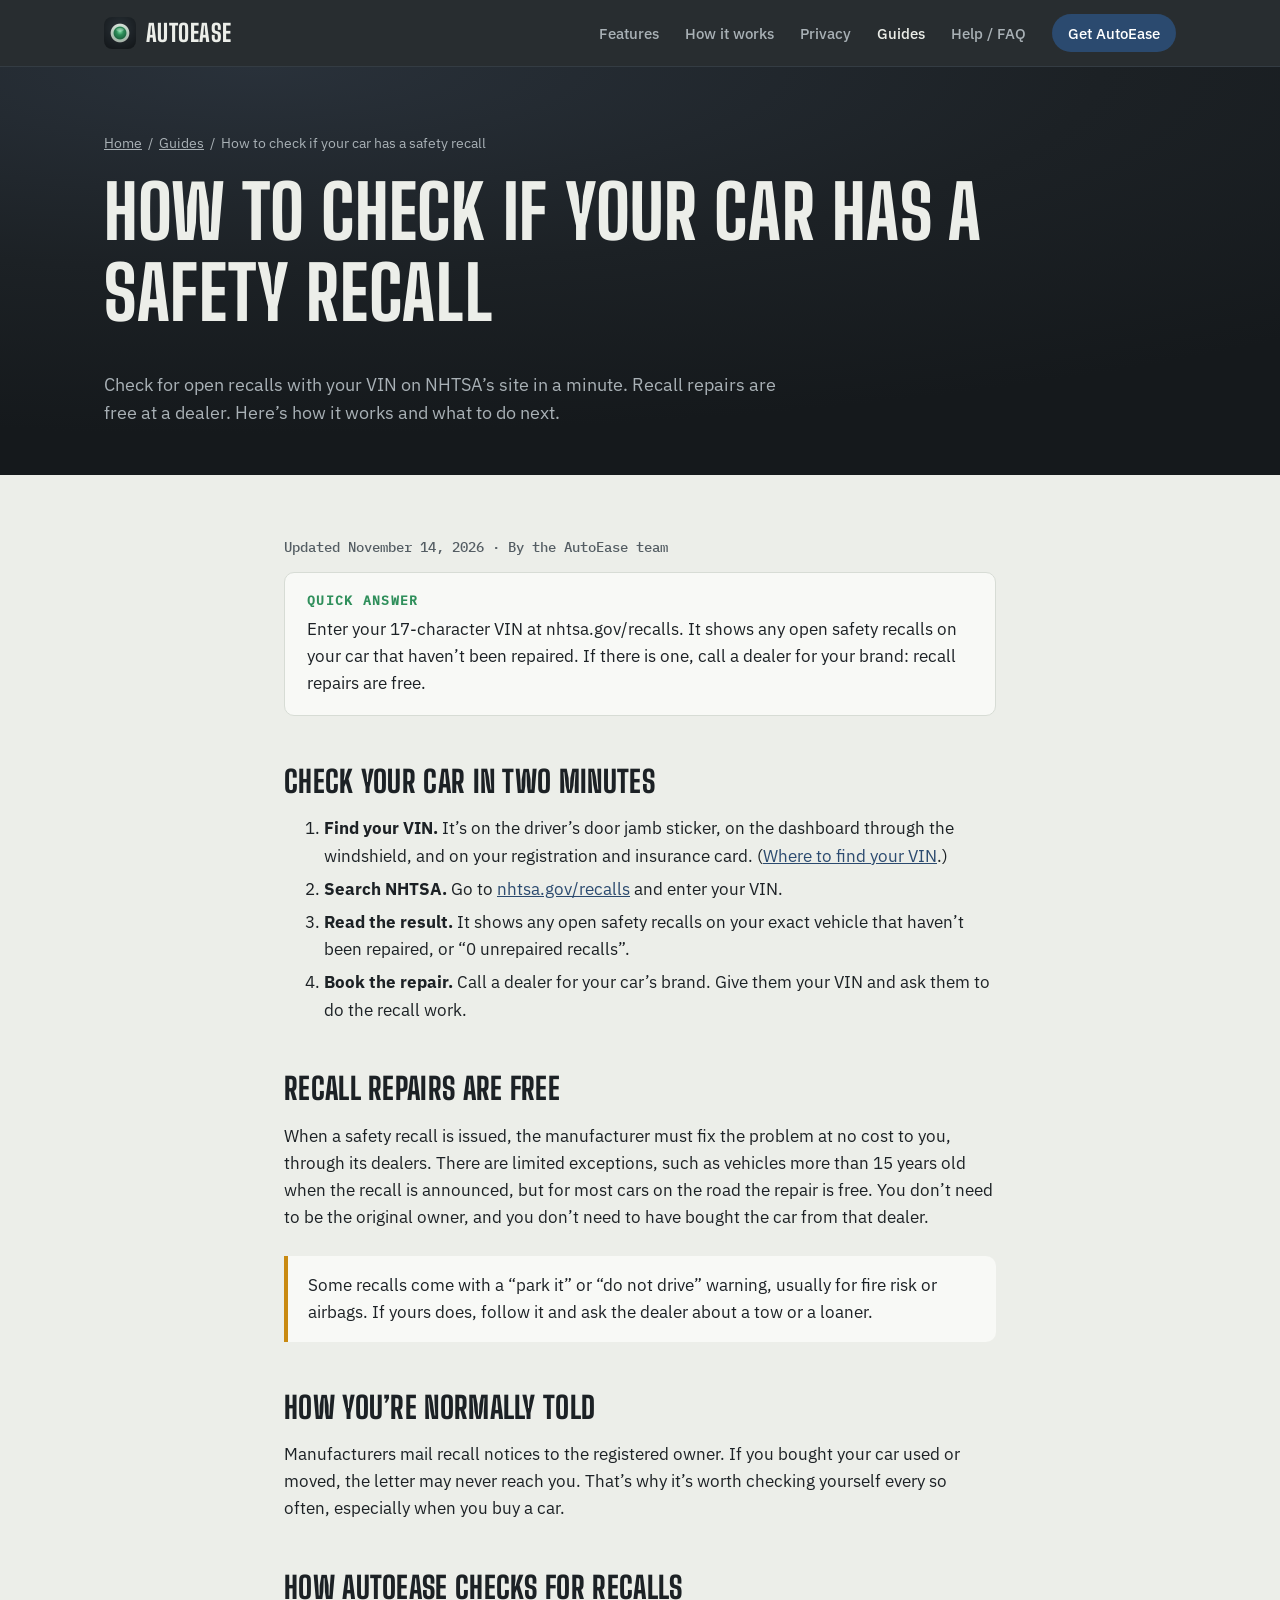
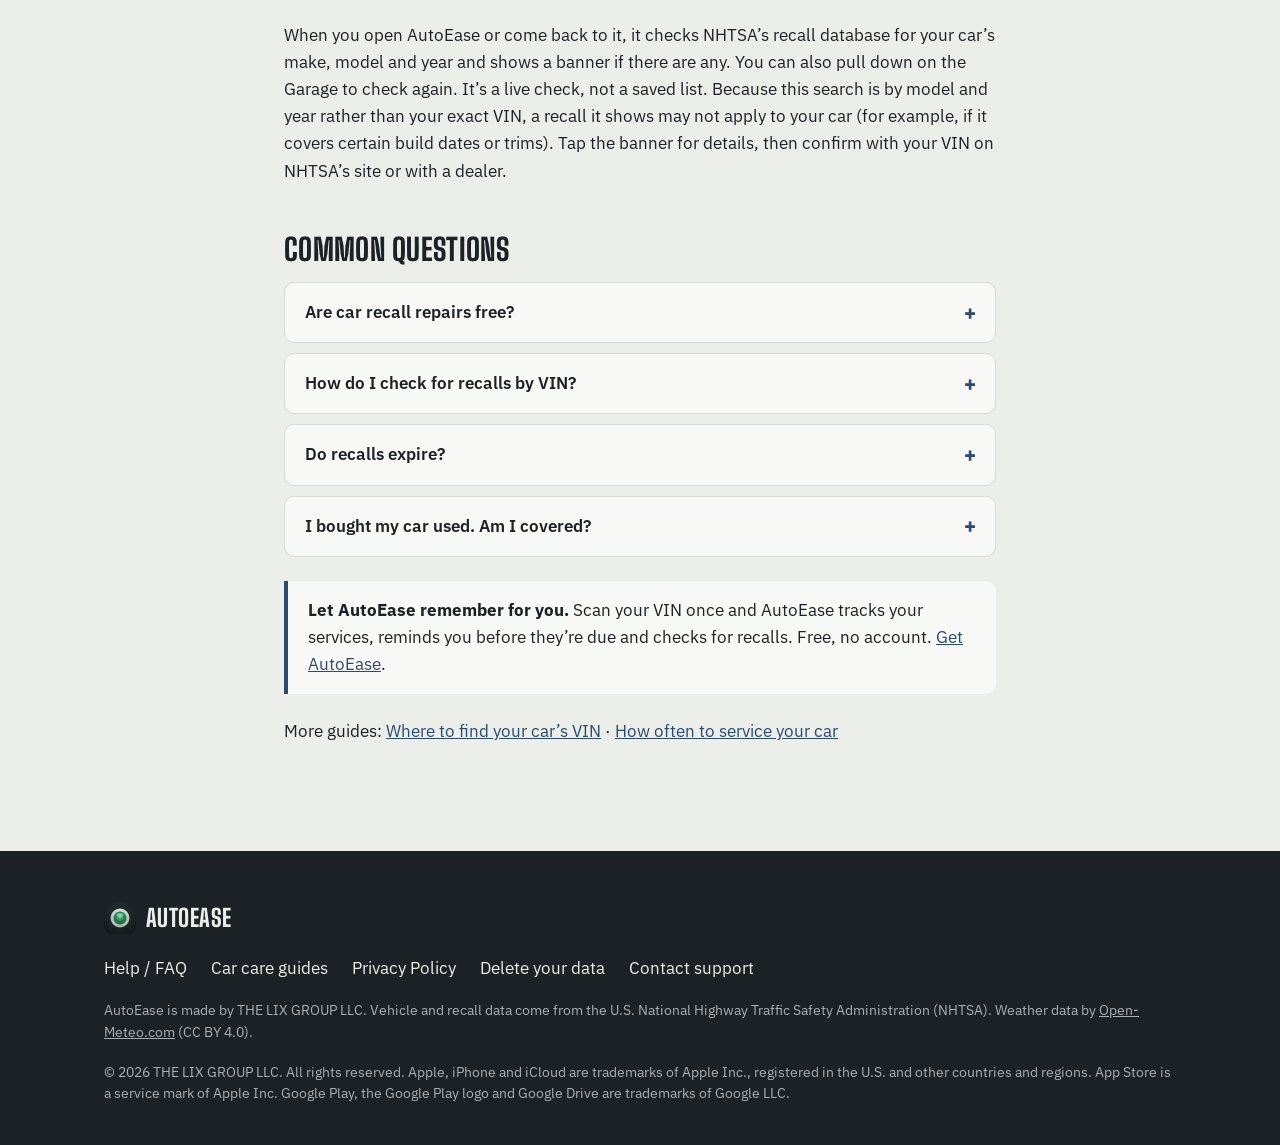
<file: guides/check-car-recalls.html>
<!doctype html>
<html lang="en">
<head>
  <!-- GTM head: paste the Google Tag Manager <script> snippet here, first thing in <head> (README → Analytics). -->
  <meta charset="utf-8" />
  <meta name="viewport" content="width=device-width, initial-scale=1" />
  <meta name="theme-color" content="#1c2125" />
  <title>How to check if your car has a safety recall | AutoEase</title>
  <meta name="description" content="Check for open recalls with your VIN on NHTSA’s site in a minute. Recall repairs are free at a dealer. Here’s how it works and what to do next." />
  <link rel="canonical" href="https://autoease.lixlink.com/guides/check-car-recalls.html" />
  <meta property="og:site_name" content="AutoEase" />
  <meta property="og:type" content="article" />
  <meta property="og:url" content="https://autoease.lixlink.com/guides/check-car-recalls.html" />
  <meta property="og:title" content="How to check if your car has a safety recall | AutoEase" />
  <meta property="og:description" content="Check for open recalls with your VIN on NHTSA’s site in a minute. Recall repairs are free at a dealer. Here’s how it works and what to do next." />
  <meta property="og:image" content="https://autoease.lixlink.com/assets/img/og-image.png" />
  <meta property="og:image:type" content="image/png" />
  <meta property="og:image:width" content="1200" />
  <meta property="og:image:height" content="630" />
  <meta property="og:image:alt" content="AutoEase status lamp glowing green. Scan your car once. We&#x27;ll tell you when it needs anything." />
  <meta property="og:locale" content="en_US" />
  <meta name="twitter:card" content="summary_large_image" />
  <meta name="twitter:title" content="How to check if your car has a safety recall | AutoEase" />
  <meta name="twitter:description" content="Check for open recalls with your VIN on NHTSA’s site in a minute. Recall repairs are free at a dealer. Here’s how it works and what to do next." />
  <meta name="twitter:image" content="https://autoease.lixlink.com/assets/img/og-image.png" />
  <link rel="icon" type="image/png" sizes="32x32" href="/assets/img/favicon-32.png" />
  <link rel="icon" type="image/png" sizes="16x16" href="/assets/img/favicon-16.png" />
  <link rel="apple-touch-icon" href="/assets/img/apple-touch-icon.png" />
  <link rel="preload" href="/assets/fonts/big-shoulders-display.woff2" as="font" type="font/woff2" crossorigin />
  <link rel="preload" href="/assets/fonts/ibm-plex-sans.woff2" as="font" type="font/woff2" crossorigin />
  <link rel="stylesheet" href="/assets/css/style.css" />
  <script type="application/ld+json">
{
  "@context": "https://schema.org",
  "@graph": [
    {
      "@type": "Organization",
      "@id": "https://autoease.lixlink.com/#organization",
      "name": "THE LIX GROUP LLC",
      "url": "https://autoease.lixlink.com/",
      "logo": {
        "@type": "ImageObject",
        "url": "https://autoease.lixlink.com/assets/img/icon-512.png",
        "width": 512,
        "height": 512
      },
      "contactPoint": {
        "@type": "ContactPoint",
        "contactType": "customer support",
        "email": "autoease-support@lixlink.com",
        "availableLanguage": "en"
      }
    },
    {
      "@type": "Article",
      "@id": "https://autoease.lixlink.com/guides/check-car-recalls.html#article",
      "headline": "How to check if your car has a safety recall",
      "description": "Check for open recalls with your VIN on NHTSA’s site in a minute. Recall repairs are free at a dealer. Here’s how it works and what to do next.",
      "url": "https://autoease.lixlink.com/guides/check-car-recalls.html",
      "mainEntityOfPage": "https://autoease.lixlink.com/guides/check-car-recalls.html",
      "image": "https://autoease.lixlink.com/assets/img/og-image.png",
      "datePublished": "2026-11-14",
      "dateModified": "2026-11-14",
      "inLanguage": "en-US",
      "author": {
        "@id": "https://autoease.lixlink.com/#organization"
      },
      "publisher": {
        "@id": "https://autoease.lixlink.com/#organization"
      },
      "isPartOf": {
        "@id": "https://autoease.lixlink.com/#website"
      }
    },
    {
      "@type": "BreadcrumbList",
      "itemListElement": [
        {
          "@type": "ListItem",
          "position": 1,
          "name": "Home",
          "item": "https://autoease.lixlink.com/"
        },
        {
          "@type": "ListItem",
          "position": 2,
          "name": "Guides",
          "item": "https://autoease.lixlink.com/guides/"
        },
        {
          "@type": "ListItem",
          "position": 3,
          "name": "How to check if your car has a safety recall",
          "item": "https://autoease.lixlink.com/guides/check-car-recalls.html"
        }
      ]
    },
    {
      "@type": "HowTo",
      "@id": "https://autoease.lixlink.com/guides/check-car-recalls.html#howto",
      "name": "How to check if your car has an open safety recall",
      "totalTime": "PT2M",
      "step": [
        {
          "@type": "HowToStep",
          "position": 1,
          "name": "Find your VIN",
          "text": "Find the 17-character VIN on the driver’s door jamb sticker, the dashboard by the windshield, or your registration or insurance card."
        },
        {
          "@type": "HowToStep",
          "position": 2,
          "name": "Search NHTSA",
          "text": "Go to nhtsa.gov/recalls and enter your VIN."
        },
        {
          "@type": "HowToStep",
          "position": 3,
          "name": "Read the result",
          "text": "The page lists any open, unrepaired safety recalls on your vehicle, or says there are none."
        },
        {
          "@type": "HowToStep",
          "position": 4,
          "name": "Call a dealer",
          "text": "If there is an open recall, call a dealer for your car’s brand and book the free repair."
        }
      ]
    },
    {
      "@type": "FAQPage",
      "@id": "https://autoease.lixlink.com/guides/check-car-recalls.html#faq",
      "mainEntity": [
        {
          "@type": "Question",
          "name": "Are car recall repairs free?",
          "acceptedAnswer": {
            "@type": "Answer",
            "text": "Yes, in nearly all cases. The manufacturer must fix a safety recall at no charge through its dealers. Limited exceptions exist, such as vehicles more than 15 years old when the recall is announced."
          }
        },
        {
          "@type": "Question",
          "name": "How do I check for recalls by VIN?",
          "acceptedAnswer": {
            "@type": "Answer",
            "text": "Enter your 17-character VIN at nhtsa.gov/recalls. It lists any open safety recalls on your vehicle that haven’t been repaired."
          }
        },
        {
          "@type": "Question",
          "name": "Do recalls expire?",
          "acceptedAnswer": {
            "@type": "Answer",
            "text": "Safety recalls don’t expire just because time has passed. If your car has an open recall, a dealer can usually still do the repair."
          }
        },
        {
          "@type": "Question",
          "name": "I bought my car used. Am I covered?",
          "acceptedAnswer": {
            "@type": "Answer",
            "text": "Yes. The free recall repair goes with the car, not the original owner."
          }
        }
      ]
    }
  ]
}
  </script>
</head>
<body>
  <!-- GTM body: paste the Google Tag Manager <noscript> snippet here, first thing in <body> (README → Analytics). -->
  <a class="skip-link" href="#main">Skip to content</a>
  <header class="site-header">
    <nav class="nav wrap" aria-label="Main">
      <a class="brand" href="/">
        <img src="/assets/img/icon-512.png" alt="" width="32" height="32" />
        <span>AutoEase</span>
      </a>
      <button class="nav-toggle" type="button" aria-label="Toggle navigation" aria-expanded="false" aria-controls="nav-links">☰</button>
      <ul class="nav-links" id="nav-links">
        <li><a href="/#features">Features</a></li>
        <li><a href="/#how-it-works">How it works</a></li>
        <li><a href="/#privacy">Privacy</a></li>
        <li><a href="/guides/" aria-current="page">Guides</a></li>
        <li><a href="/faq.html">Help / FAQ</a></li>
        <li><a class="nav-cta" href="/#download">Get AutoEase</a></li>
      </ul>
    </nav>
  </header>
  <main id="main">
    <div class="page-hero dark">
      <div class="wrap">
        <ol class="breadcrumb">
          <li><a href="/">Home</a></li>
          <li><a href="/guides/">Guides</a></li>
          <li aria-current="page">How to check if your car has a safety recall</li>
        </ol>
        <h1>How to check if your car has a safety recall</h1>
        <p>Check for open recalls with your VIN on NHTSA’s site in a minute. Recall repairs are free at a dealer. Here’s how it works and what to do next.</p>
      </div>
    </div>
    <article class="wrap content-page">
    <p class="updated">Updated November 14, 2026 · By the AutoEase team</p>
    <div class="tldr"><strong>Quick answer</strong><p>Enter your 17-character VIN at nhtsa.gov/recalls. It shows any open safety recalls on your car that haven’t been repaired. If there is one, call a dealer for your brand: recall repairs are free.</p></div>
    <h2 id="check">Check your car in two minutes</h2>
    <ol>
      <li><strong>Find your VIN.</strong> It’s on the driver’s door jamb sticker, on the dashboard through the windshield, and on your registration and insurance card. (<a href="/guides/find-your-vin.html">Where to find your VIN</a>.)</li>
      <li><strong>Search NHTSA.</strong> Go to <a href="https://www.nhtsa.gov/recalls" rel="noopener">nhtsa.gov/recalls</a> and enter your VIN.</li>
      <li><strong>Read the result.</strong> It shows any open safety recalls on your exact vehicle that haven’t been repaired, or “0 unrepaired recalls”.</li>
      <li><strong>Book the repair.</strong> Call a dealer for your car’s brand. Give them your VIN and ask them to do the recall work.</li>
    </ol>

    <h2 id="free">Recall repairs are free</h2>
    <p>When a safety recall is issued, the manufacturer must fix the problem at no cost to you, through its dealers. There are limited exceptions, such as vehicles more than 15 years old when the recall is announced, but for most cars on the road the repair is free. You don’t need to be the original owner, and you don’t need to have bought the car from that dealer.</p>
    <div class="callout warn"><p style="margin:0">Some recalls come with a “park it” or “do not drive” warning, usually for fire risk or airbags. If yours does, follow it and ask the dealer about a tow or a loaner.</p></div>

    <h2 id="notices">How you’re normally told</h2>
    <p>Manufacturers mail recall notices to the registered owner. If you bought your car used or moved, the letter may never reach you. That’s why it’s worth checking yourself every so often, especially when you buy a car.</p>

    <h2 id="autoease">How AutoEase checks for recalls</h2>
    <p>When you open AutoEase or come back to it, it checks NHTSA’s recall database for your car’s make, model and year and shows a banner if there are any. You can also pull down on the Garage to check again. It’s a live check, not a saved list. Because this search is by model and year rather than your exact VIN, a recall it shows may not apply to your car (for example, if it covers certain build dates or trims). Tap the banner for details, then confirm with your VIN on NHTSA’s site or with a dealer.</p>

    <h2 id="questions">Common questions</h2>
    <details class="faq-item">
      <summary>Are car recall repairs free?</summary>
      <div class="faq-answer"><p>Yes, in nearly all cases. The manufacturer must fix a safety recall at no charge through its dealers. Limited exceptions exist, such as vehicles more than 15 years old when the recall is announced.</p></div>
    </details>
    <details class="faq-item">
      <summary>How do I check for recalls by VIN?</summary>
      <div class="faq-answer"><p>Enter your 17-character VIN at nhtsa.gov/recalls. It lists any open safety recalls on your vehicle that haven’t been repaired.</p></div>
    </details>
    <details class="faq-item">
      <summary>Do recalls expire?</summary>
      <div class="faq-answer"><p>Safety recalls don’t expire just because time has passed. If your car has an open recall, a dealer can usually still do the repair.</p></div>
    </details>
    <details class="faq-item">
      <summary>I bought my car used. Am I covered?</summary>
      <div class="faq-answer"><p>Yes. The free recall repair goes with the car, not the original owner.</p></div>
    </details>
    <div class="callout">
      <p style="margin:0"><strong>Let AutoEase remember for you.</strong> Scan your VIN once and AutoEase tracks your services, reminds you before they’re due and checks for recalls. Free, no account. <a href="/#download">Get AutoEase</a>.</p>
    </div>
    <p>More guides: <a href="/guides/find-your-vin.html">Where to find your car’s VIN</a> · <a href="/guides/car-maintenance-schedule.html">How often to service your car</a></p>
    </article>
  </main>
  <footer>
    <div class="wrap footer-inner">
      <a class="brand" href="/">
        <img src="/assets/img/icon-512.png" alt="" width="28" height="28" />
        <span>AutoEase</span>
      </a>
      <ul class="footer-links">
        <li><a href="/faq.html">Help / FAQ</a></li>
        <li><a href="/guides/">Car care guides</a></li>
        <li><a href="/privacy.html">Privacy Policy</a></li>
        <li><a href="/delete-data.html">Delete your data</a></li>
        <li><a href="mailto:autoease-support@lixlink.com">Contact support</a></li>
      </ul>
      <p class="footer-copy">AutoEase is made by THE LIX GROUP LLC. Vehicle and recall data come from the U.S. National Highway Traffic Safety Administration (NHTSA). Weather data by <a href="https://open-meteo.com/" rel="noopener" style="color:inherit">Open-Meteo.com</a> (CC BY 4.0).</p>
      <p class="footer-copy">© <span id="year">2026</span> THE LIX GROUP LLC. All rights reserved. Apple, iPhone and iCloud are trademarks of Apple Inc., registered in the U.S. and other countries and regions. App Store is a service mark of Apple Inc. Google Play, the Google Play logo and Google Drive are trademarks of Google LLC.</p>
    </div>
  </footer>

  <script>document.getElementById('year').textContent = new Date().getFullYear();</script>
  <script src="/assets/js/main.js" defer></script>
</body>
</html>
</file>
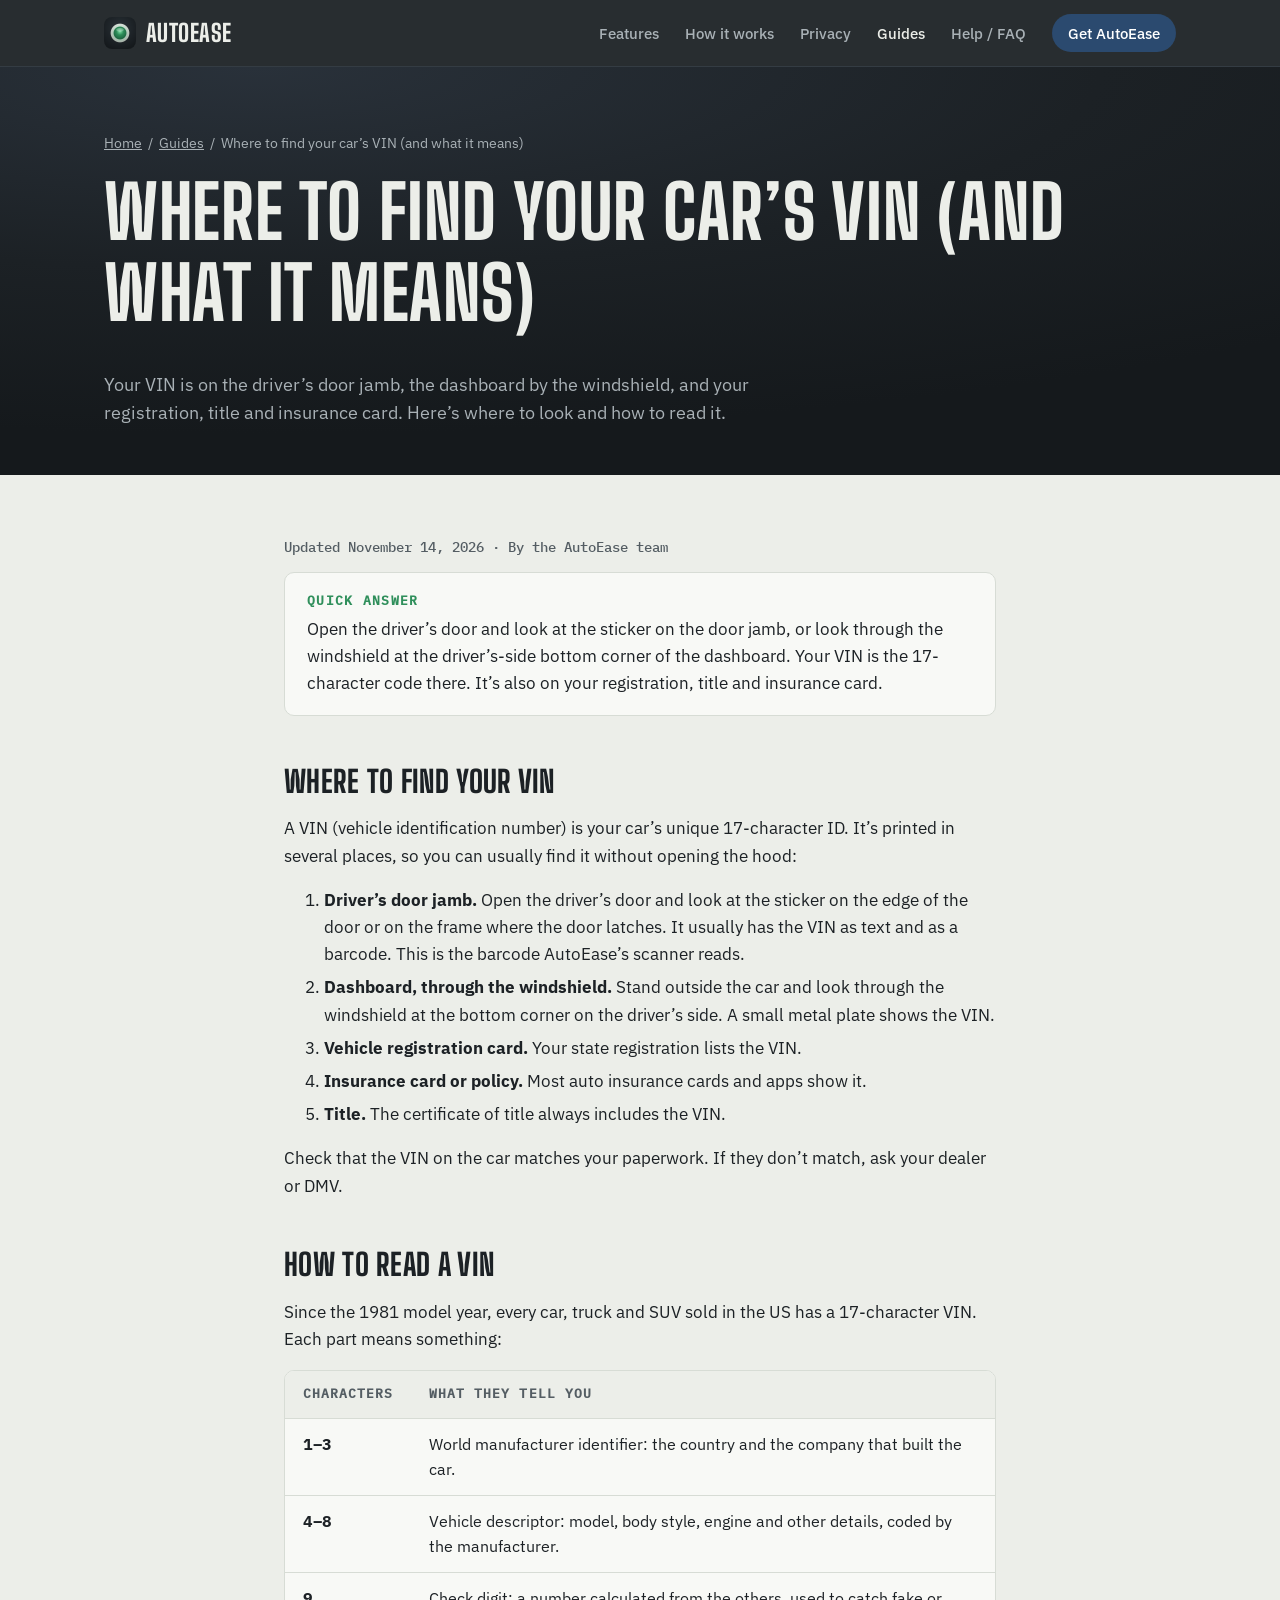
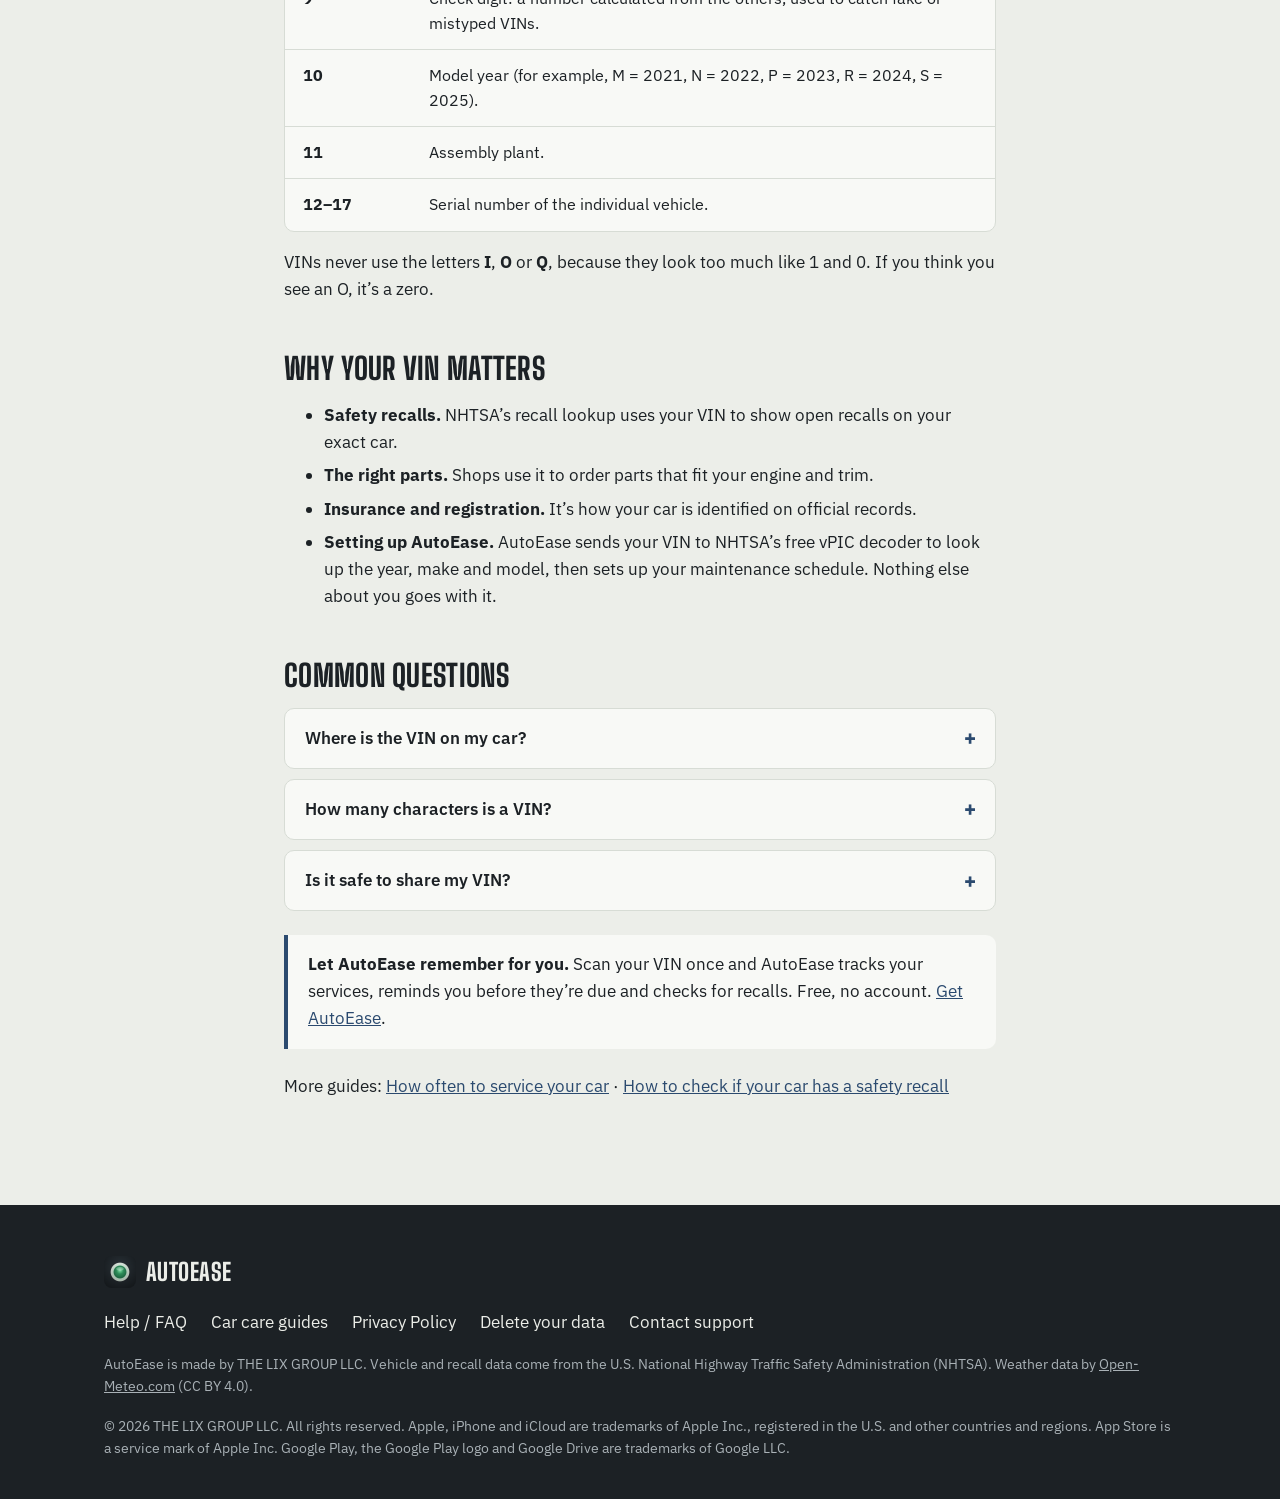
<file: guides/find-your-vin.html>
<!doctype html>
<html lang="en">
<head>
  <!-- GTM head: paste the Google Tag Manager <script> snippet here, first thing in <head> (README → Analytics). -->
  <meta charset="utf-8" />
  <meta name="viewport" content="width=device-width, initial-scale=1" />
  <meta name="theme-color" content="#1c2125" />
  <title>Where to find your car’s VIN (and what it means) | AutoEase</title>
  <meta name="description" content="Your VIN is on the driver’s door jamb, the dashboard by the windshield, and your registration, title and insurance card. Here’s where to look and how to read it." />
  <link rel="canonical" href="https://autoease.lixlink.com/guides/find-your-vin.html" />
  <meta property="og:site_name" content="AutoEase" />
  <meta property="og:type" content="article" />
  <meta property="og:url" content="https://autoease.lixlink.com/guides/find-your-vin.html" />
  <meta property="og:title" content="Where to find your car’s VIN (and what it means) | AutoEase" />
  <meta property="og:description" content="Your VIN is on the driver’s door jamb, the dashboard by the windshield, and your registration, title and insurance card. Here’s where to look and how to read it." />
  <meta property="og:image" content="https://autoease.lixlink.com/assets/img/og-image.png" />
  <meta property="og:image:type" content="image/png" />
  <meta property="og:image:width" content="1200" />
  <meta property="og:image:height" content="630" />
  <meta property="og:image:alt" content="AutoEase status lamp glowing green. Scan your car once. We&#x27;ll tell you when it needs anything." />
  <meta property="og:locale" content="en_US" />
  <meta name="twitter:card" content="summary_large_image" />
  <meta name="twitter:title" content="Where to find your car’s VIN (and what it means) | AutoEase" />
  <meta name="twitter:description" content="Your VIN is on the driver’s door jamb, the dashboard by the windshield, and your registration, title and insurance card. Here’s where to look and how to read it." />
  <meta name="twitter:image" content="https://autoease.lixlink.com/assets/img/og-image.png" />
  <link rel="icon" type="image/png" sizes="32x32" href="/assets/img/favicon-32.png" />
  <link rel="icon" type="image/png" sizes="16x16" href="/assets/img/favicon-16.png" />
  <link rel="apple-touch-icon" href="/assets/img/apple-touch-icon.png" />
  <link rel="preload" href="/assets/fonts/big-shoulders-display.woff2" as="font" type="font/woff2" crossorigin />
  <link rel="preload" href="/assets/fonts/ibm-plex-sans.woff2" as="font" type="font/woff2" crossorigin />
  <link rel="stylesheet" href="/assets/css/style.css" />
  <script type="application/ld+json">
{
  "@context": "https://schema.org",
  "@graph": [
    {
      "@type": "Organization",
      "@id": "https://autoease.lixlink.com/#organization",
      "name": "THE LIX GROUP LLC",
      "url": "https://autoease.lixlink.com/",
      "logo": {
        "@type": "ImageObject",
        "url": "https://autoease.lixlink.com/assets/img/icon-512.png",
        "width": 512,
        "height": 512
      },
      "contactPoint": {
        "@type": "ContactPoint",
        "contactType": "customer support",
        "email": "autoease-support@lixlink.com",
        "availableLanguage": "en"
      }
    },
    {
      "@type": "Article",
      "@id": "https://autoease.lixlink.com/guides/find-your-vin.html#article",
      "headline": "Where to find your car’s VIN (and what it means)",
      "description": "Your VIN is on the driver’s door jamb, the dashboard by the windshield, and your registration, title and insurance card. Here’s where to look and how to read it.",
      "url": "https://autoease.lixlink.com/guides/find-your-vin.html",
      "mainEntityOfPage": "https://autoease.lixlink.com/guides/find-your-vin.html",
      "image": "https://autoease.lixlink.com/assets/img/og-image.png",
      "datePublished": "2026-11-14",
      "dateModified": "2026-11-14",
      "inLanguage": "en-US",
      "author": {
        "@id": "https://autoease.lixlink.com/#organization"
      },
      "publisher": {
        "@id": "https://autoease.lixlink.com/#organization"
      },
      "isPartOf": {
        "@id": "https://autoease.lixlink.com/#website"
      }
    },
    {
      "@type": "BreadcrumbList",
      "itemListElement": [
        {
          "@type": "ListItem",
          "position": 1,
          "name": "Home",
          "item": "https://autoease.lixlink.com/"
        },
        {
          "@type": "ListItem",
          "position": 2,
          "name": "Guides",
          "item": "https://autoease.lixlink.com/guides/"
        },
        {
          "@type": "ListItem",
          "position": 3,
          "name": "Where to find your car’s VIN (and what it means)",
          "item": "https://autoease.lixlink.com/guides/find-your-vin.html"
        }
      ]
    },
    {
      "@type": "FAQPage",
      "@id": "https://autoease.lixlink.com/guides/find-your-vin.html#faq",
      "mainEntity": [
        {
          "@type": "Question",
          "name": "Where is the VIN on my car?",
          "acceptedAnswer": {
            "@type": "Answer",
            "text": "The easiest places are the sticker on the driver’s door jamb and the small plate on the dashboard at the bottom corner of the windshield on the driver’s side. It’s also on your registration, title and insurance card."
          }
        },
        {
          "@type": "Question",
          "name": "How many characters is a VIN?",
          "acceptedAnswer": {
            "@type": "Answer",
            "text": "17 letters and numbers for every car, truck and SUV sold in the US since the 1981 model year. VINs never use the letters I, O or Q."
          }
        },
        {
          "@type": "Question",
          "name": "Is it safe to share my VIN?",
          "acceptedAnswer": {
            "@type": "Answer",
            "text": "A VIN identifies a car, not a person, and it’s visible through the windshield of every parked car. It’s routinely shared with insurers, shops and buyers. Keep your registration and title documents private."
          }
        }
      ]
    }
  ]
}
  </script>
</head>
<body>
  <!-- GTM body: paste the Google Tag Manager <noscript> snippet here, first thing in <body> (README → Analytics). -->
  <a class="skip-link" href="#main">Skip to content</a>
  <header class="site-header">
    <nav class="nav wrap" aria-label="Main">
      <a class="brand" href="/">
        <img src="/assets/img/icon-512.png" alt="" width="32" height="32" />
        <span>AutoEase</span>
      </a>
      <button class="nav-toggle" type="button" aria-label="Toggle navigation" aria-expanded="false" aria-controls="nav-links">☰</button>
      <ul class="nav-links" id="nav-links">
        <li><a href="/#features">Features</a></li>
        <li><a href="/#how-it-works">How it works</a></li>
        <li><a href="/#privacy">Privacy</a></li>
        <li><a href="/guides/" aria-current="page">Guides</a></li>
        <li><a href="/faq.html">Help / FAQ</a></li>
        <li><a class="nav-cta" href="/#download">Get AutoEase</a></li>
      </ul>
    </nav>
  </header>
  <main id="main">
    <div class="page-hero dark">
      <div class="wrap">
        <ol class="breadcrumb">
          <li><a href="/">Home</a></li>
          <li><a href="/guides/">Guides</a></li>
          <li aria-current="page">Where to find your car’s VIN (and what it means)</li>
        </ol>
        <h1>Where to find your car’s VIN (and what it means)</h1>
        <p>Your VIN is on the driver’s door jamb, the dashboard by the windshield, and your registration, title and insurance card. Here’s where to look and how to read it.</p>
      </div>
    </div>
    <article class="wrap content-page">
    <p class="updated">Updated November 14, 2026 · By the AutoEase team</p>
    <div class="tldr"><strong>Quick answer</strong><p>Open the driver’s door and look at the sticker on the door jamb, or look through the windshield at the driver’s-side bottom corner of the dashboard. Your VIN is the 17-character code there. It’s also on your registration, title and insurance card.</p></div>
    <h2 id="where">Where to find your VIN</h2>
    <p>A VIN (vehicle identification number) is your car’s unique 17-character ID. It’s printed in several places, so you can usually find it without opening the hood:</p>
    <ol>
      <li><strong>Driver’s door jamb.</strong> Open the driver’s door and look at the sticker on the edge of the door or on the frame where the door latches. It usually has the VIN as text and as a barcode. This is the barcode AutoEase’s scanner reads.</li>
      <li><strong>Dashboard, through the windshield.</strong> Stand outside the car and look through the windshield at the bottom corner on the driver’s side. A small metal plate shows the VIN.</li>
      <li><strong>Vehicle registration card.</strong> Your state registration lists the VIN.</li>
      <li><strong>Insurance card or policy.</strong> Most auto insurance cards and apps show it.</li>
      <li><strong>Title.</strong> The certificate of title always includes the VIN.</li>
    </ol>
    <p>Check that the VIN on the car matches your paperwork. If they don’t match, ask your dealer or DMV.</p>

    <h2 id="read">How to read a VIN</h2>
    <p>Since the 1981 model year, every car, truck and SUV sold in the US has a 17-character VIN. Each part means something:</p>
    <div class="table-wrap">
      <table>
        <thead><tr><th scope="col">Characters</th><th scope="col">What they tell you</th></tr></thead>
        <tbody>
          <tr><th scope="row" class="num">1–3</th><td>World manufacturer identifier: the country and the company that built the car.</td></tr>
          <tr><th scope="row" class="num">4–8</th><td>Vehicle descriptor: model, body style, engine and other details, coded by the manufacturer.</td></tr>
          <tr><th scope="row" class="num">9</th><td>Check digit: a number calculated from the others, used to catch fake or mistyped VINs.</td></tr>
          <tr><th scope="row" class="num">10</th><td>Model year (for example, M = 2021, N = 2022, P = 2023, R = 2024, S = 2025).</td></tr>
          <tr><th scope="row" class="num">11</th><td>Assembly plant.</td></tr>
          <tr><th scope="row" class="num">12–17</th><td>Serial number of the individual vehicle.</td></tr>
        </tbody>
      </table>
    </div>
    <p>VINs never use the letters <strong>I</strong>, <strong>O</strong> or <strong>Q</strong>, because they look too much like 1 and 0. If you think you see an O, it’s a zero.</p>

    <h2 id="why">Why your VIN matters</h2>
    <ul>
      <li><strong>Safety recalls.</strong> NHTSA’s recall lookup uses your VIN to show open recalls on your exact car.</li>
      <li><strong>The right parts.</strong> Shops use it to order parts that fit your engine and trim.</li>
      <li><strong>Insurance and registration.</strong> It’s how your car is identified on official records.</li>
      <li><strong>Setting up AutoEase.</strong> AutoEase sends your VIN to NHTSA’s free vPIC decoder to look up the year, make and model, then sets up your maintenance schedule. Nothing else about you goes with it.</li>
    </ul>

    <h2 id="questions">Common questions</h2>
    <details class="faq-item">
      <summary>Where is the VIN on my car?</summary>
      <div class="faq-answer"><p>The easiest places are the sticker on the driver’s door jamb and the small plate on the dashboard at the bottom corner of the windshield on the driver’s side. It’s also on your registration, title and insurance card.</p></div>
    </details>
    <details class="faq-item">
      <summary>How many characters is a VIN?</summary>
      <div class="faq-answer"><p>17 letters and numbers for every car, truck and SUV sold in the US since the 1981 model year. VINs never use the letters I, O or Q.</p></div>
    </details>
    <details class="faq-item">
      <summary>Is it safe to share my VIN?</summary>
      <div class="faq-answer"><p>A VIN identifies a car, not a person, and it’s visible through the windshield of every parked car. It’s routinely shared with insurers, shops and buyers. Keep your registration and title documents private.</p></div>
    </details>
    <div class="callout">
      <p style="margin:0"><strong>Let AutoEase remember for you.</strong> Scan your VIN once and AutoEase tracks your services, reminds you before they’re due and checks for recalls. Free, no account. <a href="/#download">Get AutoEase</a>.</p>
    </div>
    <p>More guides: <a href="/guides/car-maintenance-schedule.html">How often to service your car</a> · <a href="/guides/check-car-recalls.html">How to check if your car has a safety recall</a></p>
    </article>
  </main>
  <footer>
    <div class="wrap footer-inner">
      <a class="brand" href="/">
        <img src="/assets/img/icon-512.png" alt="" width="28" height="28" />
        <span>AutoEase</span>
      </a>
      <ul class="footer-links">
        <li><a href="/faq.html">Help / FAQ</a></li>
        <li><a href="/guides/">Car care guides</a></li>
        <li><a href="/privacy.html">Privacy Policy</a></li>
        <li><a href="/delete-data.html">Delete your data</a></li>
        <li><a href="mailto:autoease-support@lixlink.com">Contact support</a></li>
      </ul>
      <p class="footer-copy">AutoEase is made by THE LIX GROUP LLC. Vehicle and recall data come from the U.S. National Highway Traffic Safety Administration (NHTSA). Weather data by <a href="https://open-meteo.com/" rel="noopener" style="color:inherit">Open-Meteo.com</a> (CC BY 4.0).</p>
      <p class="footer-copy">© <span id="year">2026</span> THE LIX GROUP LLC. All rights reserved. Apple, iPhone and iCloud are trademarks of Apple Inc., registered in the U.S. and other countries and regions. App Store is a service mark of Apple Inc. Google Play, the Google Play logo and Google Drive are trademarks of Google LLC.</p>
    </div>
  </footer>

  <script>document.getElementById('year').textContent = new Date().getFullYear();</script>
  <script src="/assets/js/main.js" defer></script>
</body>
</html>
</file>
<file: assets/css/style.css>
/* AutoEase site. Tokens match the app's design system (docs/design/README.md
   in bitPimps/autoease): Fog/Panel/Steel/Asphalt/Instrument plus the three
   status "telltale" colors, Big Shoulders Display + IBM Plex. Dark asphalt
   for the header, hero and bands (like the store art); light Fog for reading. */

@font-face {
  font-family: 'Big Shoulders Display';
  font-style: normal;
  font-weight: 100 900;
  font-display: swap;
  src: url('/assets/fonts/big-shoulders-display.woff2') format('woff2');
}
@font-face {
  font-family: 'IBM Plex Sans';
  font-style: normal;
  font-weight: 100 700;
  font-display: swap;
  src: url('/assets/fonts/ibm-plex-sans.woff2') format('woff2');
}
@font-face {
  font-family: 'IBM Plex Mono';
  font-style: normal;
  font-weight: 500;
  font-display: swap;
  src: url('/assets/fonts/ibm-plex-mono-500.woff2') format('woff2');
}

:root {
  --fog: #eceee9;
  --panel: #f8f9f6;
  --steel: #d7dcd5;
  --asphalt: #1c2125;
  --asphalt-2: #252c32;
  --asphalt-line: #343c43;
  --instrument: #2b4a6f;
  --instrument-hover: #223c5b;
  --instrument-soft: #dfe6ee;

  --good: #2f8f5b;
  --soon: #c98a12;
  --overdue: #d14343;

  --ink: #1c2125;
  --ink-muted: #545d63;
  --on-dark: #eceee9;
  --on-dark-muted: #a9b1b6;

  --display: 'Big Shoulders Display', 'Arial Narrow', sans-serif;
  --body: 'IBM Plex Sans', -apple-system, BlinkMacSystemFont, 'Segoe UI', Roboto, sans-serif;
  --mono: 'IBM Plex Mono', ui-monospace, SFMono-Regular, Menlo, monospace;

  --max-width: 1120px;
  --radius: 16px;
  --radius-sm: 10px;

  color-scheme: light;
}

* { box-sizing: border-box; }

@media (prefers-reduced-motion: no-preference) {
  html { scroll-behavior: smooth; }
}

body {
  margin: 0;
  background: var(--fog);
  color: var(--ink);
  font-family: var(--body);
  font-size: 1.0625rem;
  line-height: 1.6;
  -webkit-font-smoothing: antialiased;
}

a { color: var(--instrument); }
a:hover { color: var(--instrument-hover); }
img { max-width: 100%; display: block; }
code, .mono { font-family: var(--mono); font-size: 0.92em; }

:focus-visible { outline: 3px solid var(--soon); outline-offset: 2px; }

.skip-link {
  position: absolute; left: 12px; top: -48px; z-index: 50;
  background: var(--panel); color: var(--ink); padding: 8px 14px; border-radius: 8px;
}
.skip-link:focus { top: 12px; }

.wrap { max-width: var(--max-width); margin: 0 auto; padding: 0 24px; }

h1, h2, h3 { line-height: 1.1; margin: 0 0 0.5em; }
h1, h2 {
  font-family: var(--display);
  font-weight: 800;
  text-transform: uppercase;
  letter-spacing: 0.01em;
}
h1 { font-size: clamp(2.6rem, 6.5vw, 4.6rem); }
h2 { font-size: clamp(2rem, 4.2vw, 2.9rem); }
h3 { font-size: 1.15rem; font-weight: 600; }

.eyebrow {
  display: inline-block;
  font-family: var(--mono);
  font-size: 0.8rem;
  letter-spacing: 0.14em;
  text-transform: uppercase;
  color: var(--good);
  margin-bottom: 12px;
}

/* ---------- Header ---------- */

.site-header {
  position: sticky; top: 0; z-index: 20;
  background: color-mix(in srgb, var(--asphalt) 94%, transparent);
  backdrop-filter: blur(10px);
  border-bottom: 1px solid var(--asphalt-line);
  color: var(--on-dark);
}
.nav { display: flex; align-items: center; justify-content: space-between; padding: 14px 24px; }
.brand {
  display: flex; align-items: center; gap: 10px;
  text-decoration: none; color: inherit;
}
.brand:hover { color: inherit; }
.brand img { width: 32px; height: 32px; border-radius: 8px; }
.brand span {
  font-family: var(--display); font-weight: 800; font-size: 1.5rem;
  text-transform: uppercase; letter-spacing: 0.02em;
}
.nav-links { display: flex; align-items: center; gap: 26px; list-style: none; margin: 0; padding: 0; }
.nav-links a { text-decoration: none; color: var(--on-dark-muted); font-size: 0.95rem; font-weight: 500; }
.nav-links a:hover, .nav-links a[aria-current="page"] { color: var(--on-dark); }
.nav-links a.nav-cta {
  color: #fff; background: var(--instrument); padding: 9px 16px; border-radius: 999px;
}
.nav-links a.nav-cta:hover { background: var(--instrument-hover); }
.nav-toggle {
  display: none; background: none; border: 1px solid var(--asphalt-line); color: var(--on-dark);
  border-radius: 8px; font-size: 1.2rem; padding: 4px 10px; cursor: pointer;
}

@media (max-width: 860px) {
  .nav-toggle { display: block; }
  .nav-links {
    display: none; position: absolute; left: 0; right: 0; top: 100%;
    flex-direction: column; align-items: stretch; gap: 0;
    background: var(--asphalt); border-bottom: 1px solid var(--asphalt-line); padding: 8px 24px 16px;
  }
  .nav-links.open { display: flex; }
  .nav-links a { display: block; padding: 12px 0; }
  .nav-links a.nav-cta { text-align: center; margin-top: 8px; }
}

/* ---------- Buttons ---------- */

.btn {
  display: inline-flex; align-items: center; justify-content: center;
  padding: 13px 22px; border-radius: 999px; font-weight: 600; text-decoration: none;
  border: 1px solid transparent; font-size: 1rem;
}
.btn-primary { background: var(--instrument); color: #fff; }
.btn-primary:hover { background: var(--instrument-hover); color: #fff; }
.btn-ghost { border-color: var(--asphalt-line); color: var(--on-dark); }
.btn-ghost:hover { border-color: var(--on-dark-muted); color: #fff; }

/* ---------- Hero ---------- */

.dark {
  background: radial-gradient(120% 90% at 20% 0%, #29313a 0%, var(--asphalt) 55%, #15191c 100%);
  color: var(--on-dark);
}
.hero { padding: 84px 0 96px; }
.hero-inner { display: grid; grid-template-columns: 1.15fr 0.85fr; gap: 56px; align-items: center; }
.hero .lead { font-size: 1.2rem; color: var(--on-dark-muted); max-width: 36em; }
.hero-actions { display: flex; flex-wrap: wrap; gap: 12px; margin: 28px 0 14px; }
.hero-note { font-family: var(--mono); font-size: 0.8rem; letter-spacing: 0.1em; text-transform: uppercase; color: var(--on-dark-muted); }
.hero-art { display: flex; flex-direction: column; align-items: center; gap: 28px; }

@media (max-width: 860px) {
  .hero { padding: 56px 0 64px; }
  .hero-inner { grid-template-columns: 1fr; gap: 40px; }
  .hero-art { order: -1; }
}

/* ---------- Telltale (the app's signature lamp) ---------- */

.telltale {
  --size: 220px;
  /* Lamp faces: one source for the resting lamp and both self-checks. */
  --lamp-red: radial-gradient(circle at 50% 28%, #f2a0a0 0%, var(--overdue) 45%, #8f2a2a 100%);
  --lamp-amber: radial-gradient(circle at 50% 28%, #f6d58f 0%, var(--soon) 45%, #8a5e0b 100%);
  --lamp-green: radial-gradient(circle at 50% 28%, #8fe0b0 0%, var(--good) 45%, #1f6b42 100%);
  --glow-red: inset 0 -10px 24px rgba(0, 0, 0, 0.25), 0 0 40px rgba(209, 67, 67, 0.55);
  --glow-amber: inset 0 -10px 24px rgba(0, 0, 0, 0.25), 0 0 40px rgba(201, 138, 18, 0.55);
  --glow-green: inset 0 -10px 24px rgba(0, 0, 0, 0.25), 0 0 40px rgba(47, 143, 91, 0.55);
  width: var(--size); height: var(--size); border-radius: 50%;
  background: radial-gradient(circle at 50% 30%, #e6ebe5 0%, #b9c3bb 100%);
  border: 2px solid #8c958f;
  display: grid; place-items: center;
  box-shadow: 0 30px 60px rgba(0, 0, 0, 0.35);
}
.telltale .lamp {
  width: 68%; height: 68%; border-radius: 50%;
  background: var(--lamp-green);
  box-shadow: var(--glow-green);
  position: relative;
}
.telltale .lamp::after {
  content: ''; position: absolute; left: 21%; top: 11%; width: 58%; height: 26%;
  border-radius: 50%; background: rgba(255, 255, 255, 0.28);
}
/* Gauge self-check. Anywhere (404): red → amber → green once, then settle.
   Hero: one slower pass (about 1.2s red, 1.2s amber, then green), with the
   legend lighting the matching label in step. Lamp and legend share
   --check (duration and delay) so they can't drift. The whole run is 4.9s,
   under 5s, so it needs no pause control (WCAG 2.2.2); main.js replays it
   when the lamp is hovered or tapped. Reduced motion: a steady green lamp
   and a plain legend. */
.hero-art { --check: 4.6s ease-in-out 0.3s both; }
@media (prefers-reduced-motion: no-preference) {
  .telltale .lamp { animation: self-check 2.4s ease-out 0.3s both; }
  .hero .telltale .lamp { animation: self-check-hero var(--check); }
  .hero .legend li:has(.dot.good) { animation: label-good var(--check); }
  .hero .legend li:has(.dot.soon) { animation: label-soon var(--check); }
  .hero .legend li:has(.dot.overdue) { animation: label-overdue var(--check); }
  .hero .legend .dot.good { animation: dot-good var(--check); }
  .hero .legend .dot.soon { animation: dot-soon var(--check); }
  .hero .legend .dot.overdue { animation: dot-overdue var(--check); }
}
@keyframes self-check {
  0%        { background: var(--lamp-red); box-shadow: var(--glow-red); }
  33%       { background: var(--lamp-amber); box-shadow: var(--glow-amber); }
  66%, 100% { background: var(--lamp-green); box-shadow: var(--glow-green); }
}
@keyframes self-check-hero {
  0%, 26%   { background: var(--lamp-red); box-shadow: var(--glow-red); }
  28%, 52%  { background: var(--lamp-amber); box-shadow: var(--glow-amber); }
  54%, 100% { background: var(--lamp-green); box-shadow: var(--glow-green); }
}
/* Labels only switch between muted and bright (both well above 4.5:1);
   the dots carry the dimming and all end at full strength, so the color
   key stays readable once the check is over. Every keyframe sets its
   value so nothing drifts between phases. */
@keyframes label-overdue { 0%, 26% { color: var(--on-dark); } 28%, 100% { color: var(--on-dark-muted); } }
@keyframes label-soon    { 0%, 26% { color: var(--on-dark-muted); } 28%, 52% { color: var(--on-dark); } 54%, 100% { color: var(--on-dark-muted); } }
@keyframes label-good    { 0%, 52% { color: var(--on-dark-muted); } 54%, 100% { color: var(--on-dark); } }
@keyframes dot-overdue { 0%, 26% { opacity: 1; } 28%, 85% { opacity: 0.35; } 100% { opacity: 1; } }
@keyframes dot-soon    { 0%, 26% { opacity: 0.35; } 28%, 52% { opacity: 1; } 54%, 85% { opacity: 0.35; } 100% { opacity: 1; } }
@keyframes dot-good    { 0%, 52% { opacity: 0.35; } 54%, 100% { opacity: 1; } }

.legend { display: flex; gap: 20px; list-style: none; padding: 0; margin: 0; font-size: 0.95rem; color: var(--on-dark-muted); }
.legend li { display: flex; align-items: center; gap: 8px; }
.dot { width: 12px; height: 12px; border-radius: 50%; display: inline-block; flex: none; }
.dot.good { background: var(--good); }
.dot.soon { background: var(--soon); }
.dot.overdue { background: var(--overdue); }

/* ---------- Sections ---------- */

section { padding: 88px 0; }
section[id], details[id], h2[id], h3[id] { scroll-margin-top: 80px; }
.section-head { max-width: 680px; margin-bottom: 44px; }
.section-head p { color: var(--ink-muted); font-size: 1.1rem; margin: 0; }
.dark .section-head p { color: var(--on-dark-muted); }
.alt { background: var(--panel); border-top: 1px solid var(--steel); border-bottom: 1px solid var(--steel); }

/* Steps */
.steps { display: grid; grid-template-columns: repeat(3, 1fr); gap: 20px; list-style: none; padding: 0; margin: 0; counter-reset: step; }
.steps li {
  background: var(--panel); border: 1px solid var(--steel); border-radius: var(--radius);
  padding: 28px 24px; counter-increment: step;
}
.steps li::before {
  content: counter(step, decimal-leading-zero);
  display: block; font-family: var(--mono); color: var(--instrument); font-size: 0.9rem; margin-bottom: 12px;
}
.steps p { margin: 0; color: var(--ink-muted); }
@media (max-width: 760px) { .steps { grid-template-columns: 1fr; } }

/* Feature grid */
.grid { display: grid; grid-template-columns: repeat(3, 1fr); gap: 20px; }
.card {
  background: var(--panel); border: 1px solid var(--steel); border-radius: var(--radius); padding: 26px 24px;
}
.alt .card { background: var(--fog); }
.card p { margin: 0; color: var(--ink-muted); }
.card .icon {
  width: 40px; height: 40px; border-radius: 10px; background: var(--instrument-soft); color: var(--instrument);
  display: grid; place-items: center; margin-bottom: 16px;
}
.card .icon svg { width: 22px; height: 22px; }
@media (max-width: 960px) { .grid { grid-template-columns: repeat(2, 1fr); } }
@media (max-width: 620px) { .grid { grid-template-columns: 1fr; } }

/* Status explainer */
.status-rows { display: grid; gap: 14px; }
.status-row {
  display: grid; grid-template-columns: auto 1fr; gap: 18px; align-items: start;
  background: var(--panel); border: 1px solid var(--steel); border-radius: var(--radius-sm); padding: 18px 20px;
}
.status-row .dot { width: 18px; height: 18px; margin-top: 4px; }
.status-row h3 { margin: 0 0 2px; }
.status-row p { margin: 0; color: var(--ink-muted); }

/* Data table */
.table-wrap { overflow-x: auto; border: 1px solid var(--steel); border-radius: var(--radius-sm); background: var(--panel); }
table { width: 100%; border-collapse: collapse; font-size: 0.98rem; }
caption { text-align: left; padding: 14px 18px 0; color: var(--ink-muted); font-size: 0.9rem; caption-side: bottom; padding-bottom: 14px; }
th, td { text-align: left; padding: 13px 18px; border-bottom: 1px solid var(--steel); vertical-align: top; }
thead th { font-size: 0.8rem; font-family: var(--mono); letter-spacing: 0.08em; text-transform: uppercase; color: var(--ink-muted); background: var(--fog); }
tbody tr:last-child th, tbody tr:last-child td { border-bottom: 0; }
td.num { font-family: var(--mono); font-variant-numeric: tabular-nums; white-space: nowrap; }
.two-col { display: grid; grid-template-columns: 1fr 1fr; gap: 48px; align-items: start; }
@media (max-width: 860px) { .two-col { grid-template-columns: 1fr; gap: 32px; } }

/* Screenshots */
.shots {
  display: flex; gap: 18px; list-style: none; padding: 4px 0 18px; margin: 0;
  overflow-x: auto; scroll-snap-type: x mandatory;
}
.shots li { flex: 0 0 230px; scroll-snap-align: start; }
.shots img { width: 230px; height: auto; border-radius: 18px; box-shadow: 0 16px 40px rgba(0, 0, 0, 0.35); }

/* Carousel: main.js adds .is-enhanced and the arrow buttons. Without JS the
   strip above keeps its scrollbar. The track stays a scroll-snap list, so
   swipe, trackpad and arrow keys work as before. */
.carousel { position: relative; }
.carousel.is-enhanced .shots { scrollbar-width: none; }
.carousel.is-enhanced .shots::-webkit-scrollbar { display: none; }
.carousel.is-enhanced.more-after .shots { -webkit-mask-image: linear-gradient(to right, #000 85%, transparent); mask-image: linear-gradient(to right, #000 85%, transparent); }
.carousel.is-enhanced.more-before .shots { -webkit-mask-image: linear-gradient(to left, #000 85%, transparent); mask-image: linear-gradient(to left, #000 85%, transparent); }
.carousel.is-enhanced.more-before.more-after .shots { -webkit-mask-image: linear-gradient(to right, transparent, #000 15%, #000 85%, transparent); mask-image: linear-gradient(to right, transparent, #000 15%, #000 85%, transparent); }
/* The edge fade would hide the focus ring; drop it while the track has
   keyboard focus. */
.carousel.is-enhanced.more-before .shots:focus-visible,
.carousel.is-enhanced.more-after .shots:focus-visible { -webkit-mask-image: none; mask-image: none; }
.carousel-btn {
  position: absolute; top: calc(50% - 26px); z-index: 1;
  width: 48px; height: 48px; border-radius: 50%;
  display: grid; place-items: center; cursor: pointer;
  background: var(--asphalt-2); color: var(--on-dark);
  border: 1px solid var(--asphalt-line); box-shadow: 0 8px 24px rgba(0, 0, 0, 0.4);
  transition: opacity 0.2s, background 0.2s;
}
.carousel-btn:hover { background: var(--instrument); }
.carousel-btn:focus-visible { outline: 2px solid var(--on-dark); outline-offset: 2px; }
.carousel-btn[disabled] { opacity: 0; pointer-events: none; }
.carousel-btn.prev { left: -12px; }
.carousel-btn.next { right: -12px; }
@media (max-width: 600px) {
  .carousel-btn.prev { left: 0; }
  .carousel-btn.next { right: 0; }
}

/* Privacy band */
.band-inner { display: grid; grid-template-columns: 1.1fr 0.9fr; gap: 56px; align-items: center; }
.band-inner p { color: var(--on-dark-muted); }
.checklist { list-style: none; padding: 0; margin: 24px 0 0; display: grid; gap: 12px; }
.checklist li { display: flex; gap: 12px; align-items: flex-start; }
.checklist li::before {
  content: ''; flex: none; width: 14px; height: 14px; border-radius: 50%; margin-top: 6px;
  background: var(--good); box-shadow: 0 0 10px rgba(47, 143, 91, 0.6);
}
.data-flow { display: grid; gap: 12px; }
.data-flow div {
  border: 1px solid var(--asphalt-line); border-radius: var(--radius-sm); padding: 16px 18px; background: rgba(255,255,255,0.03);
}
.data-flow strong { display: block; color: var(--on-dark); }
.data-flow span { color: var(--on-dark-muted); font-size: 0.95rem; }
@media (max-width: 860px) { .band-inner { grid-template-columns: 1fr; gap: 32px; } }

/* Pricing */
.pricing-card {
  max-width: 560px; background: var(--panel); border: 1px solid var(--steel); border-radius: var(--radius); padding: 34px 32px;
}
.price { font-family: var(--display); font-weight: 800; font-size: 4rem; line-height: 1; margin: 6px 0 8px; }
.price-note { color: var(--ink-muted); margin-bottom: 18px; }
.pricing-list { padding-left: 0; list-style: none; display: grid; gap: 10px; margin: 0 0 22px; }
.pricing-list li { padding-left: 26px; position: relative; }
.pricing-list li::before { content: '✓'; position: absolute; left: 0; color: var(--good); font-weight: 700; }
.fineprint { color: var(--ink-muted); font-size: 0.92rem; margin: 0; }

/* CTA */
.cta-band { text-align: center; border-radius: var(--radius); padding: 56px 28px; }
.cta-band p { color: var(--on-dark-muted); max-width: 40em; margin: 0 auto 8px; }
.store-badges { display: flex; flex-wrap: wrap; justify-content: center; align-items: center; gap: 14px; margin: 24px 0 20px; }
.store-badge { display: inline-block; line-height: 0; }
.store-badge img { height: 52px; width: auto; }
.store-soon-pill {
  display: inline-flex; align-items: center; height: 52px; box-sizing: border-box;
  border: 1px solid var(--asphalt-line); border-radius: 8px; padding: 0 18px; color: var(--on-dark-muted);
  font-weight: 500; white-space: nowrap;
}

/* Guides list */
.guide-list { display: grid; grid-template-columns: repeat(3, 1fr); gap: 20px; list-style: none; padding: 0; margin: 0; }
.guide-list a { display: block; height: 100%; text-decoration: none; color: inherit; }
.guide-list a:hover h3 { color: var(--instrument); }
@media (max-width: 960px) { .guide-list { grid-template-columns: 1fr; } }

/* ---------- Content pages (privacy, guides, delete data) ---------- */

.page-hero { padding: 64px 0 48px; }
.page-hero p { color: var(--on-dark-muted); max-width: 40em; margin: 0; font-size: 1.1rem; }
.breadcrumb { list-style: none; padding: 0; margin: 0 0 18px; display: flex; flex-wrap: wrap; gap: 6px; font-size: 0.9rem; color: var(--on-dark-muted); }
.breadcrumb li + li::before { content: '/'; margin-right: 6px; }
.breadcrumb a { color: var(--on-dark-muted); }
.content-page { max-width: 760px; padding-top: 48px; padding-bottom: 88px; }
.content-page h2 { font-size: 1.9rem; margin-top: 1.6em; }
.content-page h3 { margin-top: 1.4em; }
.content-page li { margin-bottom: 6px; }
.updated { font-family: var(--mono); font-size: 0.85rem; color: var(--ink-muted); }
.callout {
  border-left: 4px solid var(--instrument); background: var(--panel); padding: 16px 20px; border-radius: 0 var(--radius-sm) var(--radius-sm) 0; margin: 24px 0;
}
.callout.warn { border-left-color: var(--soon); }
.tldr { border: 1px solid var(--steel); background: var(--panel); border-radius: var(--radius-sm); padding: 18px 22px; margin: 0 0 32px; }
.tldr strong:first-child { font-family: var(--mono); font-size: 0.8rem; letter-spacing: 0.1em; text-transform: uppercase; color: var(--good); display: block; margin-bottom: 4px; }
.tldr p { margin: 0; }

/* ---------- FAQ ---------- */

.faq-layout { display: grid; grid-template-columns: 220px 1fr; gap: 48px; padding-top: 48px; padding-bottom: 88px; }
.faq-toc { position: sticky; top: 88px; align-self: start; }
.faq-toc ul { list-style: none; padding: 0; margin: 0; display: grid; gap: 4px; }
.faq-toc a { text-decoration: none; color: var(--ink-muted); display: block; padding: 6px 10px; border-radius: 8px; font-size: 0.95rem; }
.faq-toc a:hover { background: var(--panel); color: var(--ink); }
.faq-search { margin-top: 28px; max-width: 560px; }
.faq-search input {
  width: 100%; padding: 14px 18px; font: inherit; border-radius: 999px; border: 1px solid var(--asphalt-line);
  background: var(--asphalt-2); color: var(--on-dark);
}
.faq-search input::placeholder { color: var(--on-dark-muted); }
.faq-group { padding: 0; margin-bottom: 44px; }
.faq-group h2 { font-size: 2rem; }
.faq-item { background: var(--panel); border: 1px solid var(--steel); border-radius: var(--radius-sm); margin-bottom: 10px; }
.faq-item summary {
  cursor: pointer; padding: 16px 48px 16px 20px; font-weight: 600; list-style: none; position: relative;
}
.faq-item summary::-webkit-details-marker { display: none; }
.faq-item summary::after {
  content: '+'; position: absolute; right: 20px; top: 50%; transform: translateY(-50%);
  font-family: var(--mono); color: var(--instrument); font-size: 1.2rem;
}
.faq-item[open] summary::after { content: '−'; }
.faq-answer { padding: 0 20px 18px; color: var(--ink-muted); }
.faq-answer p { margin: 0 0 10px; }
.faq-answer p:last-child { margin-bottom: 0; }
.faq-empty { display: none; background: var(--panel); border: 1px solid var(--steel); border-radius: var(--radius-sm); padding: 18px 20px; }
@media (max-width: 860px) {
  .faq-layout { grid-template-columns: 1fr; gap: 24px; }
  .faq-toc { position: static; }
  .faq-toc ul { display: flex; flex-wrap: wrap; gap: 6px; }
  .faq-toc a { border: 1px solid var(--steel); background: var(--panel); }
}

/* ---------- Footer ---------- */

footer { background: var(--asphalt); color: var(--on-dark-muted); padding: 48px 0 40px; }
.footer-inner { display: grid; gap: 18px; }
.footer-inner .brand { color: var(--on-dark); }
.footer-links { display: flex; flex-wrap: wrap; gap: 8px 24px; list-style: none; padding: 0; margin: 0; }
.footer-links a { color: var(--on-dark); text-decoration: none; }
.footer-links a:hover { text-decoration: underline; color: #fff; }
.footer-copy { font-size: 0.85rem; margin: 0; }

/* Back to top */
.to-top {
  position: fixed; left: 20px; bottom: 20px; z-index: 30; width: 44px; height: 44px; border-radius: 50%;
  border: 1px solid var(--asphalt-line); background: var(--asphalt); color: var(--on-dark);
  display: grid; place-items: center; cursor: pointer; opacity: 0; pointer-events: none; transition: opacity 0.2s;
}
.to-top { visibility: hidden; transition: opacity 0.2s, visibility 0.2s; }
.to-top.visible { opacity: 1; pointer-events: auto; visibility: visible; }

/* Grid children default to min-width:auto, which lets a wide table push the page sideways. */
.two-col > *, .band-inner > *, .hero-inner > *, .faq-layout > * { min-width: 0; }
</file>
